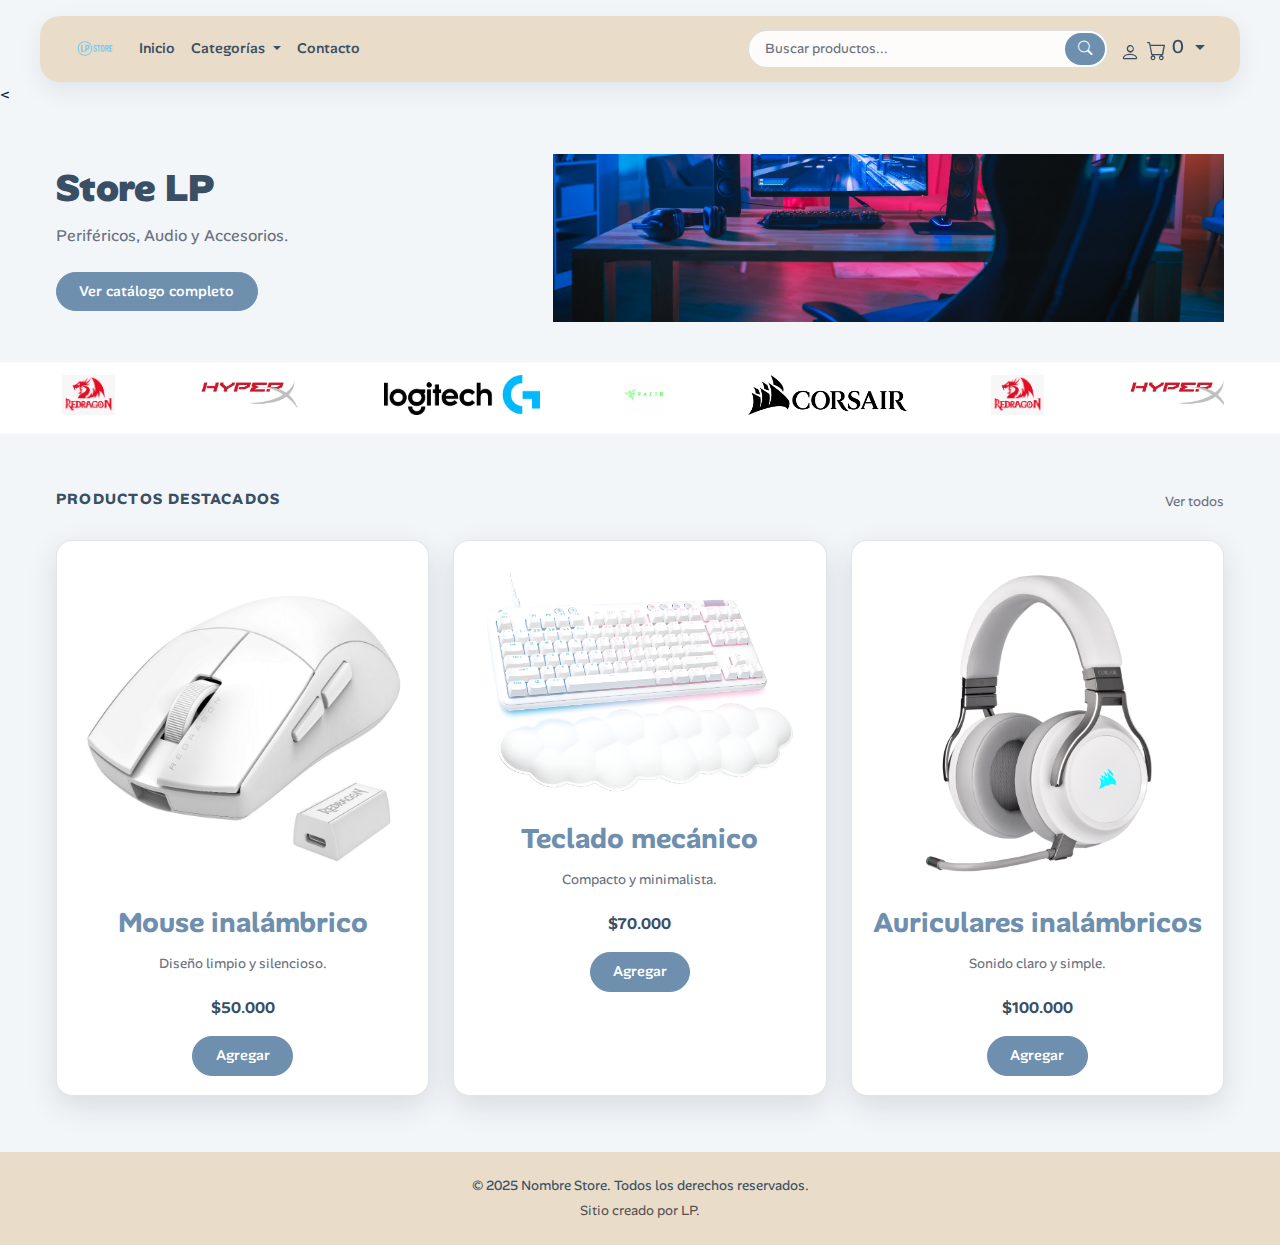
<file: index.html>
<!DOCTYPE html>
<html lang="es">

<head>
    <meta charset="UTF-8">
    <meta name="viewport" content="width=device-width, initial-scale=1.0">

    <title>Store LP | Periféricos y accesorios</title>
    <meta name="description" content="Tienda de periféricos, audio y accesorios.">
    <meta name="keywords" content="tienda, periféricos, teclados, mouse, auriculares, accesorios">
    <meta name="author" content="Lucho LP">

    <link rel="preconnect" href="https://fonts.googleapis.com">
    <link rel="preconnect" href="https://fonts.gstatic.com" crossorigin>
    <link href="https://fonts.googleapis.com/css2?family=Alan+Sans&display=swap" rel="stylesheet">

    <link href="https://cdn.jsdelivr.net/npm/bootstrap@5.3.2/dist/css/bootstrap.min.css" rel="stylesheet">
    <link rel="stylesheet" href="https://cdn.jsdelivr.net/npm/bootstrap-icons@1.11.3/font/bootstrap-icons.css">

    <link rel="stylesheet" href="styles/style.css">
</head>

<body>

    <!-- ================= HEADER ================= -->
    <header>
        <nav class="navbar custom-navbar navbar-expand-md">
            <div class="container">

                <a class="navbar-brand" href="index.html">
                    <img src="img/logos/lpstore.png" alt="Logo Store">
                </a>

                <button class="navbar-toggler" type="button" data-bs-toggle="collapse" data-bs-target="#mainNav"
                    aria-controls="mainNav" aria-expanded="false" aria-label="Toggle navigation">
                    <i class="bi bi-list"></i>
                </button>

                <div class="collapse navbar-collapse" id="mainNav">

                    <ul class="navbar-nav me-auto mb-2 mb-md-0">
                        <li class="nav-item">
                            <a class="nav-link active" href="index.html">Inicio</a>
                        </li>

                        <li class="nav-item dropdown">
                            <a class="nav-link dropdown-toggle" href="#" id="categoriasDropdown" role="button"
                                data-bs-toggle="dropdown" aria-expanded="false">
                                Categorías
                            </a>
                            <ul class="dropdown-menu" aria-labelledby="categoriasDropdown">
                                <li><a class="dropdown-item" href="pages/allprod.html">Todos los productos</a></li>
                                <li><a class="dropdown-item" href="pages/categoria1.html">Periféricos</a></li>
                                <li><a class="dropdown-item" href="pages/categoria2.html">Audio</a></li>
                                <li><a class="dropdown-item" href="pages/categoria3.html">Accesorios</a></li>
                            </ul>
                        </li>

                        <li class="nav-item">
                            <a class="nav-link" href="pages/contacto.html">Contacto</a>
                        </li>
                    </ul>

                    <!-- Buscador desktop -->
                    <form class="nav-search d-none d-md-flex" role="search">
                        <input class="nav-search-input" type="search" placeholder="Buscar productos..."
                            aria-label="Buscar">
                        <button class="nav-search-btn" type="submit">
                            <i class="bi bi-search"></i>
                        </button>
                    </form>

                    <!-- Acciones derecha -->
                    <div class="navbar-actions d-flex align-items-center gap-2">
                        <button class="icon-btn d-md-none" type="button">
                            <i class="bi bi-search"></i>
                        </button>

                        <a href="pages/cuenta.html" class="icon-link">
                            <i class="bi bi-person"></i>
                        </a>

                        <!-- CARRITO DROPDOWN -->
                        <div class="nav-item dropdown cart-dropdown">
                            <a class="icon-link dropdown-toggle position-relative" href="#" id="cartDropdown"
                                role="button" data-bs-toggle="dropdown" aria-expanded="false">
                                <i class="bi bi-cart"></i>
                                <span id="cart-count" class="cart-count-badge">0</span>
                            </a>

                            <div class="dropdown-menu dropdown-menu-end cart-menu p-3" aria-labelledby="cartDropdown">

                                <div class="cart-menu-header d-flex justify-content-between mb-2">
                                    <span>Carrito</span>
                                    <span id="mini-count" class="cart-count">0 items</span>
                                </div>

                                <p id="cart-empty-text" class="text-muted small">El carrito está vacío.</p>

                                <div id="cart-items"></div>

                                <div class="cart-menu-footer mt-2 pt-2 border-top">
                                    <span class="cart-total-label">Total:</span>
                                    <span id="cart-total" class="cart-total-price">$0</span>
                                </div>

                                <div class="cart-menu-actions mt-3">
                                    <button id="btn-empty-cart" class="btn btn-outline-dark btn-sm w-50">Vaciar</button>
                                    <button class="btn btn-dark btn-sm w-50">Comprar</button>
                                </div>

                            </div>
                        </div>
                    </div>

                </div>

            </div>
        </nav>
    </header>

    <!-- ================= MAIN ================= -->
    <main>

        <!-- HERO + BANNER LATERAL -->
        <<section class="hero">
            <div class="container">
                <div class="row align-items-center g-4">

                    <!-- IZQUIERDA -->
                    <div class="col-lg-5 col-md-6">
                        <div class="hero-text">
                            <h1>Store LP</h1>
                            <p>Periféricos, Audio y Accesorios.</p>
                            <a href="pages/allprod.html" class="btn btn-dark">Ver catálogo completo</a>
                        </div>
                    </div>

                    <!-- DERECHA (BANNER) -->
                    <div class="col-lg-7 col-md-6">
                        <div class="hero-banner-box">
                            <img src="img/logos/bannerhome.jpg" alt="Banner Store LP" class="hero-banner-img">
                        </div>
                    </div>

                </div>
            </div>
            </section>


            <!-- FRANJA DE MARCAS -->
            <section class="brands-strip">
                <div class="container">
                    <div class="brands-carousel">
                        <div class="brands-track">
                            <img src="img/logos/redragon.png" alt="Redragon">
                            <img src="img/logos/hyperx.png" alt="HyperX">
                            <img src="img/logos/logitech.png" alt="Logitech">
                            <img src="img/logos/razer.png" alt="Razer">
                            <img src="img/logos/corsair.png" alt="Corsair">

                            <img src="img/logos/redragon.png" alt="Redragon">
                            <img src="img/logos/hyperx.png" alt="HyperX">
                            <img src="img/logos/logitech.png" alt="Logitech">
                            <img src="img/logos/razer.png" alt="Razer">
                            <img src="img/logos/corsair.png" alt="Corsair">
                        </div>
                    </div>
                </div>
            </section>

            <!-- PRODUCTOS DESTACADOS -->
            <section id="destacados" class="destacados">
                <div class="container">

                    <div class="titulo-destacados">
                        <h2>Productos destacados</h2>
                        <a href="pages/allprod.html" class="ver-todos">Ver todos</a>
                    </div>

                    <div class="productos-grid">

                        <!-- Mouse destacado -->
                        <article class="producto-card">
                            <div class="producto-img">
                                <a href="pages/productos/mouse.html" class="product-link">
                                    <img src="img/productos/mouseblanco.jpeg" alt="Mouse inalámbrico">
                                </a>
                            </div>
                            <h3>
                                <a href="pages/productos/mouse.html" class="product-link">
                                    Mouse inalámbrico
                                </a>
                            </h3>
                            <p class="descripcion">Diseño limpio y silencioso.</p>
                            <p class="precio">$50.000</p>
                            <button class="btn btn-dark btn-add-cart" data-id="mouse1" data-name="Mouse inalámbrico"
                                data-price="50000">
                                Agregar
                            </button>
                        </article>

                        <!-- Teclado destacado -->
                        <article class="producto-card">
                            <div class="producto-img">
                                <a href="pages/productos/teclado.html" class="product-link">
                                    <img src="img/productos/teclado.jpeg" alt="Teclado mecánico">
                                </a>
                            </div>
                            <h3>
                                <a href="pages/productos/teclado.html" class="product-link">
                                    Teclado mecánico
                                </a>
                            </h3>
                            <p class="descripcion">Compacto y minimalista.</p>
                            <p class="precio">$70.000</p>
                            <button class="btn btn-dark btn-add-cart" data-id="teclado1" data-name="Teclado mecánico"
                                data-price="70000">
                                Agregar
                            </button>
                        </article>

                        <!-- Auriculares destacados -->
                        <article class="producto-card">
                            <div class="producto-img">
                                <a href="pages/productos/auriculares.html" class="product-link">
                                    <img src="img/productos/aricularblanco.jpg" alt="Auriculares inalámbricos">
                                </a>
                            </div>
                            <h3>
                                <a href="pages/productos/auriculares.html" class="product-link">
                                    Auriculares inalámbricos
                                </a>
                            </h3>
                            <p class="descripcion">Sonido claro y simple.</p>
                            <p class="precio">$100.000</p>
                            <button class="btn btn-dark btn-add-cart" data-id="auris1"
                                data-name="Auriculares inalámbricos" data-price="100000">
                                Agregar
                            </button>
                        </article>

                    </div>

                </div>
            </section>

    </main>

    <!-- ================= FOOTER ================= -->
    <footer class="footer">
        <div class="container footer-content">
            <p class="mb-1">© 2025 Nombre Store. Todos los derechos reservados.</p>
            <p class="mb-0 text-muted">Sitio creado por LP.</p>
        </div>
    </footer>

    <script src="https://cdn.jsdelivr.net/npm/bootstrap@5.3.2/dist/js/bootstrap.bundle.min.js"></script>
</body>

</html>
</file>
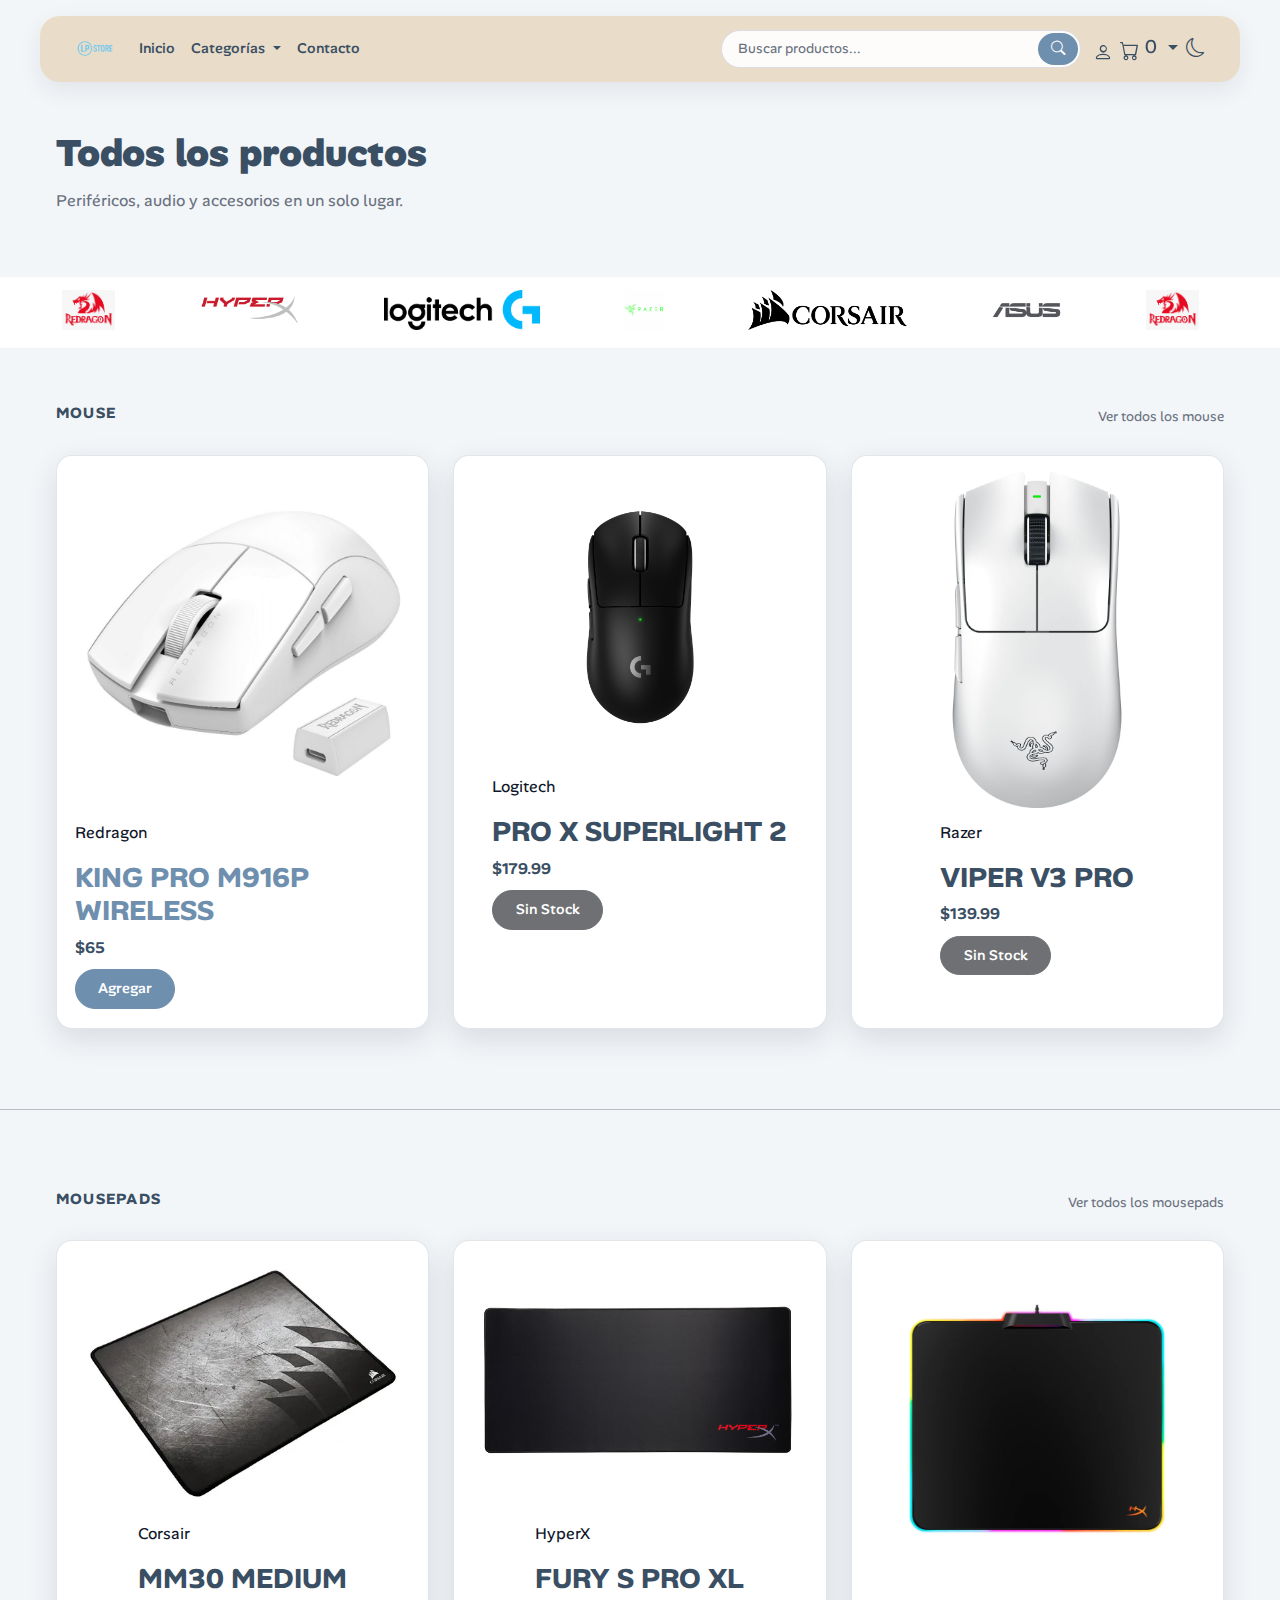
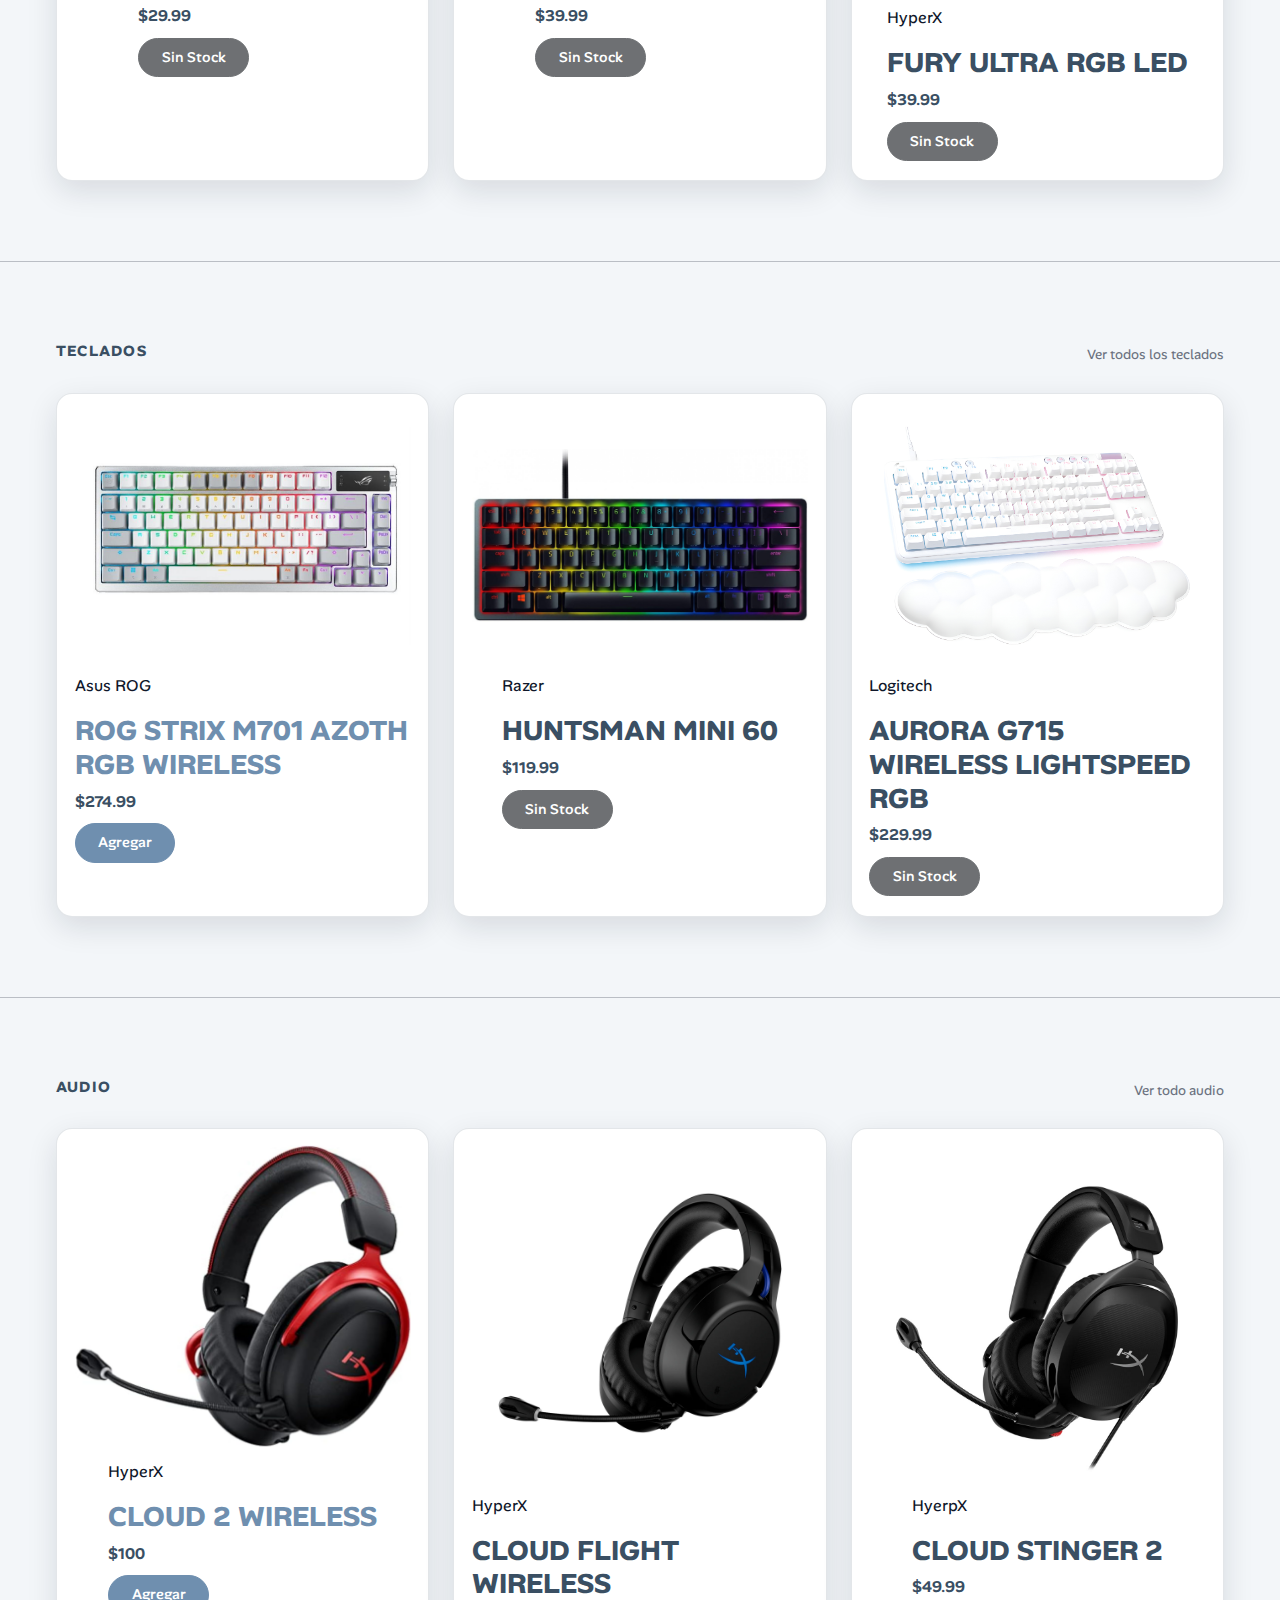
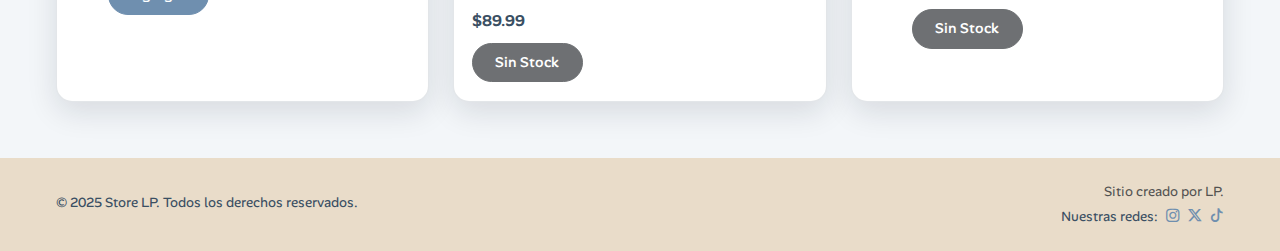
<file: pages/allprod.html>
<!DOCTYPE html>
<html lang="es" data-bs-theme="light">

<head>
    <meta charset="UTF-8">
    <meta name="viewport" content="width=device-width, initial-scale=1.0">

    <title>Todos los productos | Store LP</title>
    <meta name="description" content="Todos los productos de Store LP: periféricos, audio y accesorios.">
    <meta name="keywords"
        content="todos los productos, store lp, periféricos, audio, accesorios, mouse, teclados, mousepads">
    <meta name="author" content="Lucho LP">

    <link rel="preconnect" href="https://fonts.googleapis.com">
    <link rel="preconnect" href="https://fonts.gstatic.com" crossorigin>
    <link href="https://fonts.googleapis.com/css2?family=Alan+Sans&display=swap" rel="stylesheet">

    <link href="https://cdn.jsdelivr.net/npm/bootstrap@5.3.2/dist/css/bootstrap.min.css" rel="stylesheet">
    <link rel="stylesheet" href="https://cdn.jsdelivr.net/npm/bootstrap-icons@1.11.3/font/bootstrap-icons.css">

    <link rel="stylesheet" href="../styles/style.css">
</head>

<body>

    <!-- ================= HEADER ================= -->
    <header>
        <nav class="navbar custom-navbar navbar-expand-md">
            <div class="container">

                <a class="navbar-brand" href="../index.html">
                    <img src="../img/logos/lpstore.png" alt="Logo Store LP">
                </a>

                <button class="navbar-toggler" type="button" data-bs-toggle="collapse" data-bs-target="#mainNav"
                    aria-controls="mainNav" aria-expanded="false" aria-label="Toggle navigation">
                    <i class="bi bi-list"></i>
                </button>

                <div class="collapse navbar-collapse" id="mainNav">

                    <ul class="navbar-nav me-auto mb-2 mb-md-0">
                        <li class="nav-item">
                            <a class="nav-link" href="../index.html">Inicio</a>
                        </li>

                        <!-- Dropdown categorías -->
                        <li class="nav-item dropdown">
                            <a class="nav-link dropdown-toggle active" href="#" id="categoriasDropdown" role="button"
                                data-bs-toggle="dropdown" aria-expanded="false">
                                Categorías
                            </a>
                            <ul class="dropdown-menu" aria-labelledby="categoriasDropdown">
                                <li><a class="dropdown-item active" href="allprod.html">Todos los productos</a></li>
                                <li><a class="dropdown-item" href="categoria-mouse.html">Mouse</a></li>
                                <li><a class="dropdown-item" href="categoria-mousepad.html">Mousepad</a></li>
                                <li><a class="dropdown-item" href="categoria-teclados.html">Teclado</a></li>
                                <li><a class="dropdown-item" href="categoria-audio.html">Audio</a></li>
                            </ul>
                        </li>

                        <li class="nav-item">
                            <a class="nav-link" href="contacto.html">Contacto</a>
                        </li>
                    </ul>

                    <!-- Buscador desktop -->
                    <form class="nav-search d-none d-md-flex" role="search">
                        <input class="nav-search-input" type="search" placeholder="Buscar productos..."
                            aria-label="Buscar">
                        <button class="nav-search-btn" type="submit">
                            <i class="bi bi-search"></i>
                        </button>
                    </form>

                    <!-- Acciones derecha -->
                    <div class="navbar-actions d-flex align-items-center gap-2">
                        <!-- Buscador mobile -->
                        <button class="icon-btn d-md-none" type="button">
                            <i class="bi bi-search"></i>
                        </button>

                        <!-- 1) CUENTA -->
                        <a href="cuenta.html" class="icon-link">
                            <i class="bi bi-person"></i>
                        </a>

                        <!-- 2) CARRITO -->
                        <div class="nav-item dropdown cart-dropdown">
                            <a class="icon-link dropdown-toggle position-relative" href="#" id="cartDropdown"
                                role="button" data-bs-toggle="dropdown" aria-expanded="false">
                                <i class="bi bi-cart"></i>
                                <span id="cart-count" class="cart-count-badge">0</span>
                            </a>

                            <div class="dropdown-menu dropdown-menu-end cart-menu p-3" aria-labelledby="cartDropdown">
                                <div class="cart-menu-header d-flex justify-content-between mb-2">
                                    <span>Carrito</span>
                                    <span id="mini-count" class="cart-count">0 items</span>
                                </div>

                                <p id="cart-empty-text" class="text-muted small">El carrito está vacío.</p>

                                <div id="cart-items"></div>

                                <div class="cart-menu-footer mt-2 pt-2 border-top d-flex justify-content-between">
                                    <span class="cart-total-label">Total:</span>
                                    <span id="cart-total" class="cart-total-price">$0</span>
                                </div>

                                <div class="cart-menu-actions mt-3 d-flex gap-2">
                                    <button id="btn-empty-cart" class="btn btn-outline-dark btn-sm w-50">Vaciar</button>
                                    <button class="btn btn-dark btn-sm w-50">Comprar</button>
                                </div>
                            </div>
                        </div>

                        <!-- 3) MODO OSCURO / CLARO -->
                        <button id="themeToggle" class="icon-btn" type="button" aria-label="Cambiar tema">
                            <i class="bi bi-moon"></i>
                        </button>
                    </div>

                </div>

            </div>
        </nav>
    </header>

    <!-- ================= MAIN ================= -->
    <main>

        <!-- HERO SOLO TÍTULO -->
        <section class="hero">
            <div class="container">
                <div class="row align-items-center g-4">
                    <div class="col-12">
                        <div class="hero-text">
                            <h1>Todos los productos</h1>
                            <p>Periféricos, audio y accesorios en un solo lugar.</p>
                        </div>
                    </div>
                </div>
            </div>
        </section>

        <!-- CARRUSEL DE MARCAS  -->
        <section class="brands-strip">
            <div class="container">
                <div class="brands-carousel">
                    <div class="brands-track">
                        <!-- Secuencia 1 -->
                        <img src="../img/logos/redragon.png" alt="Redragon">
                        <img src="../img/logos/hyperx.png" alt="HyperX">
                        <img src="../img/logos/logitech.png" alt="Logitech">
                        <img src="../img/logos/razer.png" alt="Razer">
                        <img src="../img/logos/corsair.png" alt="Corsair">
                        <img src="../img/logos/asus.png" alt="Asus">

                        <!-- Secuencia 2 -->
                        <img src="../img/logos/redragon.png" alt="Redragon">
                        <img src="../img/logos/hyperx.png" alt="HyperX">
                        <img src="../img/logos/logitech.png" alt="Logitech">
                        <img src="../img/logos/razer.png" alt="Razer">
                        <img src="../img/logos/corsair.png" alt="Corsair">
                        <img src="../img/logos/asus.png" alt="Asus">

                        <!-- Secuencia 3 -->
                        <img src="../img/logos/redragon.png" alt="Redragon">
                        <img src="../img/logos/hyperx.png" alt="HyperX">
                        <img src="../img/logos/logitech.png" alt="Logitech">
                        <img src="../img/logos/razer.png" alt="Razer">
                        <img src="../img/logos/corsair.png" alt="Corsair">
                        <img src="../img/logos/asus.png" alt="Asus">
                    </div>
                </div>
            </div>
        </section>

        <!-- =============== MOUSE =============== -->
        <section class="destacados">
            <div class="container">

                <div class="titulo-destacados">
                    <h2>Mouse</h2>
                    <a href="categoria-mouse.html" class="ver-todos">Ver todos los mouse</a>
                </div>

                <div class="productos-grid">

                    <!-- 1. Mouse (EJ REAL, clickeable) -->
                    <article class="producto-card">
                        <div class="producto-img">
                            <a href="productos/mouses/redragon-king.html" class="product-link">
                                <img src="../img/productos/mouses/redragon-king.jpeg" alt="Redragon-King">
                            </a>
                        </div>

                        <div class="producto-body">
                            <p class="producto-marca">Redragon</p>
                            <h3 class="producto-nombre">
                                <a href="productos/mouses/redragon-king.html" class="product-link">
                                    KING PRO M916P WIRELESS
                                </a>
                            </h3>
                            <p class="precio">$65</p>
                            <button class="btn btn-dark btn-add-cart" data-id="mouse1" data-name="Redragon-King"
                                data-price="65">
                                Agregar
                            </button>
                        </div>
                    </article>

                    <!-- 2. Mouse ejemplo -->
                    <article class="producto-card">
                        <div class="producto-img">
                            <img src="../img/productos/mouses/logitech-superlightx2.png" alt="Logitech-Superlight2">
                        </div>

                        <div class="producto-body">
                            <p class="producto-marca">Logitech</p>
                            <h3 class="producto-nombre">PRO X SUPERLIGHT 2</h3>
                            <p class="precio">$179.99</p>
                            <button class="btn btn-dark disabled">
                                Sin Stock
                            </button>
                        </div>
                    </article>

                    <!-- 3. Mouse ejemplo -->
                    <article class="producto-card">
                        <div class="producto-img">
                            <img src="../img/productos/mouses/razer-v3pro.jpg" alt="Razer-v3">
                        </div>

                        <div class="producto-body">
                            <p class="producto-marca">Razer</p>
                            <h3 class="producto-nombre">VIPER V3 PRO</h3>
                            <p class="precio">$139.99</p>
                            <button class="btn btn-dark disabled">
                                Sin Stock
                            </button>
                        </div>
                    </article>
                </div>

            </div>
        </section>

        <hr class="my-4">

        <!-- =============== MOUSEPADS =============== -->
        <section class="destacados">
            <div class="container">

                <div class="titulo-destacados">
                    <h2>Mousepads</h2>
                    <a href="categoria-mousepad.html" class="ver-todos">Ver todos los mousepads</a>
                </div>

                <div class="productos-grid">
                    <!-- 1. Mousepad ejemplo -->
                    <article class="producto-card">
                        <div class="producto-img">
                            <img src="../img/productos/mousepad/corsair-medium.webp" alt="corsair-medium">
                        </div>

                        <div class="producto-body">
                            <p class="producto-marca">Corsair</p>
                            <h3 class="producto-nombre">MM30 MEDIUM</h3>
                            <p class="precio">$29.99</p>
                            <button class="btn btn-dark disabled">
                                Sin Stock
                            </button>
                        </div>
                    </article>

                    <!-- 2. Mousepad ejemplo -->
                    <article class="producto-card">
                        <div class="producto-img">
                            <img src="../img/productos/mousepad/hyperx-furys-large.jpg" alt="hyperx-furys-large">
                        </div>

                        <div class="producto-body">
                            <p class="producto-marca">HyperX</p>
                            <h3 class="producto-nombre">FURY S PRO XL</h3>
                            <p class="precio">$39.99</p>
                            <button class="btn btn-dark disabled">
                                Sin Stock
                            </button>
                        </div>
                    </article>

                    <!-- 3. Mousepad ejemplo -->
                    <article class="producto-card">
                        <div class="producto-img">
                            <img src="../img/productos/mousepad/hyperx-furyultra.webp" alt="HyperX-FuryUltra">
                        </div>

                        <div class="producto-body">
                            <p class="producto-marca">HyperX</p>
                            <h3 class="producto-nombre">FURY ULTRA RGB LED</h3>
                            <p class="precio">$39.99</p>
                            <button class="btn btn-dark disabled">
                                Sin Stock
                            </button>
                        </div>
                    </article>
                </div>

            </div>
        </section>

        <hr class="my-4">

        <!-- =============== TECLADOS =============== -->
        <section class="destacados">
            <div class="container">

                <div class="titulo-destacados">
                    <h2>Teclados</h2>
                    <a href="categoria-teclados.html" class="ver-todos">Ver todos los teclados</a>
                </div>

                <div class="productos-grid">

                    <!-- 1. Teclado (EJ REAL, clickeable) -->
                    <article class="producto-card">
                        <div class="producto-img">
                            <a href="productos/teclados/asus-m701.html" class="product-link">
                                <img src="../img/productos/teclados/asus-m701.jpg" alt="Asus-M701">
                            </a>
                        </div>

                        <div class="producto-body">
                            <p class="producto-marca">Asus ROG</p>
                            <h3 class="producto-nombre">
                                <a href="productos/teclados/asus-m701.html" class="product-link">
                                    ROG STRIX M701 AZOTH RGB WIRELESS
                                </a>
                            </h3>
                            <p class="precio">$274.99</p>
                            <button class="btn btn-dark btn-add-cart" data-id="tecladoM701" data-name="asus-m701"
                                data-price="274.99">
                                Agregar
                            </button>
                        </div>
                    </article>

                    <!-- 2. Teclado ejemplo -->
                    <article class="producto-card">
                        <div class="producto-img">
                            <img src="../img/productos/teclados/razer-hm.jpeg" alt="Razer-HM">
                        </div>

                        <div class="producto-body">
                            <p class="producto-marca">Razer</p>
                            <h3 class="producto-nombre">HUNTSMAN MINI 60</h3>
                            <p class="precio">$119.99</p>
                            <button class="btn btn-dark disabled">
                                Sin Stock
                            </button>
                        </div>
                    </article>

                    <!-- 3. Teclado ejemplo -->
                    <article class="producto-card">
                        <div class="producto-img">
                            <img src="../img/productos/teclados/logitech-g715.jpeg" alt="Aurora-G715">
                        </div>

                        <div class="producto-body">
                            <p class="producto-marca">Logitech</p>
                            <h3 class="producto-nombre"> AURORA G715 WIRELESS LIGHTSPEED RGB</h3>
                            <p class="precio">$229.99</p>
                            <button class="btn btn-dark disabled">
                                Sin Stock
                            </button>
                        </div>
                    </article>


                </div>

            </div>
        </section>

        <hr class="my-4">

        <!-- =============== AUDIO =============== -->
        <section class="destacados">
            <div class="container">

                <div class="titulo-destacados">
                    <h2>Audio</h2>
                    <a href="categoria-audio.html" class="ver-todos">Ver todo audio</a>
                </div>

                <div class="productos-grid">
                    <!-- 1. Auriculares (EJ REAL, clickeable) -->
                    <article class="producto-card">
                        <div class="producto-img">
                            <a href="productos/audio/hyperx-cloud2.html" class="product-link">
                                <img src="../img/productos/audio/hyperx-cloud2.jpg" alt="Hyperx-cloud2">
                            </a>
                        </div>

                        <div class="producto-body">
                            <p class="producto-marca">HyperX</p>
                            <h3 class="producto-nombre">
                                <a href="productos/audio/hyperx-cloud2.html" class="product-link">
                                    CLOUD 2 WIRELESS
                                </a>
                            </h3>
                            <p class="precio">$100</p>
                            <button class="btn btn-dark btn-add-cart" data-id="auris1"
                                data-name="Auriculares inalámbricos" data-price="100">
                                Agregar
                            </button>
                        </div>
                    </article>

                    <!-- 2. Auriculares ejemplo -->
                    <article class="producto-card">
                        <div class="producto-img">
                            <img src="../img/productos/audio/hyperx-cloudflight.webp" alt="Cloud-flight">
                        </div>

                        <div class="producto-body">
                            <p class="producto-marca">HyperX</p>
                            <h3 class="producto-nombre">CLOUD FLIGHT WIRELESS</h3>
                            <p class="precio">$89.99</p>
                            <button class="btn btn-dark disabled">
                                Sin Stock
                            </button>
                        </div>
                    </article>

                    <!-- 3. Auriculares ejemplo -->
                    <article class="producto-card">
                        <div class="producto-img">
                            <img src="../img/productos/audio/hyperx-cloudstinger2.jpg" alt="Hyperx-Cloud-Stinger">
                        </div>

                        <div class="producto-body">
                            <p class="producto-marca">HyerpX</p>
                            <h3 class="producto-nombre">CLOUD STINGER 2</h3>
                            <p class="precio">$49.99</p>
                            <button class="btn btn-dark disabled">
                                Sin Stock
                            </button>
                        </div>
                    </article>
                </div>

            </div>
        </section>

    </main>

    <!-- ================= FOOTER ================= -->
    <footer class="footer">
        <div
            class="container footer-content d-flex flex-column flex-md-row justify-content-between align-items-center gap-2">
            <!-- Izquierda -->
            <div class="footer-left">
                <p class="mb-1">© 2025 Store LP. Todos los derechos reservados.</p>
            </div>

            <!-- Derecha -->
            <div class="footer-right text-md-end text-center">
                <p class="mb-1 text-muted">Sitio creado por LP.</p>

                <div
                    class="footer-social d-flex align-items-center justify-content-md-end justify-content-center gap-2">
                    <span class="footer-social-label">Nuestras redes:</span>

                    <a href="https://www.instagram.com/" target="_blank" aria-label="Instagram">
                        <i class="bi bi-instagram"></i>
                    </a>

                    <a href="https://x.com/" target="_blank" aria-label="X (Twitter)">
                        <i class="bi bi-twitter-x"></i>
                    </a>

                    <a href="https://www.tiktok.com/" target="_blank" aria-label="TikTok">
                        <i class="bi bi-tiktok"></i>
                    </a>
                </div>
            </div>
        </div>
    </footer>

    <script src="https://cdn.jsdelivr.net/npm/bootstrap@5.3.2/dist/js/bootstrap.bundle.min.js"></script>
    <!-- JS global del tema (modo oscuro / claro) -->
    <script src="../scripts/theme.js"></script>
</body>

</html>
</file>
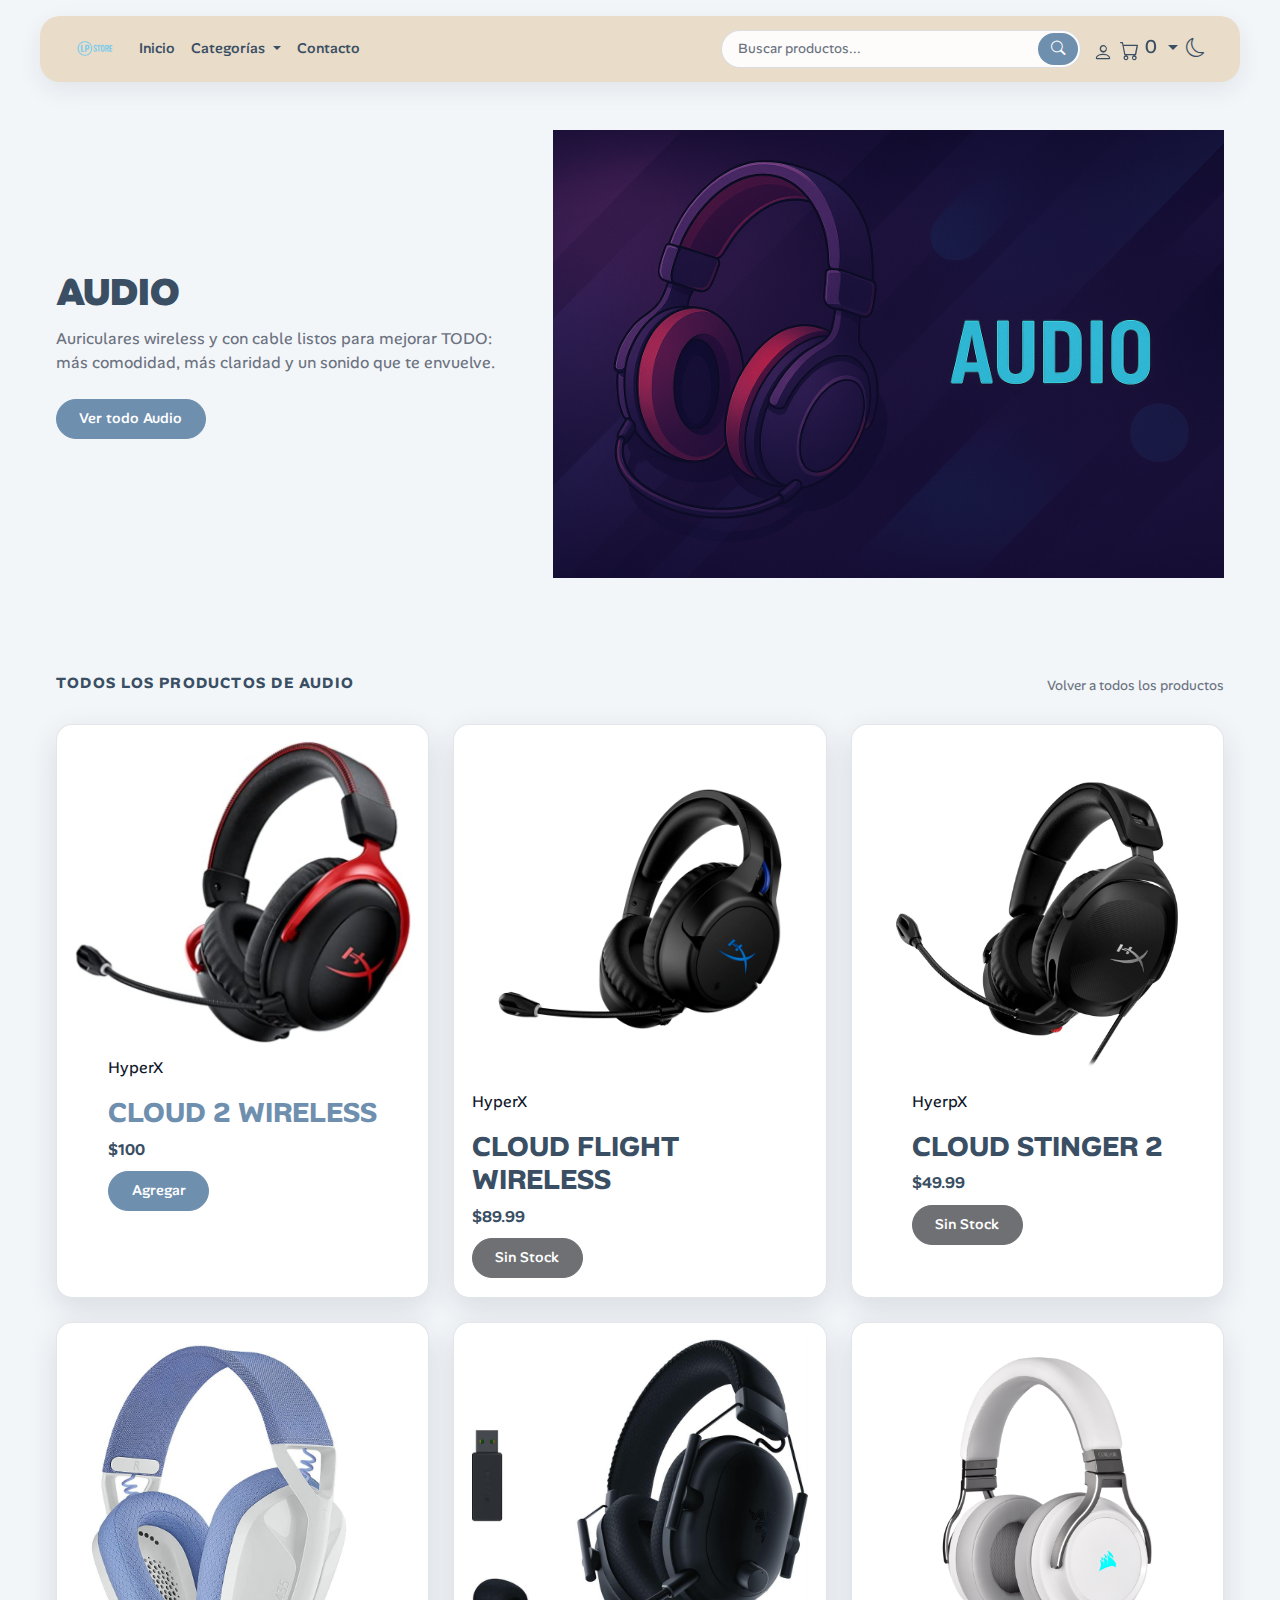
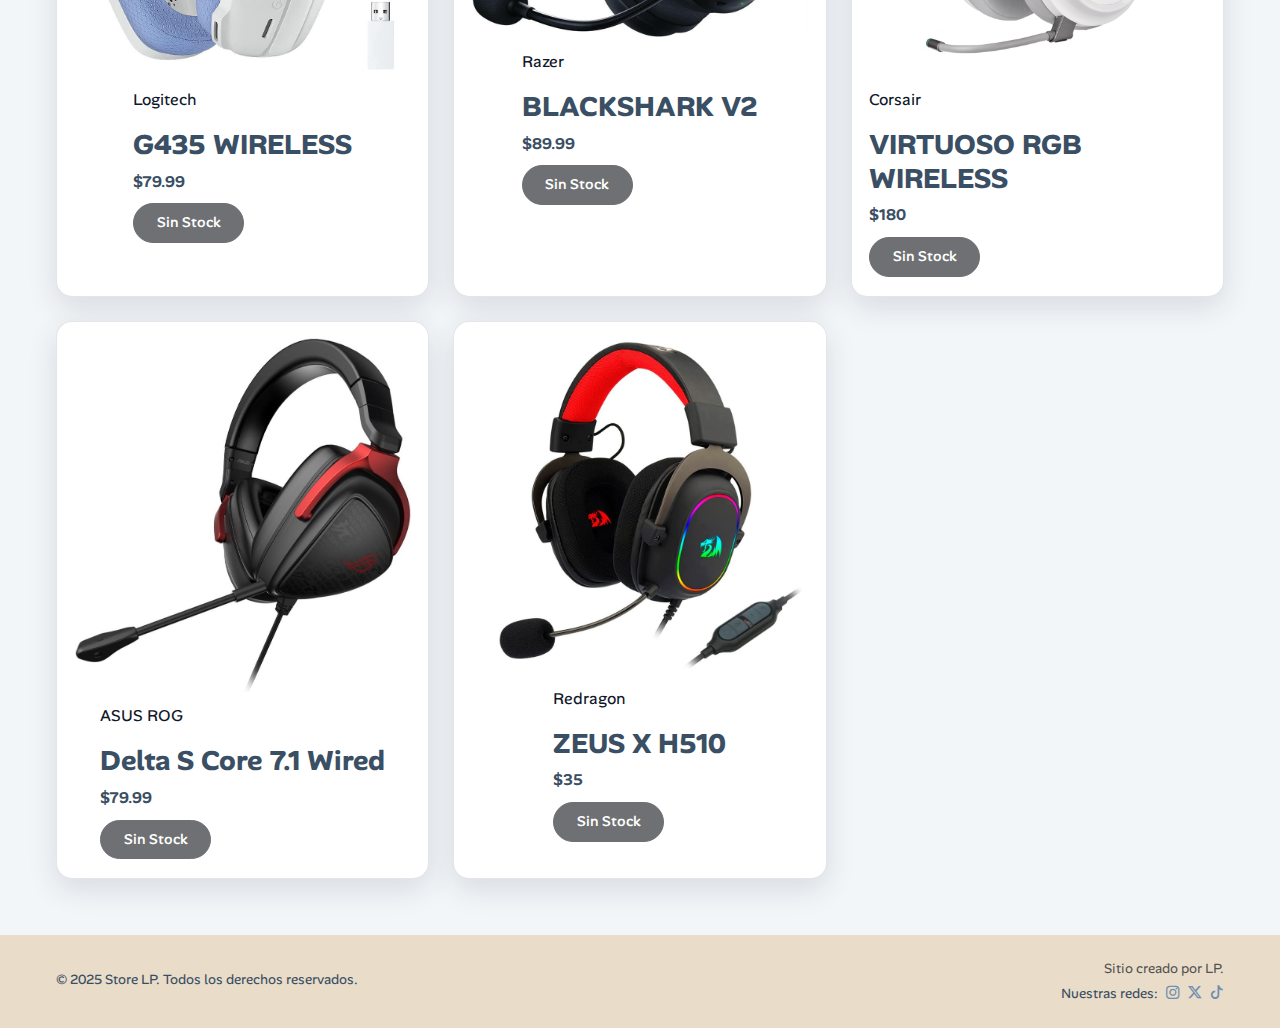
<file: pages/categoria-audio.html>
<!DOCTYPE html>
<html lang="es" data-bs-theme="light">

<head>
    <meta charset="UTF-8">
    <meta name="viewport" content="width=device-width, initial-scale=1.0">

    <title>Audio | Store LP</title>
    <meta name="description" content="Auriculares y audio de Store LP para gaming, estudio y uso diario.">
    <meta name="keywords" content="audio, auriculares, cascos, gamer, musica, store lp">
    <meta name="author" content="Lucho LP">

    <link rel="preconnect" href="https://fonts.googleapis.com">
    <link rel="preconnect" href="https://fonts.gstatic.com" crossorigin>
    <link href="https://fonts.googleapis.com/css2?family=Alan+Sans&display=swap" rel="stylesheet">

    <link href="https://cdn.jsdelivr.net/npm/bootstrap@5.3.2/dist/css/bootstrap.min.css" rel="stylesheet">
    <link rel="stylesheet" href="https://cdn.jsdelivr.net/npm/bootstrap-icons@1.11.3/font/bootstrap-icons.css">

    <link rel="stylesheet" href="../styles/style.css">
</head>

<body>

    <!-- ================= HEADER ================= -->
    <header>
        <nav class="navbar custom-navbar navbar-expand-md">
            <div class="container">

                <!-- Logo -->
                <a class="navbar-brand" href="../index.html">
                    <img src="../img/logos/lpstore.png" alt="Logo Store LP">
                </a>

                <button class="navbar-toggler" type="button" data-bs-toggle="collapse" data-bs-target="#mainNav"
                    aria-controls="mainNav" aria-expanded="false" aria-label="Toggle navigation">
                    <i class="bi bi-list"></i>
                </button>

                <div class="collapse navbar-collapse" id="mainNav">

                    <ul class="navbar-nav me-auto mb-2 mb-md-0">
                        <li class="nav-item">
                            <a class="nav-link" href="../index.html">Inicio</a>
                        </li>

                        <!-- Dropdown categorías  -->
                        <li class="nav-item dropdown">
                            <a class="nav-link dropdown-toggle active" href="#" id="categoriasDropdown" role="button"
                                data-bs-toggle="dropdown" aria-expanded="false">
                                Categorías
                            </a>
                            <ul class="dropdown-menu" aria-labelledby="categoriasDropdown">
                                <li><a class="dropdown-item" href="allprod.html">Todos los productos</a></li>
                                <li><a class="dropdown-item" href="categoria-mouse.html">Mouse</a></li>
                                <li><a class="dropdown-item" href="categoria-mousepad.html">Mousepad</a></li>
                                <li><a class="dropdown-item" href="categoria-teclados.html">Teclado</a></li>
                                <li><a class="dropdown-item active" href="categoria-audio.html">Audio</a></li>
                            </ul>
                        </li>

                        <li class="nav-item">
                            <a class="nav-link" href="contacto.html">Contacto</a>
                        </li>
                    </ul>

                    <!-- Buscador -->
                    <form class="nav-search d-none d-md-flex" role="search">
                        <input class="nav-search-input" type="search" placeholder="Buscar productos..."
                            aria-label="Buscar">
                        <button class="nav-search-btn" type="submit">
                            <i class="bi bi-search"></i>
                        </button>
                    </form>

                    <!-- Acciones derecha -->
                    <div class="navbar-actions d-flex align-items-center gap-2">
                        <!-- Buscador mobile -->
                        <button class="icon-btn d-md-none" type="button">
                            <i class="bi bi-search"></i>
                        </button>

                        <!-- Cuenta -->
                        <a href="cuenta.html" class="icon-link">
                            <i class="bi bi-person"></i>
                        </a>

                        <!-- Carrito -->
                        <div class="nav-item dropdown cart-dropdown">
                            <a class="icon-link dropdown-toggle position-relative" href="#" id="cartDropdown"
                                role="button" data-bs-toggle="dropdown" aria-expanded="false">
                                <i class="bi bi-cart"></i>
                                <span id="cart-count" class="cart-count-badge">0</span>
                            </a>

                            <div class="dropdown-menu dropdown-menu-end cart-menu p-3" aria-labelledby="cartDropdown">
                                <div class="cart-menu-header d-flex justify-content-between mb-2">
                                    <span>Carrito</span>
                                    <span id="mini-count" class="cart-count">0 items</span>
                                </div>

                                <p id="cart-empty-text" class="text-muted small">El carrito está vacío.</p>

                                <div id="cart-items"></div>

                                <div class="cart-menu-footer mt-2 pt-2 border-top d-flex justify-content-between">
                                    <span class="cart-total-label">Total:</span>
                                    <span id="cart-total" class="cart-total-price">$0</span>
                                </div>

                                <div class="cart-menu-actions mt-3 d-flex gap-2">
                                    <button id="btn-empty-cart" class="btn btn-outline-dark btn-sm w-50">Vaciar</button>
                                    <button class="btn btn-dark btn-sm w-50">Comprar</button>
                                </div>
                            </div>
                        </div>

                        <!-- Modo oscuro / claro -->
                        <button id="themeToggle" class="icon-btn" type="button" aria-label="Cambiar tema">
                            <i class="bi bi-moon"></i>
                        </button>
                    </div>

                </div>

            </div>
        </nav>
    </header>

    <!-- ================= MAIN ================= -->
    <main>

        <!-- HERO -->
        <section class="hero">
            <div class="container">
                <div class="row align-items-center g-4">

                    <!-- Texto -->
                    <div class="col-lg-5 col-md-6">
                        <div class="hero-text">
                            <h1>AUDIO</h1>
                            <p>Auriculares wireless y con cable listos para mejorar TODO: más comodidad, más claridad y
                                un sonido que te envuelve.</p>
                            <a href="#audio" class="btn btn-dark">Ver todo Audio</a>
                        </div>
                    </div>

                    <!-- Banner -->
                    <div class="col-lg-7 col-md-6">
                        <div class="hero-banner-box">
                            <img src="../img/logos/banneraudio.png" alt="Audio Store LP" class="hero-banner-img">
                        </div>
                    </div>

                </div>
            </div>
        </section>

        <!-- GRID AUDIO -->
        <section id="audio" class="destacados">
            <div class="container">

                <div class="titulo-destacados">
                    <h2>Todos los productos de audio</h2>
                    <a href="allprod.html" class="ver-todos">Volver a todos los productos</a>
                </div>

                <div class="productos-grid">

                    <!-- 1. Auriculares (EJ REAL, clickeable) -->
                    <article class="producto-card">
                        <div class="producto-img">
                            <a href="productos/audio/hyperx-cloud2.html" class="product-link">
                                <img src="../img/productos/audio/hyperx-cloud2.jpg" alt="Hyperx-cloud2">
                            </a>
                        </div>

                        <div class="producto-body">
                            <p class="producto-marca">HyperX</p>
                            <h3 class="producto-nombre">
                                <a href="productos/audio/hyperx-cloud2.html" class="product-link">
                                    CLOUD 2 WIRELESS
                                </a>
                            </h3>
                            <p class="precio">$100</p>
                            <button class="btn btn-dark btn-add-cart" data-id="auris1"
                                data-name="Auriculares inalámbricos" data-price="100">
                                Agregar
                            </button>
                        </div>
                    </article>

                    <!-- 2. Auriculares ejemplo -->
                    <article class="producto-card">
                        <div class="producto-img">
                            <img src="../img/productos/audio/hyperx-cloudflight.webp" alt="Cloud-flight">
                        </div>

                        <div class="producto-body">
                            <p class="producto-marca">HyperX</p>
                            <h3 class="producto-nombre">CLOUD FLIGHT WIRELESS</h3>
                            <p class="precio">$89.99</p>
                            <button class="btn btn-dark disabled">
                                Sin Stock
                            </button>
                        </div>
                    </article>

                    <!-- 3. Auriculares ejemplo -->
                    <article class="producto-card">
                        <div class="producto-img">
                            <img src="../img/productos/audio/hyperx-cloudstinger2.jpg" alt="Hyperx-Cloud-Stinger">
                        </div>

                        <div class="producto-body">
                            <p class="producto-marca">HyerpX</p>
                            <h3 class="producto-nombre">CLOUD STINGER 2</h3>
                            <p class="precio">$49.99</p>
                            <button class="btn btn-dark disabled">
                                Sin Stock
                            </button>
                        </div>
                    </article>

                    <!-- 4. Auriculares ejemplo -->
                    <article class="producto-card">
                        <div class="producto-img">
                            <img src="../img/productos/audio/logitech-g435.jpeg" alt="Logitech-G435">
                        </div>

                        <div class="producto-body">
                            <p class="producto-marca">Logitech</p>
                            <h3 class="producto-nombre">G435 WIRELESS</h3>
                            <p class="precio">$79.99</p>
                            <button class="btn btn-dark disabled">
                                Sin Stock
                            </button>
                        </div>
                    </article>

                    <!-- 5. Auriculares ejemplo -->
                    <article class="producto-card">
                        <div class="producto-img">
                            <img src="../img/productos/audio/razer-blacksharkv2.jpg" alt="razer-blacksharkv2">
                        </div>

                        <div class="producto-body">
                            <p class="producto-marca">Razer</p>
                            <h3 class="producto-nombre">BLACKSHARK V2</h3>
                            <p class="precio">$89.99</p>
                            <button class="btn btn-dark disabled">
                                Sin Stock
                            </button>
                        </div>
                    </article>

                    <!-- 6. Auriculares ejemplo -->
                    <article class="producto-card">
                        <div class="producto-img">
                            <img src="../img/productos/audio/corsair-virtuoso.jpg" alt="Corsair-Virtuoso">
                        </div>

                        <div class="producto-body">
                            <p class="producto-marca">Corsair</p>
                            <h3 class="producto-nombre">VIRTUOSO RGB WIRELESS</h3>
                            <p class="precio">$180</p>
                            <button class="btn btn-dark disabled">
                                Sin Stock
                            </button>
                        </div>
                    </article>

                    <!-- 7. Auriculares ejemplo -->
                    <article class="producto-card">
                        <div class="producto-img">
                            <img src="../img/productos/audio/asus-rog-deltas.jpg" alt="Asus-Rog-DeltaS">
                        </div>

                        <div class="producto-body">
                            <p class="producto-marca">ASUS ROG</p>
                            <h3 class="producto-nombre">Delta S Core 7.1 Wired</h3>
                            <p class="precio">$79.99</p>
                            <button class="btn btn-dark disabled">
                                Sin Stock
                            </button>
                        </div>
                    </article>

                    <!-- 8. Auriculares ejemplo -->
                    <article class="producto-card">
                        <div class="producto-img">
                            <img src="../img/productos/audio/redragon-zeush510.jpeg" alt="Redragon-Zeus-H510">
                        </div>

                        <div class="producto-body">
                            <p class="producto-marca">Redragon</p>
                            <h3 class="producto-nombre">ZEUS X H510</h3>
                            <p class="precio">$35</p>
                            <button class="btn btn-dark disabled">
                                Sin Stock
                            </button>
                        </div>
                    </article>

                </div>

            </div>
        </section>

    </main>

    <!-- ================= FOOTER ================= -->
    <footer class="footer">
        <div
            class="container footer-content d-flex flex-column flex-md-row justify-content-between align-items-center gap-2">
            <!-- Izquierda -->
            <div class="footer-left">
                <p class="mb-1">© 2025 Store LP. Todos los derechos reservados.</p>
            </div>

            <!-- Derecha -->
            <div class="footer-right text-md-end text-center">
                <p class="mb-1 text-muted">Sitio creado por LP.</p>

                <div
                    class="footer-social d-flex align-items-center justify-content-md-end justify-content-center gap-2">
                    <span class="footer-social-label">Nuestras redes:</span>

                    <a href="https://www.instagram.com/" target="_blank" aria-label="Instagram">
                        <i class="bi bi-instagram"></i>
                    </a>

                    <a href="https://x.com/" target="_blank" aria-label="X (Twitter)">
                        <i class="bi bi-twitter-x"></i>
                    </a>

                    <a href="https://www.tiktok.com/" target="_blank" aria-label="TikTok">
                        <i class="bi bi-tiktok"></i>
                    </a>
                </div>
            </div>
        </div>
    </footer>

    <!-- JS de Bootstrap -->
    <script src="https://cdn.jsdelivr.net/npm/bootstrap@5.3.2/dist/js/bootstrap.bundle.min.js"></script>
    <!-- JS global del tema (modo oscuro / claro) -->
    <script src="../scripts/theme.js"></script>

</body>

</html>
</file>
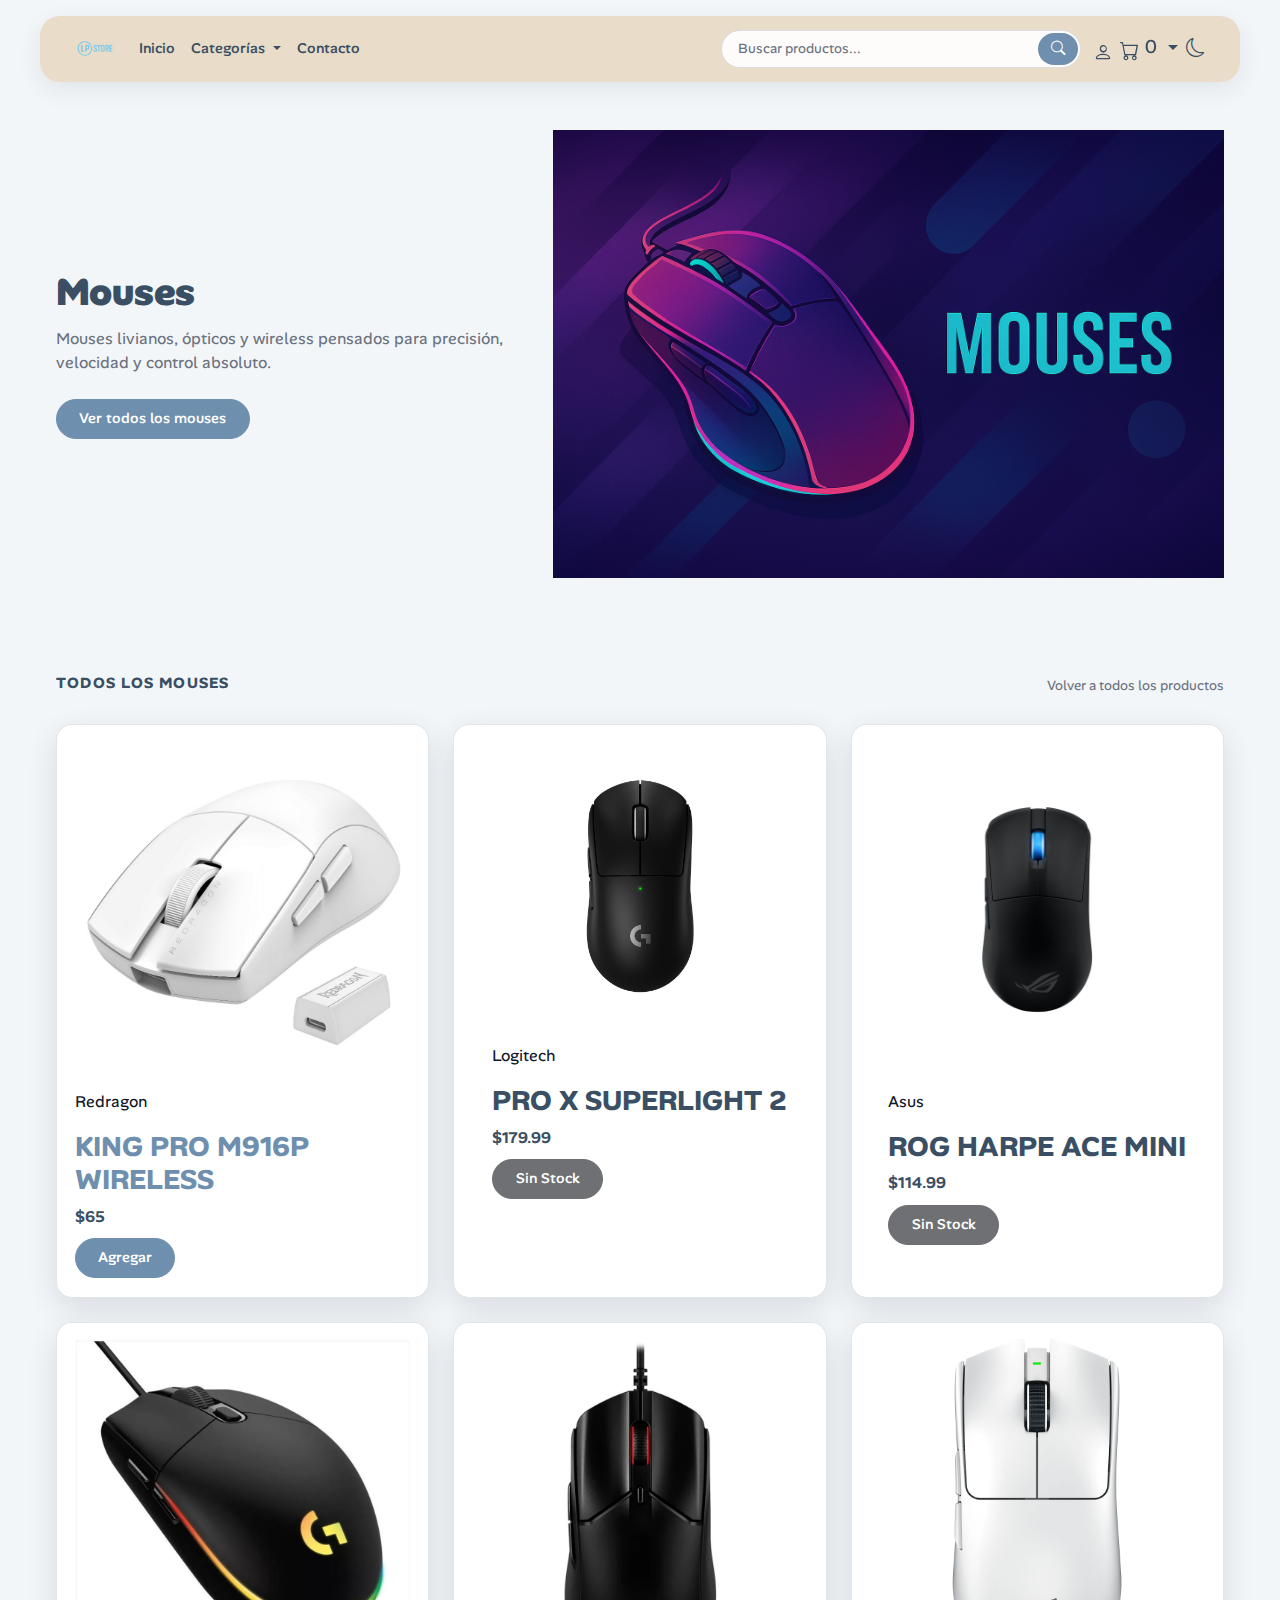
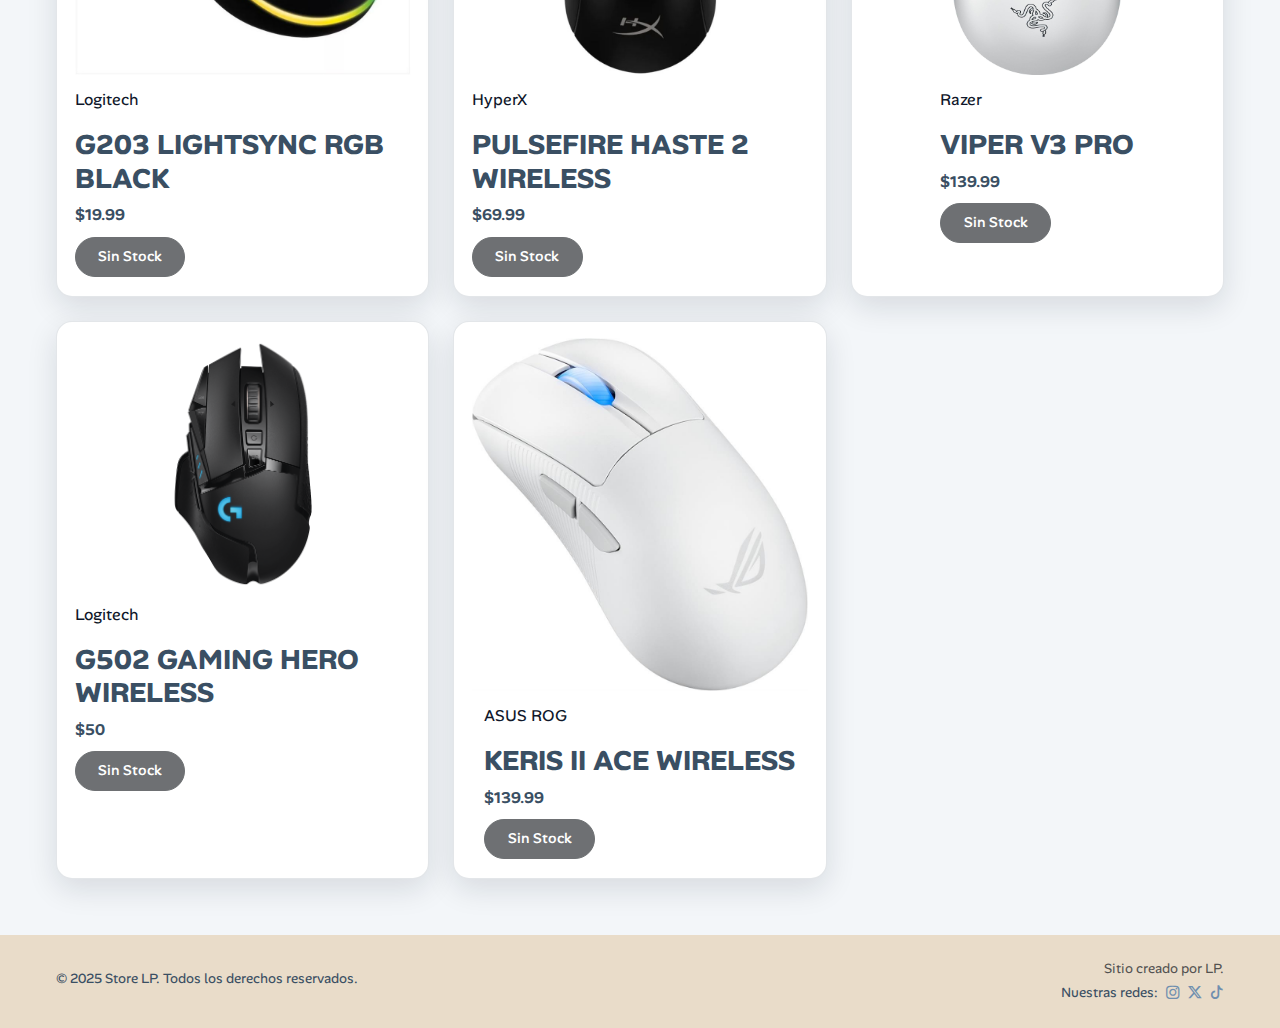
<file: pages/categoria-mouse.html>
<!DOCTYPE html>
<html lang="es" data-bs-theme="light">

<head>
    <meta charset="UTF-8">
    <meta name="viewport" content="width=device-width, initial-scale=1.0">

    <title>Mouse | Store LP</title>
    <meta name="description" content="Mouses de Store LP: precisión, comodidad y estilo.">
    <meta name="keywords" content="mouse, inalámbrico, gamer, setup, store lp">
    <meta name="author" content="Lucho LP">

    <link rel="preconnect" href="https://fonts.googleapis.com">
    <link rel="preconnect" href="https://fonts.gstatic.com" crossorigin>
    <link href="https://fonts.googleapis.com/css2?family=Alan+Sans&display=swap" rel="stylesheet">

    <link href="https://cdn.jsdelivr.net/npm/bootstrap@5.3.2/dist/css/bootstrap.min.css" rel="stylesheet">
    <link rel="stylesheet" href="https://cdn.jsdelivr.net/npm/bootstrap-icons@1.11.3/font/bootstrap-icons.css">

    <link rel="stylesheet" href="../styles/style.css">
</head>

<body>

    <!-- ================= HEADER ================= -->
    <header>
        <nav class="navbar custom-navbar navbar-expand-md">
            <div class="container">

                <!-- Logo -->
                <a class="navbar-brand" href="../index.html">
                    <img src="../img/logos/lpstore.png" alt="Logo Store LP">
                </a>

                <button class="navbar-toggler" type="button" data-bs-toggle="collapse" data-bs-target="#mainNav"
                    aria-controls="mainNav" aria-expanded="false" aria-label="Toggle navigation">
                    <i class="bi bi-list"></i>
                </button>

                <div class="collapse navbar-collapse" id="mainNav">

                    <ul class="navbar-nav me-auto mb-2 mb-md-0">
                        <li class="nav-item">
                            <a class="nav-link" href="../index.html">Inicio</a>
                        </li>

                        <!-- Dropdown categorías -->
                        <li class="nav-item dropdown">
                            <a class="nav-link dropdown-toggle active" href="#" id="categoriasDropdown" role="button"
                                data-bs-toggle="dropdown" aria-expanded="false">
                                Categorías
                            </a>
                            <ul class="dropdown-menu" aria-labelledby="categoriasDropdown">
                                <li><a class="dropdown-item" href="allprod.html">Todos los productos</a></li>
                                <li><a class="dropdown-item active" href="categoria-mouse.html">Mouse</a></li>
                                <li><a class="dropdown-item" href="categoria-mousepad.html">Mousepad</a></li>
                                <li><a class="dropdown-item" href="categoria-teclados.html">Teclado</a></li>
                                <li><a class="dropdown-item" href="categoria-audio.html">Audio</a></li>
                            </ul>
                        </li>

                        <li class="nav-item">
                            <a class="nav-link" href="contacto.html">Contacto</a>
                        </li>
                    </ul>

                    <!-- Buscador desktop -->
                    <form class="nav-search d-none d-md-flex" role="search">
                        <input class="nav-search-input" type="search" placeholder="Buscar productos..."
                            aria-label="Buscar">
                        <button class="nav-search-btn" type="submit">
                            <i class="bi bi-search"></i>
                        </button>
                    </form>

                    <!-- Acciones derecha -->
                    <div class="navbar-actions d-flex align-items-center gap-2">
                        <!-- Buscador mobile -->
                        <button class="icon-btn d-md-none" type="button">
                            <i class="bi bi-search"></i>
                        </button>

                        <!-- Cuenta -->
                        <a href="cuenta.html" class="icon-link">
                            <i class="bi bi-person"></i>
                        </a>

                        <!-- Carrito -->
                        <div class="nav-item dropdown cart-dropdown">
                            <a class="icon-link dropdown-toggle position-relative" href="#" id="cartDropdown"
                                role="button" data-bs-toggle="dropdown" aria-expanded="false">
                                <i class="bi bi-cart"></i>
                                <span id="cart-count" class="cart-count-badge">0</span>
                            </a>

                            <div class="dropdown-menu dropdown-menu-end cart-menu p-3" aria-labelledby="cartDropdown">

                                <div class="cart-menu-header d-flex justify-content-between mb-2">
                                    <span>Carrito</span>
                                    <span id="mini-count" class="cart-count">0 items</span>
                                </div>

                                <p id="cart-empty-text" class="text-muted small">El carrito está vacío.</p>

                                <!-- Items del carrito (Ejemplo nomas, no fucional) -->
                                <div id="cart-items"></div>

                                <div class="cart-menu-footer mt-2 pt-2 border-top d-flex justify-content-between">
                                    <span class="cart-total-label">Total:</span>
                                    <span id="cart-total" class="cart-total-price">$0</span>
                                </div>

                                <div class="cart-menu-actions mt-3 d-flex gap-2">
                                    <button id="btn-empty-cart" class="btn btn-outline-dark btn-sm w-50">Vaciar</button>
                                    <button class="btn btn-dark btn-sm w-50">Comprar</button>
                                </div>
                            </div>
                        </div>

                        <!-- Modo oscuro / claro -->
                        <button id="themeToggle" class="icon-btn" type="button" aria-label="Cambiar tema">
                            <i class="bi bi-moon"></i>
                        </button>
                    </div>

                </div>

            </div>
        </nav>
    </header>

    <!-- ================= MAIN ================= -->
    <main>

        <!-- HERO -->
        <section class="hero">
            <div class="container">
                <div class="row align-items-center g-4">

                    <!-- Texto -->
                    <div class="col-lg-5 col-md-6">
                        <div class="hero-text">
                            <h1>Mouses</h1>
                            <p>Mouses livianos, ópticos y wireless pensados para precisión, velocidad y control
                                absoluto.</p>
                            <a href="#mouse" class="btn btn-dark">Ver todos los mouses</a>
                        </div>
                    </div>

                    <!-- Banner -->
                    <div class="col-lg-7 col-md-6">
                        <div class="hero-banner-box">
                            <img src="../img/logos/bannermouse.png" alt="Mouses Store LP" class="hero-banner-img">
                        </div>
                    </div>

                </div>
            </div>
        </section>

        <!-- GRID MOUSE -->
        <section id="mouse" class="destacados">
            <div class="container">

                <div class="titulo-destacados">
                    <h2>Todos los mouses</h2>
                    <a href="allprod.html" class="ver-todos">Volver a todos los productos</a>
                </div>

                <div class="productos-grid">

                    <!-- 1. Mouse (EJ REAL, clickeable) -->
                    <article class="producto-card">
                        <div class="producto-img">
                            <a href="productos/mouses/redragon-king.html" class="product-link">
                                <img src="../img/productos/mouses/redragon-king.jpeg" alt="Redragon-King">
                            </a>
                        </div>

                        <div class="producto-body">
                            <p class="producto-marca">Redragon</p>
                            <h3 class="producto-nombre">
                                <a href="productos/mouses/redragon-king.html" class="product-link">
                                KING PRO M916P WIRELESS
                                </a>
                            </h3>
                            <p class="precio">$65</p>
                            <button class="btn btn-dark btn-add-cart" data-id="mouse1" data-name="Redragon-King"
                                data-price="65">
                                Agregar
                            </button>
                        </div>
                    </article>

                    <!-- 2. Mouse ejemplo -->
                    <article class="producto-card">
                        <div class="producto-img">
                            <img src="../img/productos/mouses/logitech-superlightx2.png" alt="Logitech-Superlight2">
                        </div>

                        <div class="producto-body">
                            <p class="producto-marca">Logitech</p>
                            <h3 class="producto-nombre">PRO X SUPERLIGHT 2</h3>
                            <p class="precio">$179.99</p>
                            <button class="btn btn-dark disabled">
                                Sin Stock
                            </button>
                        </div>
                    </article>

                    <!-- 3. Mouse ejemplo -->
                    <article class="producto-card">
                        <div class="producto-img">
                            <img src="../img/productos/mouses/asus-harpeam.png" alt="Asus-HarpAM">
                        </div>

                        <div class="producto-body">
                            <p class="producto-marca">Asus</p>
                            <h3 class="producto-nombre">ROG HARPE ACE MINI</h3>
                            <p class="precio">$114.99</p>
                            <button class="btn btn-dark disabled">
                                Sin Stock
                            </button>
                        </div>
                    </article>

                    <!-- 4. Mouse ejemplo -->
                    <article class="producto-card">
                        <div class="producto-img">
                            <img src="../img/productos/mouses/logitech-g203.jpeg" alt="Logitech-G203">
                        </div>

                        <div class="producto-body">
                            <p class="producto-marca">Logitech</p>
                            <h3 class="producto-nombre">G203 LIGHTSYNC RGB BLACK</h3>
                            <p class="precio">$19.99</p>
                            <button class="btn btn-dark disabled">
                                Sin Stock
                            </button>
                        </div>
                    </article>

                    <!-- 5. Mouse ejemplo -->
                    <article class="producto-card">
                        <div class="producto-img">
                            <img src="../img/productos/mouses/hyperx-pulsefirehaste2.jpeg" alt="hyperx-PFH2">
                        </div>

                        <div class="producto-body">
                            <p class="producto-marca">HyperX</p>
                            <h3 class="producto-nombre">PULSEFIRE HASTE 2 WIRELESS</h3>
                            <p class="precio">$69.99</p>
                            <button class="btn btn-dark disabled">
                                Sin Stock
                            </button>
                        </div>
                    </article>

                    <!-- 6. Mouse ejemplo -->
                    <article class="producto-card">
                        <div class="producto-img">
                            <img src="../img/productos/mouses/razer-v3pro.jpg" alt="Razer-v3">
                        </div>

                        <div class="producto-body">
                            <p class="producto-marca">Razer</p>
                            <h3 class="producto-nombre">VIPER V3 PRO</h3>
                            <p class="precio">$139.99</p>
                            <button class="btn btn-dark disabled">
                                Sin Stock
                            </button>
                        </div>
                    </article>

                    <!-- 7. Mouse ejemplo -->
                    <article class="producto-card">
                        <div class="producto-img">
                            <img src="../img/productos/mouses/logitech-g502.png" alt="Logitech-G502">
                        </div>

                        <div class="producto-body">
                            <p class="producto-marca">Logitech</p>
                            <h3 class="producto-nombre">G502 GAMING HERO WIRELESS</h3>
                            <p class="precio">$50</p>
                            <button class="btn btn-dark disabled">
                                Sin Stock
                            </button>
                        </div>
                    </article>

                    <!-- 8. Mouse ejemplo -->
                    <article class="producto-card">
                        <div class="producto-img">
                            <img src="../img/productos/mouses/asus-keris2.jpg" alt="Asus-Keris2">
                        </div>

                        <div class="producto-body">
                            <p class="producto-marca">ASUS ROG</p>
                            <h3 class="producto-nombre">KERIS II ACE WIRELESS</h3>
                            <p class="precio">$139.99</p>
                            <button class="btn btn-dark disabled">
                                Sin Stock
                            </button>
                        </div>
                    </article>

                </div>

            </div>
        </section>

    </main>

    <!-- ================= FOOTER ================= -->
    <footer class="footer">
        <div
            class="container footer-content d-flex flex-column flex-md-row justify-content-between align-items-center gap-2">
            <!-- Izquierda -->
            <div class="footer-left">
                <p class="mb-1">© 2025 Store LP. Todos los derechos reservados.</p>
            </div>

            <!-- Derecha -->
            <div class="footer-right text-md-end text-center">
                <p class="mb-1 text-muted">Sitio creado por LP.</p>

                <div
                    class="footer-social d-flex align-items-center justify-content-md-end justify-content-center gap-2">
                    <span class="footer-social-label">Nuestras redes:</span>


                    <a href="https://www.instagram.com/" target="_blank" aria-label="Instagram">
                        <i class="bi bi-instagram"></i>
                    </a>

                    <a href="https://x.com/" target="_blank" aria-label="X (Twitter)">
                        <i class="bi bi-twitter-x"></i>
                    </a>

                    <a href="https://www.tiktok.com/" target="_blank" aria-label="TikTok">
                        <i class="bi bi-tiktok"></i>
                    </a>
                </div>
            </div>
        </div>
    </footer>

    <!-- JS de Bootstrap -->
    <script src="https://cdn.jsdelivr.net/npm/bootstrap@5.3.2/dist/js/bootstrap.bundle.min.js"></script>
    <!-- JS global del tema (modo oscuro / claro) -->
    <script src="../scripts/theme.js"></script>

</body>

</html>
</file>
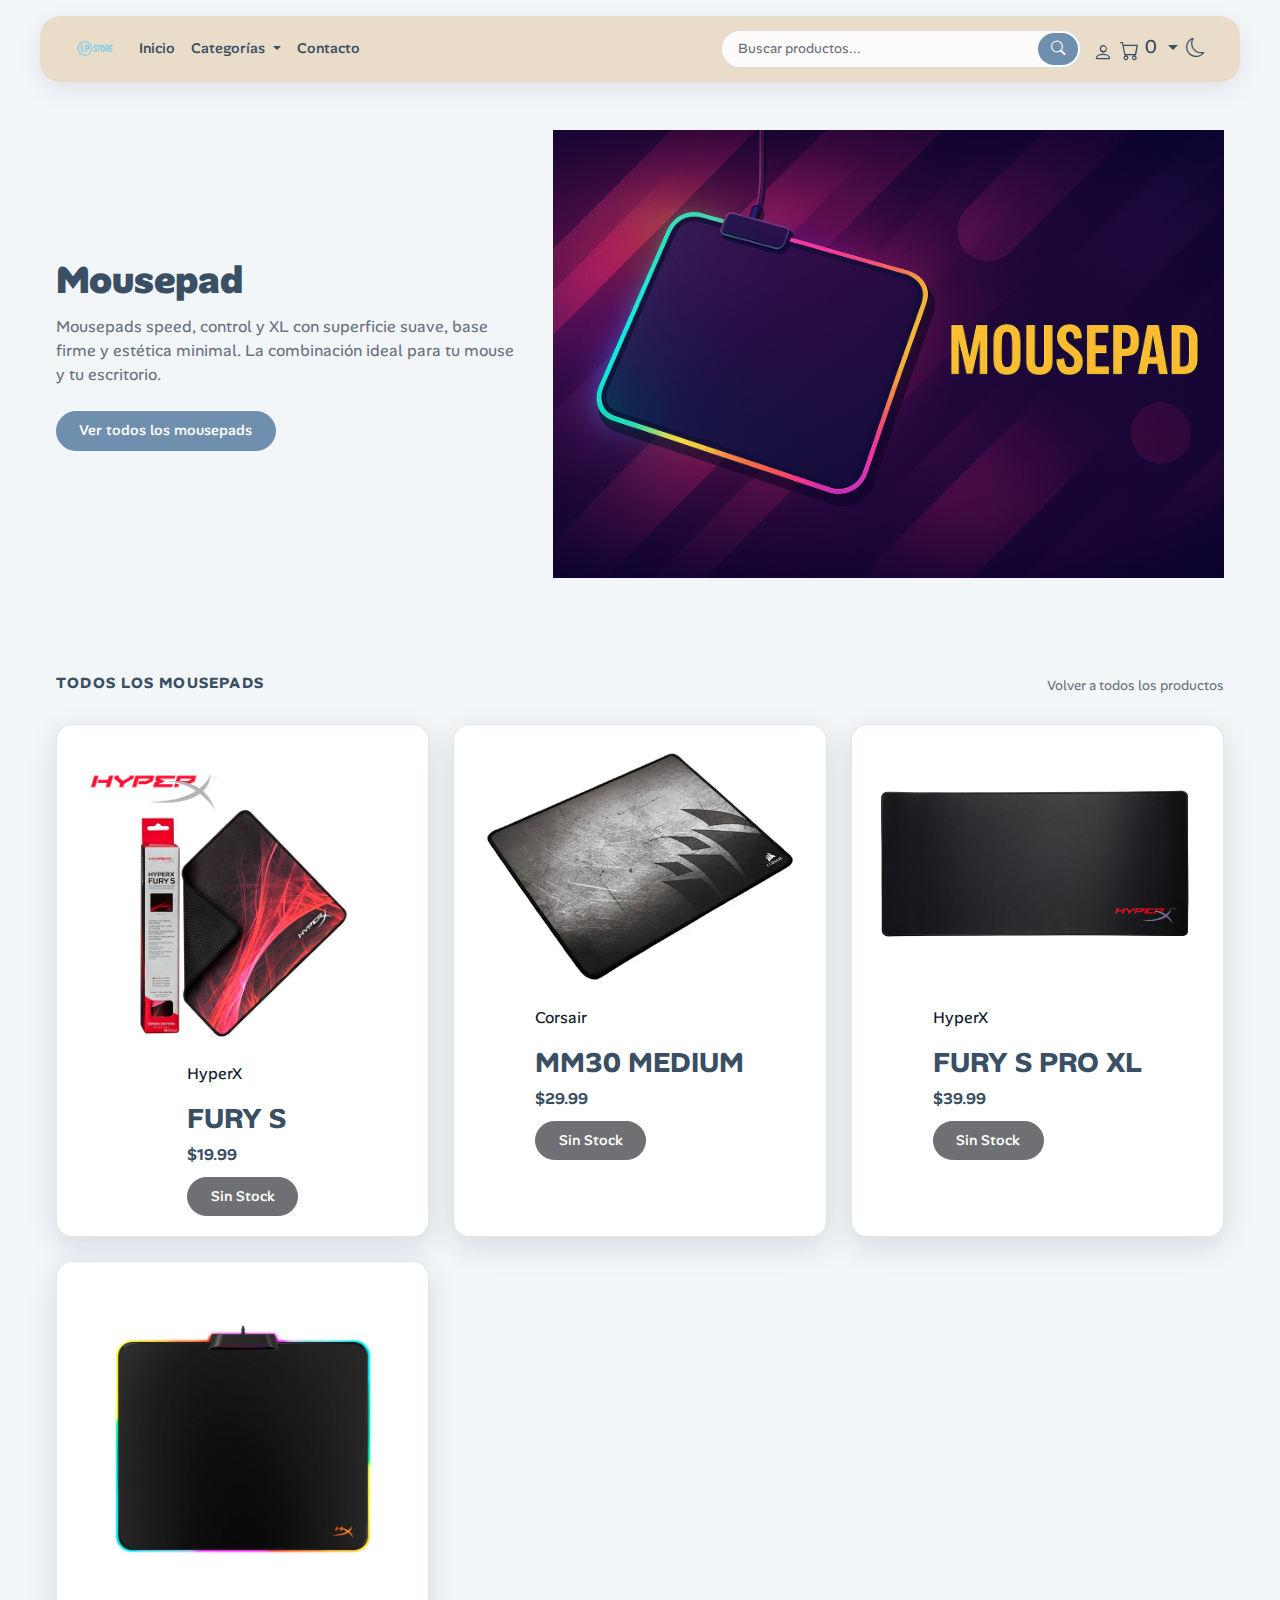
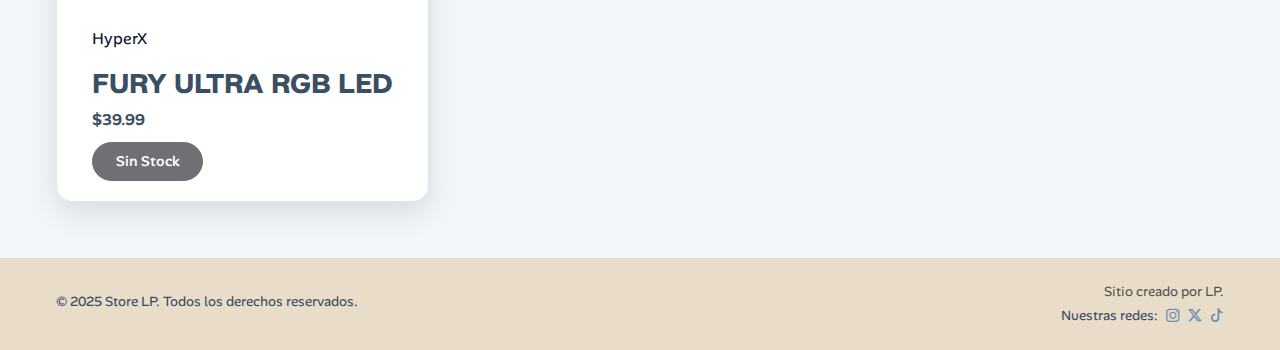
<file: pages/categoria-mousepad.html>
<!DOCTYPE html>
<html lang="es" data-bs-theme="light">

<head>
    <meta charset="UTF-8">
    <meta name="viewport" content="width=device-width, initial-scale=1.0">

    <title>Mousepad | Store LP</title>
    <meta name="description" content="Mousepads de Store LP para un deslizamiento suave y un setup prolijo.">
    <meta name="keywords" content="mousepad, alfombrilla, pad, gamer, setup, store lp">
    <meta name="author" content="Lucho LP">

    <link rel="preconnect" href="https://fonts.googleapis.com">
    <link rel="preconnect" href="https://fonts.gstatic.com" crossorigin>
    <link href="https://fonts.googleapis.com/css2?family=Alan+Sans&display=swap" rel="stylesheet">

    <link href="https://cdn.jsdelivr.net/npm/bootstrap@5.3.2/dist/css/bootstrap.min.css" rel="stylesheet">
    <link rel="stylesheet" href="https://cdn.jsdelivr.net/npm/bootstrap-icons@1.11.3/font/bootstrap-icons.css">

    <link rel="stylesheet" href="../styles/style.css">
</head>

<body>

    <!-- ================= HEADER ================= -->
    <header>
        <nav class="navbar custom-navbar navbar-expand-md">
            <div class="container">

                <!-- Logo -->
                <a class="navbar-brand" href="../index.html">
                    <img src="../img/logos/lpstore.png" alt="Logo Store LP">
                </a>

                <button class="navbar-toggler" type="button" data-bs-toggle="collapse" data-bs-target="#mainNav"
                    aria-controls="mainNav" aria-expanded="false" aria-label="Toggle navigation">
                    <i class="bi bi-list"></i>
                </button>

                <div class="collapse navbar-collapse" id="mainNav">

                    <ul class="navbar-nav me-auto mb-2 mb-md-0">
                        <li class="nav-item">
                            <a class="nav-link" href="../index.html">Inicio</a>
                        </li>

                        <!-- Dropdown categorías -->
                        <li class="nav-item dropdown">
                            <a class="nav-link dropdown-toggle active" href="#" id="categoriasDropdown" role="button"
                                data-bs-toggle="dropdown" aria-expanded="false">
                                Categorías
                            </a>
                            <ul class="dropdown-menu" aria-labelledby="categoriasDropdown">
                                <li><a class="dropdown-item" href="allprod.html">Todos los productos</a></li>
                                <li><a class="dropdown-item" href="categoria-mouse.html">Mouse</a></li>
                                <li><a class="dropdown-item active" href="categoria-mousepad.html">Mousepad</a></li>
                                <li><a class="dropdown-item" href="categoria-teclados.html">Teclado</a></li>
                                <li><a class="dropdown-item" href="categoria-audio.html">Audio</a></li>
                            </ul>
                        </li>

                        <li class="nav-item">
                            <a class="nav-link" href="contacto.html">Contacto</a>
                        </li>
                    </ul>

                    <!-- Buscador desktop -->
                    <form class="nav-search d-none d-md-flex" role="search">
                        <input class="nav-search-input" type="search" placeholder="Buscar productos..."
                            aria-label="Buscar">
                        <button class="nav-search-btn" type="submit">
                            <i class="bi bi-search"></i>
                        </button>
                    </form>

                    <!-- Acciones derecha -->
                    <div class="navbar-actions d-flex align-items-center gap-2">
                        <!-- Buscador mobile -->
                        <button class="icon-btn d-md-none" type="button">
                            <i class="bi bi-search"></i>
                        </button>

                        <!-- Cuenta -->
                        <a href="cuenta.html" class="icon-link">
                            <i class="bi bi-person"></i>
                        </a>

                        <!-- Carrito -->
                        <div class="nav-item dropdown cart-dropdown">
                            <a class="icon-link dropdown-toggle position-relative" href="#" id="cartDropdown"
                                role="button" data-bs-toggle="dropdown" aria-expanded="false">
                                <i class="bi bi-cart"></i>
                                <span id="cart-count" class="cart-count-badge">0</span>
                            </a>

                            <div class="dropdown-menu dropdown-menu-end cart-menu p-3" aria-labelledby="cartDropdown">

                                <div class="cart-menu-header d-flex justify-content-between mb-2">
                                    <span>Carrito</span>
                                    <span id="mini-count" class="cart-count">0 items</span>
                                </div>

                                <p id="cart-empty-text" class="text-muted small">El carrito está vacío.</p>

                                <!-- Items del carrito (Ejemplo nomas, no fucional) -->
                                <div id="cart-items"></div>

                                <div class="cart-menu-footer mt-2 pt-2 border-top d-flex justify-content-between">
                                    <span class="cart-total-label">Total:</span>
                                    <span id="cart-total" class="cart-total-price">$0</span>
                                </div>

                                <div class="cart-menu-actions mt-3 d-flex gap-2">
                                    <button id="btn-empty-cart" class="btn btn-outline-dark btn-sm w-50">Vaciar</button>
                                    <button class="btn btn-dark btn-sm w-50">Comprar</button>
                                </div>
                            </div>
                        </div>

                        <!-- Modo oscuro / claro -->
                        <button id="themeToggle" class="icon-btn" type="button" aria-label="Cambiar tema">
                            <i class="bi bi-moon"></i>
                        </button>
                    </div>

                </div>

            </div>
        </nav>
    </header>

    <!-- ================= MAIN ================= -->
    <main>

        <!-- HERO -->
        <section class="hero">
            <div class="container">
                <div class="row align-items-center g-4">

                    <!-- Texto -->
                    <div class="col-lg-5 col-md-6">
                        <div class="hero-text">
                            <h1>Mousepad</h1>
                            <p>Mousepads speed, control y XL con superficie suave, base firme y estética minimal. La
                                combinación ideal para tu mouse y tu escritorio.</p>
                            <a href="#mousepad" class="btn btn-dark">Ver todos los mousepads</a>
                        </div>
                    </div>

                    <!-- Banner -->
                    <div class="col-lg-7 col-md-6">
                        <div class="hero-banner-box">
                            <img src="../img/logos/bannermousepad.png" alt="Mousepads Store LP" class="hero-banner-img">
                        </div>
                    </div>

                </div>
            </div>
        </section>

        <!-- GRID MOUSEPAD -->
        <section id="mousepad" class="destacados">
            <div class="container">

                <div class="titulo-destacados">
                    <h2>Todos los mousepads</h2>
                    <a href="allprod.html" class="ver-todos">Volver a todos los productos</a>
                </div>

                <div class="productos-grid">

                    <!-- 1. Mousepad ejemplo -->
                    <article class="producto-card">
                        <div class="producto-img">
                            <img src="../img/productos/mousepad/hyperx-furys.jpg" alt="HyperX-furys">
                        </div>

                        <div class="producto-body">
                            <p class="producto-marca">HyperX</p>
                            <h3 class="producto-nombre">FURY S</h3>
                            <p class="precio">$19.99</p>
                            <button class="btn btn-dark disabled">
                                Sin Stock
                            </button>
                        </div>
                    </article>

                    <!-- 2. Mousepad ejemplo -->
                    <article class="producto-card">
                        <div class="producto-img">
                            <img src="../img/productos/mousepad/corsair-medium.webp" alt="corsair-medium">
                        </div>

                        <div class="producto-body">
                            <p class="producto-marca">Corsair</p>
                            <h3 class="producto-nombre">MM30 MEDIUM</h3>
                            <p class="precio">$29.99</p>
                            <button class="btn btn-dark disabled">
                                Sin Stock
                            </button>
                        </div>
                    </article>

                    <!-- 3. Mousepad ejemplo -->
                    <article class="producto-card">
                        <div class="producto-img">
                            <img src="../img/productos/mousepad/hyperx-furys-large.jpg" alt="hyperx-furys-large">
                        </div>

                        <div class="producto-body">
                            <p class="producto-marca">HyperX</p>
                            <h3 class="producto-nombre">FURY S PRO XL</h3>
                            <p class="precio">$39.99</p>
                            <button class="btn btn-dark disabled">
                                Sin Stock
                            </button>
                        </div>
                    </article>

                    <!-- 4. Mousepad ejemplo -->
                    <article class="producto-card">
                        <div class="producto-img">
                            <img src="../img/productos/mousepad/hyperx-furyultra.webp" alt="HyperX-FuryUltra">
                        </div>

                        <div class="producto-body">
                            <p class="producto-marca">HyperX</p>
                            <h3 class="producto-nombre">FURY ULTRA RGB LED</h3>
                            <p class="precio">$39.99</p>
                            <button class="btn btn-dark disabled">
                                Sin Stock
                            </button>
                        </div>
                    </article>

                </div>

            </div>
        </section>

    </main>

    <!-- ================= FOOTER ================= -->
    <footer class="footer">
        <div
            class="container footer-content d-flex flex-column flex-md-row justify-content-between align-items-center gap-2">
            <!-- Izquierda -->
            <div class="footer-left">
                <p class="mb-1">© 2025 Store LP. Todos los derechos reservados.</p>
            </div>

            <!-- Derecha -->
            <div class="footer-right text-md-end text-center">
                <p class="mb-1 text-muted">Sitio creado por LP.</p>

                <div
                    class="footer-social d-flex align-items-center justify-content-md-end justify-content-center gap-2">
                    <span class="footer-social-label">Nuestras redes:</span>

                    <a href="https://www.instagram.com/" target="_blank" aria-label="Instagram">
                        <i class="bi bi-instagram"></i>
                    </a>

                    <a href="https://x.com/" target="_blank" aria-label="X (Twitter)">
                        <i class="bi bi-twitter-x"></i>
                    </a>

                    <a href="https://www.tiktok.com/" target="_blank" aria-label="TikTok">
                        <i class="bi bi-tiktok"></i>
                    </a>
                </div>
            </div>
        </div>
    </footer>

    <!-- JS de Bootstrap -->
    <script src="https://cdn.jsdelivr.net/npm/bootstrap@5.3.2/dist/js/bootstrap.bundle.min.js"></script>
    <!-- JS global del tema (modo oscuro / claro) -->
    <script src="../scripts/theme.js"></script>

</body>

</html>
</file>
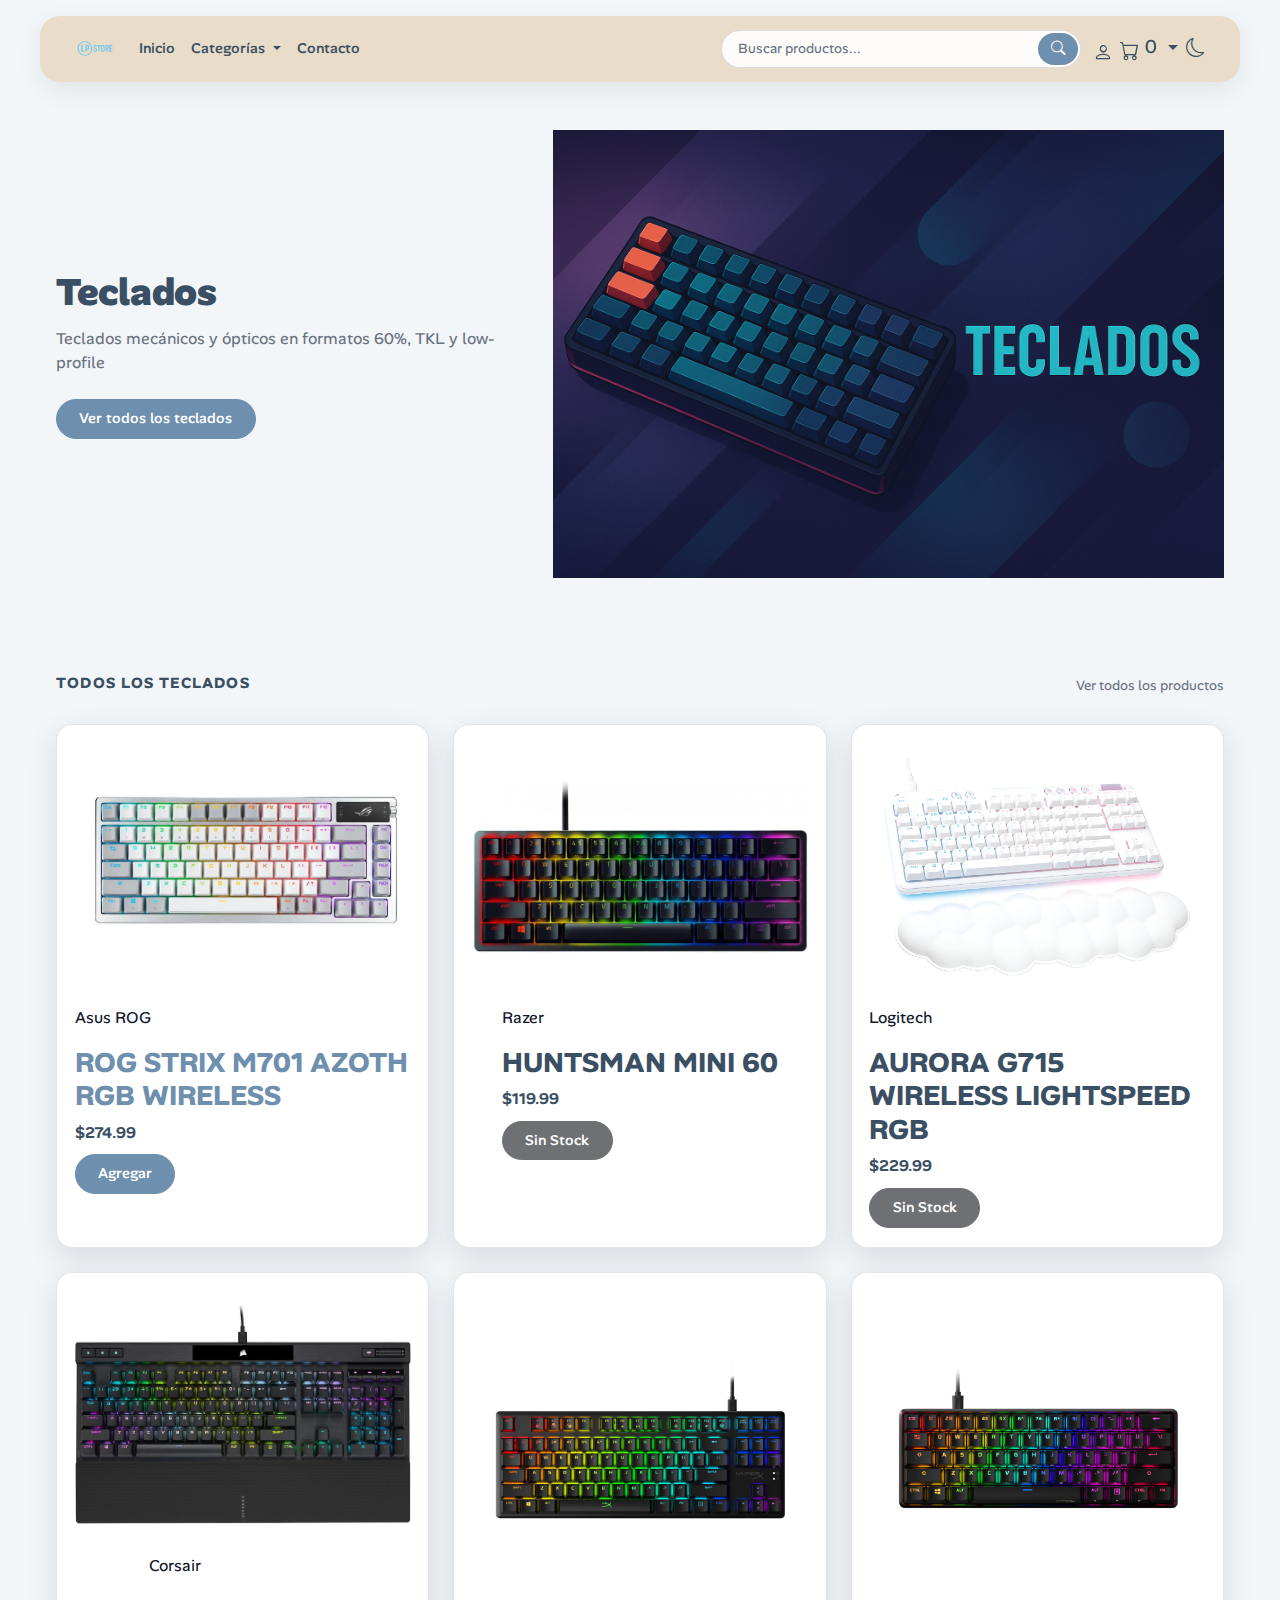
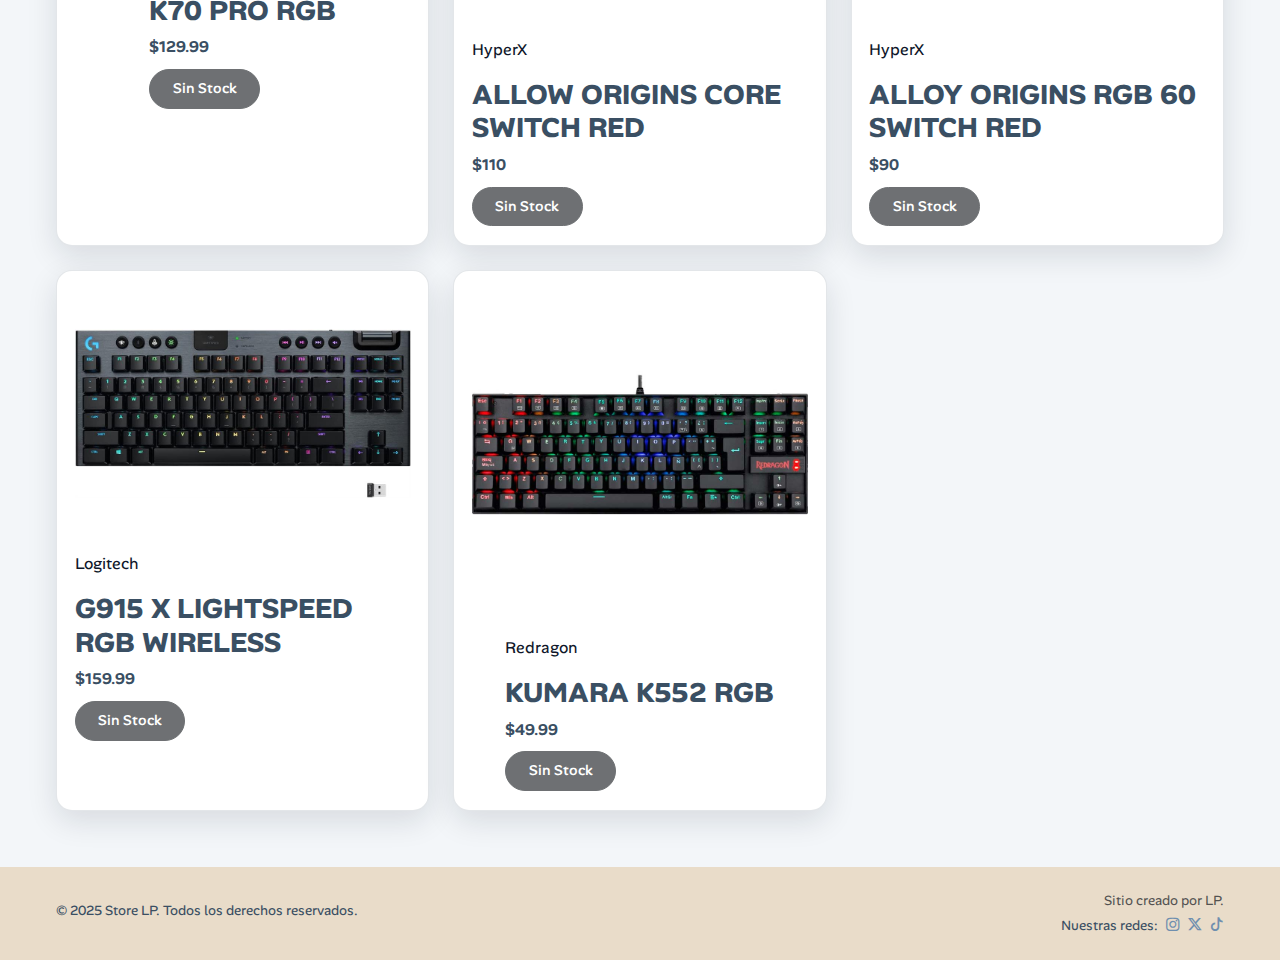
<file: pages/categoria-teclados.html>
<!DOCTYPE html>
<html lang="es" data-bs-theme="light">

<head>
    <meta charset="UTF-8">
    <meta name="viewport" content="width=device-width, initial-scale=1.0">

    <title>Teclados | Store LP</title>
    <meta name="description" content="Teclados de Store LP: mecánicos, TKL y low profile.">
    <meta name="keywords" content="teclado, mecánico, gamer, setup, store lp">
    <meta name="author" content="Lucho LP">

    <link rel="preconnect" href="https://fonts.googleapis.com">
    <link rel="preconnect" href="https://fonts.gstatic.com" crossorigin>
    <link href="https://fonts.googleapis.com/css2?family=Alan+Sans&display=swap" rel="stylesheet">

    <link href="https://cdn.jsdelivr.net/npm/bootstrap@5.3.2/dist/css/bootstrap.min.css" rel="stylesheet">
    <link rel="stylesheet" href="https://cdn.jsdelivr.net/npm/bootstrap-icons@1.11.3/font/bootstrap-icons.css">

    <link rel="stylesheet" href="../styles/style.css">
</head>

<body>

    <!-- ================= HEADER ================= -->
    <header>
        <nav class="navbar custom-navbar navbar-expand-md">
            <div class="container">

                <!-- Logo -->
                <a class="navbar-brand" href="../index.html">
                    <img src="../img/logos/lpstore.png" alt="Logo Store LP">
                </a>

                <button class="navbar-toggler" type="button" data-bs-toggle="collapse" data-bs-target="#mainNav"
                    aria-controls="mainNav" aria-expanded="false" aria-label="Toggle navigation">
                    <i class="bi bi-list"></i>
                </button>

                <div class="collapse navbar-collapse" id="mainNav">

                    <ul class="navbar-nav me-auto mb-2 mb-md-0">
                        <li class="nav-item">
                            <a class="nav-link" href="../index.html">Inicio</a>
                        </li>

                        <!-- Dropdown categorías -->
                        <li class="nav-item dropdown">
                            <a class="nav-link dropdown-toggle active" href="#" id="categoriasDropdown" role="button"
                                data-bs-toggle="dropdown" aria-expanded="false">
                                Categorías
                            </a>
                            <ul class="dropdown-menu" aria-labelledby="categoriasDropdown">
                                <li><a class="dropdown-item" href="allprod.html">Todos los productos</a></li>
                                <li><a class="dropdown-item" href="categoria-mouse.html">Mouse</a></li>
                                <li><a class="dropdown-item" href="categoria-mousepad.html">Mousepad</a></li>
                                <li><a class="dropdown-item active" href="categoria-teclados.html">Teclado</a></li>
                                <li><a class="dropdown-item" href="categoria-audio.html">Audio</a></li>
                            </ul>
                        </li>

                        <li class="nav-item">
                            <a class="nav-link" href="contacto.html">Contacto</a>
                        </li>
                    </ul>

                    <!-- Buscador desktop -->
                    <form class="nav-search d-none d-md-flex" role="search">
                        <input class="nav-search-input" type="search" placeholder="Buscar productos..."
                            aria-label="Buscar">
                        <button class="nav-search-btn" type="submit">
                            <i class="bi bi-search"></i>
                        </button>
                    </form>

                    <!-- Acciones derecha -->
                    <div class="navbar-actions d-flex align-items-center gap-2">
                        <!-- Buscador mobile -->
                        <button class="icon-btn d-md-none" type="button">
                            <i class="bi bi-search"></i>
                        </button>

                        <!-- Cuenta -->
                        <a href="cuenta.html" class="icon-link">
                            <i class="bi bi-person"></i>
                        </a>

                        <!-- Carrito -->
                        <div class="nav-item dropdown cart-dropdown">
                            <a class="icon-link dropdown-toggle position-relative" href="#" id="cartDropdown"
                                role="button" data-bs-toggle="dropdown" aria-expanded="false">
                                <i class="bi bi-cart"></i>
                                <span id="cart-count" class="cart-count-badge">0</span>
                            </a>

                            <div class="dropdown-menu dropdown-menu-end cart-menu p-3" aria-labelledby="cartDropdown">

                                <div class="cart-menu-header d-flex justify-content-between mb-2">
                                    <span>Carrito</span>
                                    <span id="mini-count" class="cart-count">0 items</span>
                                </div>

                                <p id="cart-empty-text" class="text-muted small">El carrito está vacío.</p>

                                <!-- Items del carrito (Ejemplo nomas, no fucional) -->
                                <div id="cart-items"></div>

                                <div class="cart-menu-footer mt-2 pt-2 border-top d-flex justify-content-between">
                                    <span class="cart-total-label">Total:</span>
                                    <span id="cart-total" class="cart-total-price">$0</span>
                                </div>

                                <div class="cart-menu-actions mt-3 d-flex gap-2">
                                    <button id="btn-empty-cart" class="btn btn-outline-dark btn-sm w-50">Vaciar</button>
                                    <button class="btn btn-dark btn-sm w-50">Comprar</button>
                                </div>
                            </div>
                        </div>

                        <!-- Modo oscuro / claro -->
                        <button id="themeToggle" class="icon-btn" type="button" aria-label="Cambiar tema">
                            <i class="bi bi-moon"></i>
                        </button>
                    </div>

                </div>

            </div>
        </nav>
    </header>

    <!-- ================= MAIN ================= -->
    <main>

        <!-- HERO -->
        <section class="hero">
            <div class="container">
                <div class="row align-items-center g-4">

                    <!-- Texto -->
                    <div class="col-lg-5 col-md-6">
                        <div class="hero-text">
                            <h1>Teclados</h1>
                            <p>Teclados mecánicos y ópticos en formatos 60%, TKL y low-profile</p>
                            <a href="#teclados" class="btn btn-dark">Ver todos los teclados</a>
                        </div>
                    </div>

                    <!-- Banner -->
                    <div class="col-lg-7 col-md-6">
                        <div class="hero-banner-box">
                            <img src="../img/logos/bannerteclados.png" alt="Teclados Store LP" class="hero-banner-img">
                        </div>
                    </div>

                </div>
            </div>
        </section>

        <!-- GRID TECLADOS -->
        <section id="teclados" class="destacados">
            <div class="container">

                <div class="titulo-destacados">
                    <h2>Todos los teclados</h2>
                    <a href="allprod.html" class="ver-todos">Ver todos los productos</a>
                </div>

                <div class="productos-grid">

                    <!-- 1. Teclado (EJ REAL, clickeable) -->
                    <article class="producto-card">
                        <div class="producto-img">
                            <a href="productos/teclados/asus-m701.html" class="product-link">
                                <img src="../img/productos/teclados/asus-m701.jpg" alt="Asus-M701">
                            </a>
                        </div>

                        <div class="producto-body">
                            <p class="producto-marca">Asus ROG</p>
                            <h3 class="producto-nombre">
                                <a href="productos/teclados/asus-m701.html" class="product-link">
                                    ROG STRIX M701 AZOTH RGB WIRELESS
                                </a>
                            </h3>
                            <p class="precio">$274.99</p>
                            <button class="btn btn-dark btn-add-cart" data-id="tecladoM701" data-name="asus-m701"
                                data-price="274.99">
                                Agregar
                            </button>
                        </div>
                    </article>

                    <!-- 2. Teclado ejemplo -->
                    <article class="producto-card">
                        <div class="producto-img">
                            <img src="../img/productos/teclados/razer-hm.jpeg" alt="Razer-HM">
                        </div>

                        <div class="producto-body">
                            <p class="producto-marca">Razer</p>
                            <h3 class="producto-nombre">HUNTSMAN MINI 60</h3>
                            <p class="precio">$119.99</p>
                            <button class="btn btn-dark disabled">
                                Sin Stock
                            </button>
                        </div>
                    </article>

                    <!-- 3. Teclado ejemplo -->
                    <article class="producto-card">
                        <div class="producto-img">
                            <img src="../img/productos/teclados/logitech-g715.jpeg" alt="Aurora-G715">
                        </div>

                        <div class="producto-body">
                            <p class="producto-marca">Logitech</p>
                            <h3 class="producto-nombre"> AURORA G715 WIRELESS LIGHTSPEED RGB</h3>
                            <p class="precio">$229.99</p>
                            <button class="btn btn-dark disabled">
                                Sin Stock
                            </button>
                        </div>
                    </article>

                    <!-- 4. Teclado ejemplo -->
                    <article class="producto-card">
                        <div class="producto-img">
                            <img src="../img/productos/teclados/corsair-k70.jpg" alt="Corsair-K70">
                        </div>

                        <div class="producto-body">
                            <p class="producto-marca">Corsair</p>
                            <h3 class="producto-nombre">K70 PRO RGB</h3>
                            <p class="precio">$129.99</p>
                            <button class="btn btn-dark disabled">
                                Sin Stock
                            </button>
                        </div>
                    </article>

                    <!-- 5. Teclado ejemplo -->
                    <article class="producto-card">
                        <div class="producto-img">
                            <img src="../img/productos/teclados/hyperx-origins.jpg" alt="Hyperx-Origins">
                        </div>

                        <div class="producto-body">
                            <p class="producto-marca">HyperX</p>
                            <h3 class="producto-nombre">ALLOW ORIGINS CORE SWITCH RED</h3>
                            <p class="precio">$110</p>
                            <button class="btn btn-dark disabled">
                                Sin Stock
                            </button>
                        </div>
                    </article>

                    <!-- 6. Teclado ejemplo -->
                    <article class="producto-card">
                        <div class="producto-img">
                            <img src="../img/productos/teclados/hyperx-origins60.jpg" alt="HyperX-Origins60">
                        </div>

                        <div class="producto-body">
                            <p class="producto-marca">HyperX</p>
                            <h3 class="producto-nombre">ALLOY ORIGINS RGB 60 SWITCH RED</h3>
                            <p class="precio">$90</p>
                            <button class="btn btn-dark disabled">
                                Sin Stock
                            </button>
                        </div>
                    </article>

                    <!-- 7. Teclado ejemplo -->
                    <article class="producto-card">
                        <div class="producto-img">
                            <img src="../img/productos/teclados/logitech-g915.jpg" alt="logitech-G915">
                        </div>

                        <div class="producto-body">
                            <p class="producto-marca">Logitech</p>
                            <h3 class="producto-nombre">G915 X LIGHTSPEED RGB WIRELESS</h3>
                            <p class="precio">$159.99</p>
                            <button class="btn btn-dark disabled">
                                Sin Stock
                            </button>
                        </div>
                    </article>

                    <!-- 8. Teclado ejemplo -->
                    <article class="producto-card">
                        <div class="producto-img">
                            <img src="../img/productos/teclados/redragon-k552.jpg" alt="Redragon-K552">
                        </div>

                        <div class="producto-body">
                            <p class="producto-marca">Redragon</p>
                            <h3 class="producto-nombre">KUMARA K552 RGB</h3>
                            <p class="precio">$49.99</p>
                            <button class="btn btn-dark disabled">
                                Sin Stock
                            </button>
                        </div>
                    </article>

                </div>

            </div>
        </section>

    </main>

    <!-- ================= FOOTER ================= -->
    <footer class="footer">
        <div
            class="container footer-content d-flex flex-column flex-md-row justify-content-between align-items-center gap-2">
            <!-- Izquierda -->
            <div class="footer-left">
                <p class="mb-1">© 2025 Store LP. Todos los derechos reservados.</p>
            </div>

            <!-- Derecha -->
            <div class="footer-right text-md-end text-center">
                <p class="mb-1 text-muted">Sitio creado por LP.</p>

                <div
                    class="footer-social d-flex align-items-center justify-content-md-end justify-content-center gap-2">
                    <span class="footer-social-label">Nuestras redes:</span>

                    <a href="https://www.instagram.com/" target="_blank" aria-label="Instagram">
                        <i class="bi bi-instagram"></i>
                    </a>

                    <a href="https://x.com/" target="_blank" aria-label="X (Twitter)">
                        <i class="bi bi-twitter-x"></i>
                    </a>

                    <a href="https://www.tiktok.com/" target="_blank" aria-label="TikTok">
                        <i class="bi bi-tiktok"></i>
                    </a>
                </div>
            </div>
        </div>
    </footer>

    <!-- JS de Bootstrap -->
    <script src="https://cdn.jsdelivr.net/npm/bootstrap@5.3.2/dist/js/bootstrap.bundle.min.js"></script>
    <!-- JS global del tema (modo oscuro / claro) -->
    <script src="../scripts/theme.js"></script>

</body>

</html>
</file>
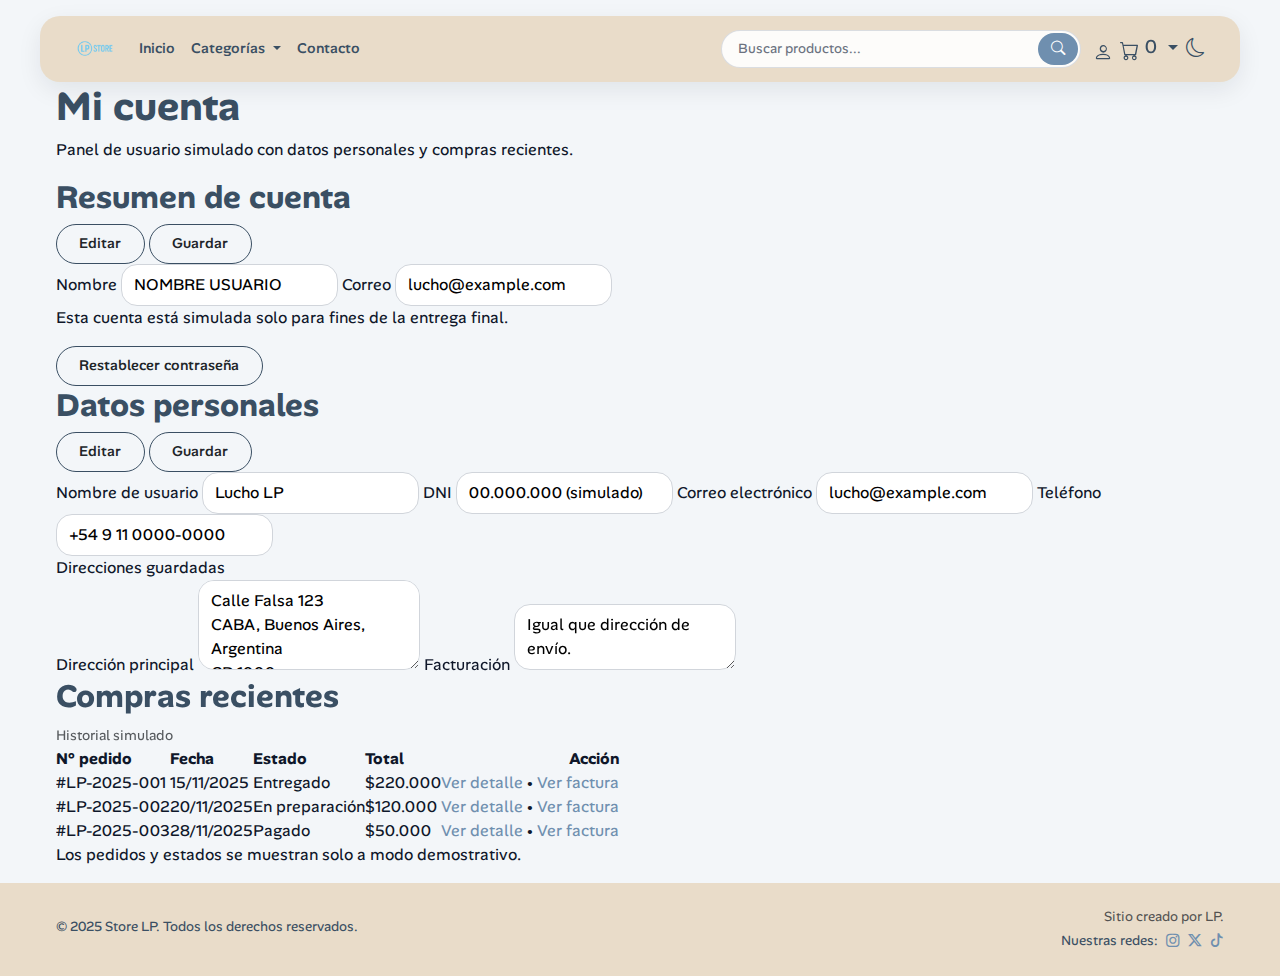
<file: pages/cuenta.html>
<!DOCTYPE html>
<html lang="es" data-bs-theme="light">

<head>
    <meta charset="UTF-8">
    <meta name="viewport" content="width=device-width, initial-scale=1.0">

    <title>Mi cuenta | Store LP</title>
    <meta name="description" content="Panel de usuario con datos personales y compras recientes.">
    <meta name="keywords" content="mi cuenta, perfil, compras, store lp, usuario">
    <meta name="author" content="Lucho LP">

    <link rel="preconnect" href="https://fonts.googleapis.com">
    <link rel="preconnect" href="https://fonts.gstatic.com" crossorigin>
    <link href="https://fonts.googleapis.com/css2?family=Alan+Sans&display=swap" rel="stylesheet">

    <link href="https://cdn.jsdelivr.net/npm/bootstrap@5.3.2/dist/css/bootstrap.min.css" rel="stylesheet">
    <link rel="stylesheet" href="https://cdn.jsdelivr.net/npm/bootstrap-icons@1.11.3/font/bootstrap-icons.css">

    <!-- CSS principal compilado desde SASS -->
    <link rel="stylesheet" href="../styles/style.css">
</head>

<body>

    <!-- ================= HEADER ================= -->
    <header>
        <nav class="navbar custom-navbar navbar-expand-md">
            <div class="container">

                <a class="navbar-brand" href="../index.html">
                    <img src="../img/logos/lpstore.png" alt="Logo Store LP">
                </a>

                <button class="navbar-toggler" type="button" data-bs-toggle="collapse" data-bs-target="#mainNav"
                    aria-controls="mainNav" aria-expanded="false" aria-label="Toggle navigation">
                    <i class="bi bi-list"></i>
                </button>

                <div class="collapse navbar-collapse" id="mainNav">

                    <ul class="navbar-nav me-auto mb-2 mb-md-0">
                        <li class="nav-item">
                            <a class="nav-link" href="../index.html">Inicio</a>
                        </li>

                        <!-- CATEGORÍAS actualizadas -->
                        <li class="nav-item dropdown">
                            <a class="nav-link dropdown-toggle" href="#" id="categoriasDropdown" role="button"
                                data-bs-toggle="dropdown" aria-expanded="false">
                                Categorías
                            </a>
                            <ul class="dropdown-menu" aria-labelledby="categoriasDropdown">
                                <li><a class="dropdown-item" href="allprod.html">Todos los productos</a></li>
                                <li><a class="dropdown-item" href="categoria-mouse.html">Mouse</a></li>
                                <li><a class="dropdown-item" href="categoria-mousepad.html">Mousepad</a></li>
                                <li><a class="dropdown-item" href="categoria-teclados.html">Teclado</a></li>
                                <li><a class="dropdown-item" href="categoria-audio.html">Audio</a></li>
                            </ul>
                        </li>

                        <li class="nav-item">
                            <a class="nav-link" href="contacto.html">Contacto</a>
                        </li>
                    </ul>

                    <!-- Buscador desktop -->
                    <form class="nav-search d-none d-md-flex" role="search">
                        <input class="nav-search-input" type="search" placeholder="Buscar productos..."
                            aria-label="Buscar">
                        <button class="nav-search-btn" type="submit">
                            <i class="bi bi-search"></i>
                        </button>
                    </form>

                    <!-- Acciones derecha -->
                    <div class="navbar-actions d-flex align-items-center gap-2">
                        <!-- Buscador mobile -->
                        <button class="icon-btn d-md-none" type="button">
                            <i class="bi bi-search"></i>
                        </button>

                        <!-- 1) CUENTA -->
                        <a href="cuenta.html" class="icon-link">
                            <i class="bi bi-person"></i>
                        </a>

                        <!-- 2) CARRITO -->
                        <div class="nav-item dropdown cart-dropdown">
                            <a class="icon-link dropdown-toggle position-relative" href="#" id="cartDropdown"
                                role="button" data-bs-toggle="dropdown" aria-expanded="false">
                                <i class="bi bi-cart"></i>
                                <!-- numerito del carrito -->
                                <span id="cart-count" class="cart-count-badge">0</span>
                            </a>

                            <div class="dropdown-menu dropdown-menu-end cart-menu p-3" aria-labelledby="cartDropdown">

                                <div class="cart-menu-header d-flex justify-content-between mb-2">
                                    <span>Carrito</span>
                                    <span id="mini-count" class="cart-count">0 items</span>
                                </div>

                                <p id="cart-empty-text" class="text-muted small">El carrito está vacío.</p>

                                <!-- Items del carrito (simulado / futuro JS) -->
                                <div id="cart-items"></div>

                                <div class="cart-menu-footer mt-2 pt-2 border-top d-flex justify-content-between">
                                    <span class="cart-total-label">Total:</span>
                                    <span id="cart-total" class="cart-total-price">$0</span>
                                </div>

                                <div class="cart-menu-actions mt-3 d-flex gap-2">
                                    <button id="btn-empty-cart" class="btn btn-outline-dark btn-sm w-50">Vaciar</button>
                                    <button class="btn btn-dark btn-sm w-50">Comprar</button>
                                </div>

                            </div>
                        </div>

                        <!-- 3) MODO OSCURO / CLARO -->
                        <button id="themeToggle" class="icon-btn" type="button" aria-label="Cambiar tema">
                            <i class="bi bi-moon"></i>
                        </button>
                    </div>

                </div>

            </div>
        </nav>
    </header>

    <!-- ================= MAIN ================= -->
    <main>
        <section class="account-page">
            <div class="container">

                <!-- Título -->
                <div class="account-header">
                    <h1>Mi cuenta</h1>
                    <p>Panel de usuario simulado con datos personales y compras recientes.</p>
                </div>

                <!-- CONTENEDOR GENERAL CON BORDE -->
                <div class="account-container">

                    <!-- FILA SUPERIOR: RESUMEN + DATOS -->
                    <div class="account-top-grid">

                        <!-- Resumen de cuenta -->
                        <section class="account-card">
                            <div class="account-card-header-row">
                                <h2>Resumen de cuenta</h2>
                                <div class="account-actions">
                                    <button type="button" class="btn account-edit-btn btn-sm">Editar</button>
                                    <button type="button" class="btn account-save-btn btn-sm">Guardar</button>
                                </div>
                            </div>

                            <label>Nombre</label>
                            <input class="account-input" type="text" value="NOMBRE USUARIO">

                            <label>Correo</label>
                            <input class="account-input" type="email" value="lucho@example.com">

                            <p class="account-note">
                                Esta cuenta está simulada solo para fines de la entrega final.
                            </p>

                            <button type="button" class="btn account-password-btn">
                                Restablecer contraseña
                            </button>
                        </section>

                        <!-- Datos personales -->
                        <section class="account-card">
                            <div class="account-card-header-row">
                                <h2>Datos personales</h2>
                                <div class="account-actions">
                                    <button type="button" class="btn account-edit-btn btn-sm">Editar</button>
                                    <button type="button" class="btn account-save-btn btn-sm">Guardar</button>
                                </div>
                            </div>

                            <label>Nombre de usuario</label>
                            <input class="account-input" type="text" value="Lucho LP">

                            <label>DNI</label>
                            <input class="account-input" type="text" value="00.000.000 (simulado)">

                            <label>Correo electrónico</label>
                            <input class="account-input" type="email" value="lucho@example.com">

                            <label>Teléfono</label>
                            <input class="account-input" type="text" value="+54 9 11 0000-0000">

                            <div class="account-subtitle">Direcciones guardadas</div>

                            <label>Dirección principal</label>
                            <textarea class="account-input" rows="3">Calle Falsa 123
CABA, Buenos Aires, Argentina
CP 1000</textarea>

                            <label>Facturación</label>
                            <textarea class="account-input" rows="2">Igual que dirección de envío.</textarea>
                        </section>

                    </div>

                    <!-- FILA INFERIOR: COMPRAS RECIENTES -->
                    <section class="account-card account-card-full">
                        <div class="account-card-header-row">
                            <h2>Compras recientes</h2>
                            <span class="small text-muted">Historial simulado</span>
                        </div>

                        <div class="table-responsive">
                            <table class="account-table">
                                <thead>
                                    <tr>
                                        <th>N° pedido</th>
                                        <th>Fecha</th>
                                        <th>Estado</th>
                                        <th>Total</th>
                                        <th class="text-end">Acción</th>
                                    </tr>
                                </thead>
                                <tbody>
                                    <tr>
                                        <td>#LP-2025-001</td>
                                        <td>15/11/2025</td>
                                        <td><span class="status-badge status-badge--success">Entregado</span></td>
                                        <td>$220.000</td>
                                        <td class="text-end">
                                            <a href="#" class="account-link">Ver detalle</a> •
                                            <a href="#" class="account-link">Ver factura</a>
                                        </td>
                                    </tr>
                                    <tr>
                                        <td>#LP-2025-002</td>
                                        <td>20/11/2025</td>
                                        <td><span class="status-badge status-badge--warning">En preparación</span></td>
                                        <td>$120.000</td>
                                        <td class="text-end">
                                            <a href="#" class="account-link">Ver detalle</a> •
                                            <a href="#" class="account-link">Ver factura</a>
                                        </td>
                                    </tr>
                                    <tr>
                                        <td>#LP-2025-003</td>
                                        <td>28/11/2025</td>
                                        <td><span class="status-badge status-badge--info">Pagado</span></td>
                                        <td>$50.000</td>
                                        <td class="text-end">
                                            <a href="#" class="account-link">Ver detalle</a> •
                                            <a href="#" class="account-link">Ver factura</a>
                                        </td>
                                    </tr>
                                </tbody>
                            </table>
                        </div>

                        <p class="account-note">
                            Los pedidos y estados se muestran solo a modo demostrativo.
                        </p>
                    </section>

                </div>
            </div>
        </section>
    </main>

    <!-- ================= FOOTER ================= -->
    <footer class="footer">
        <div
            class="container footer-content d-flex flex-column flex-md-row justify-content-between align-items-center gap-2">
            <!-- Izquierda -->
            <div class="footer-left">
                <p class="mb-1">© 2025 Store LP. Todos los derechos reservados.</p>
            </div>

            <!-- Derecha -->
            <div class="footer-right text-md-end text-center">
                <p class="mb-1 text-muted">Sitio creado por LP.</p>

                <div
                    class="footer-social d-flex align-items-center justify-content-md-end justify-content-center gap-2">
                    <span class="footer-social-label">Nuestras redes:</span>

                    <a href="https://www.instagram.com/" target="_blank" aria-label="Instagram">
                        <i class="bi bi-instagram"></i>
                    </a>

                    <a href="https://x.com/" target="_blank" aria-label="X (Twitter)">
                        <i class="bi bi-twitter-x"></i>
                    </a>

                    <a href="https://www.tiktok.com/" target="_blank" aria-label="TikTok">
                        <i class="bi bi-tiktok"></i>
                    </a>
                </div>
            </div>
        </div>
    </footer>

    <!-- JS de Bootstrap -->
    <script src="https://cdn.jsdelivr.net/npm/bootstrap@5.3.2/dist/js/bootstrap.bundle.min.js"></script>
    <!-- JS global del tema (modo oscuro / claro) -->
    <script src="../scripts/theme.js"></script>
</body>

</html>
</file>
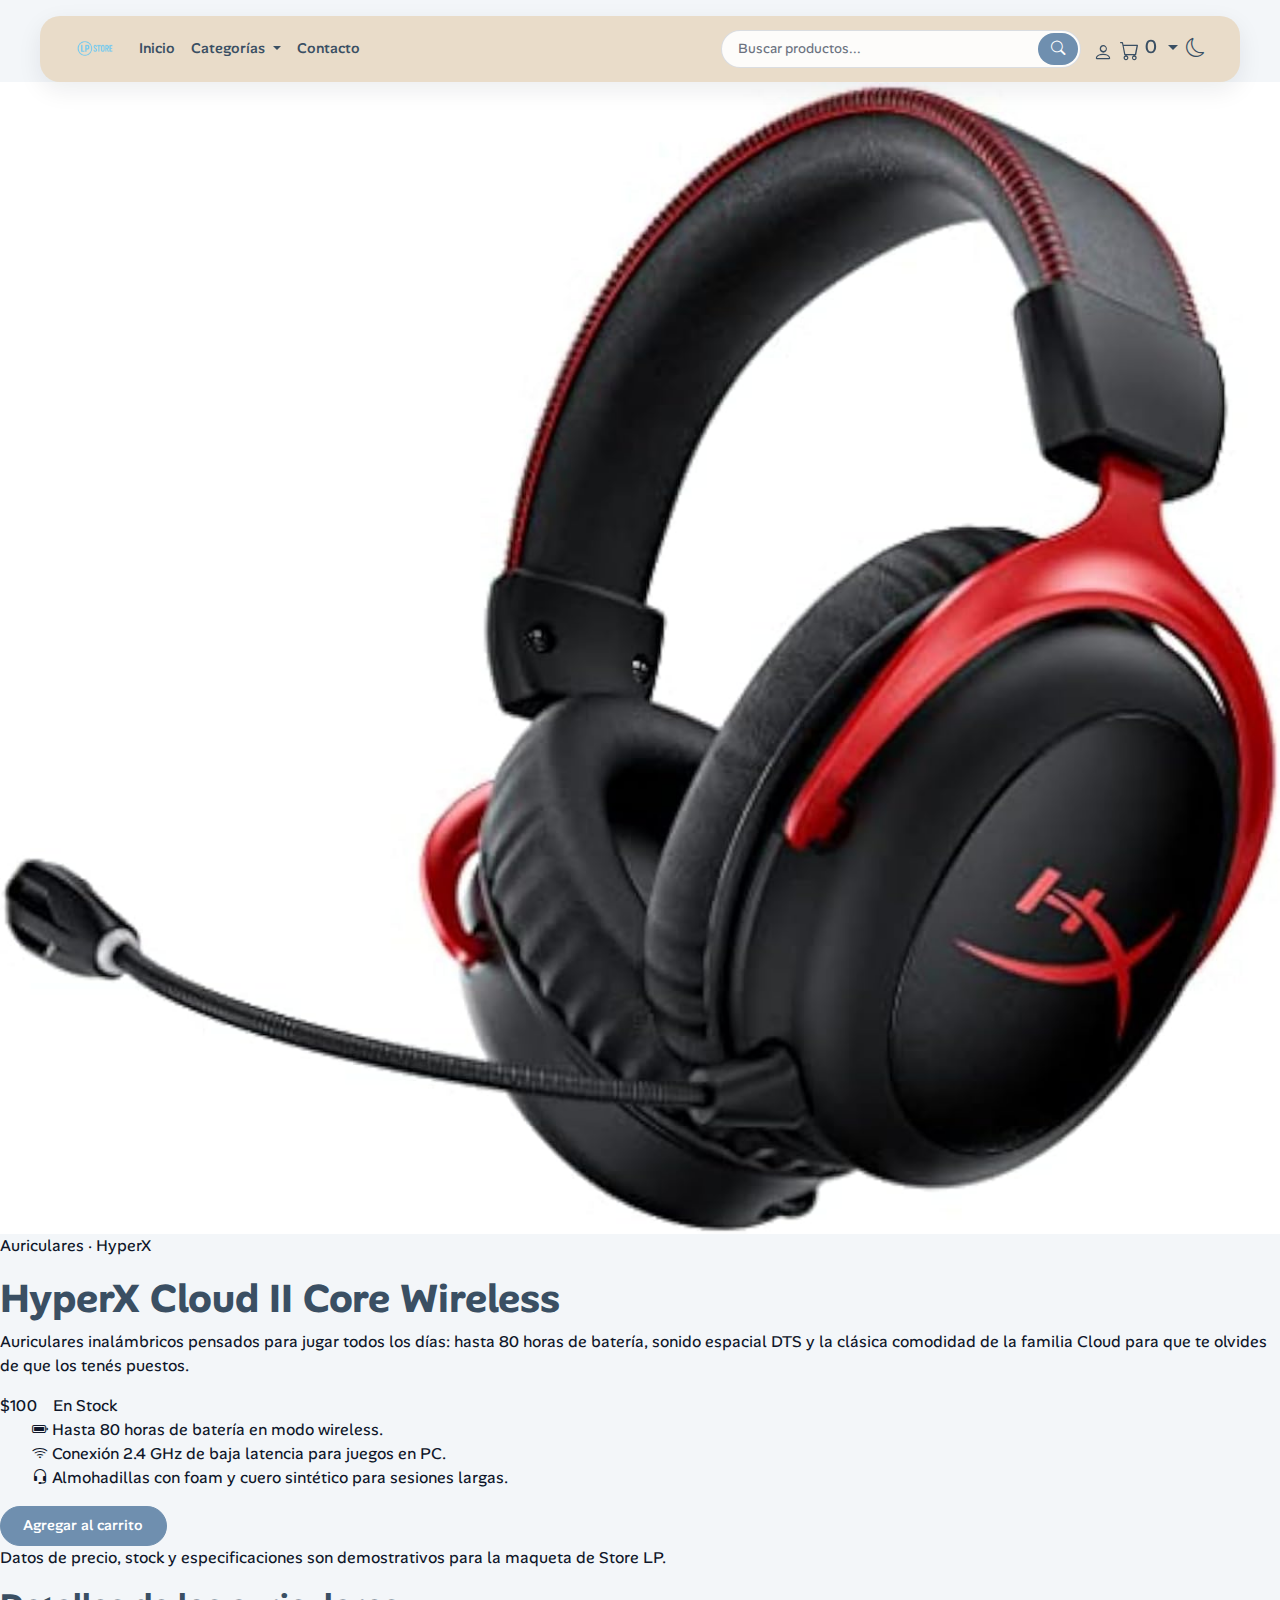
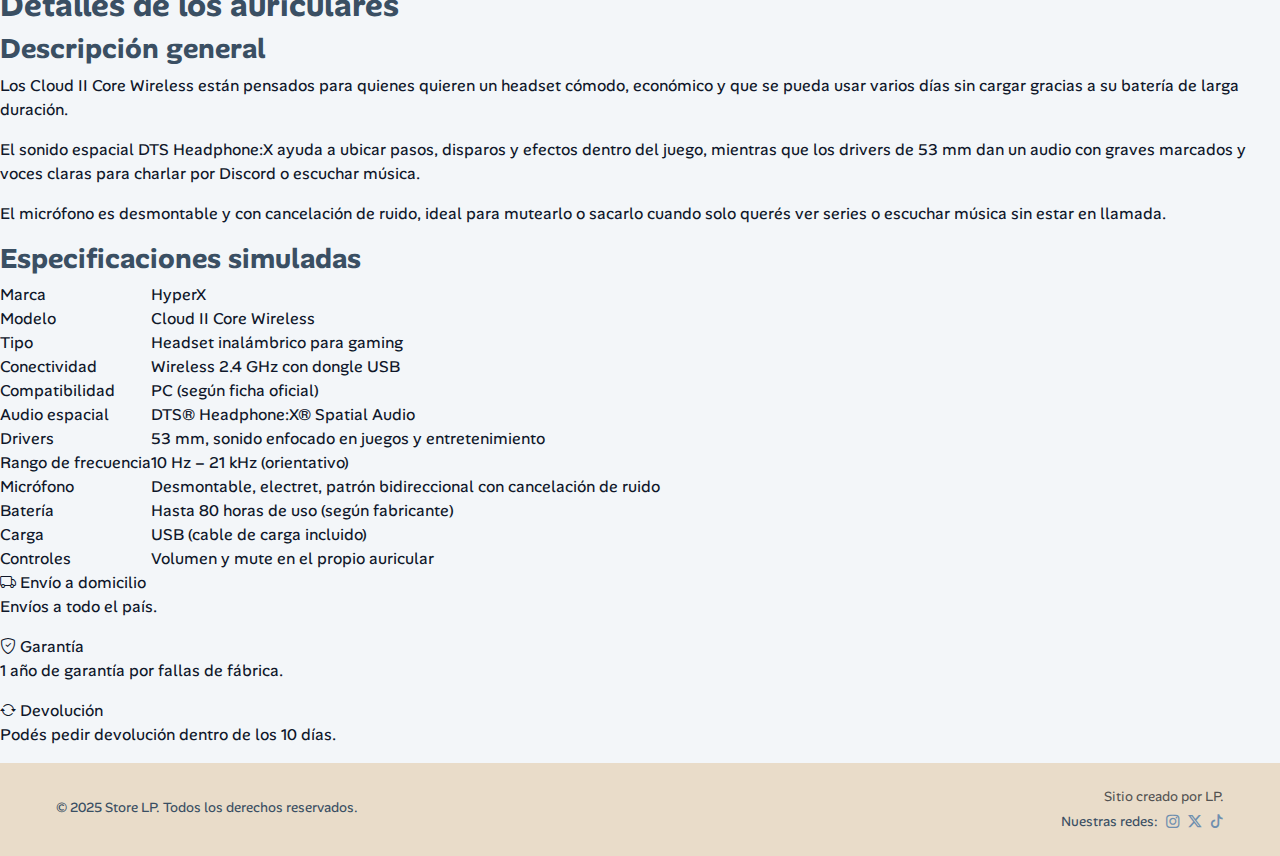
<file: pages/productos/audio/hyperx-cloud2.html>
<!DOCTYPE html>
<html lang="es" data-bs-theme="light">

<head>
    <meta charset="UTF-8">
    <meta name="viewport" content="width=device-width, initial-scale=1.0">

    <title>HyperX Cloud II Core Wireless | Store LP</title>
    <meta name="description"
        content="Auriculares inalámbricos HyperX Cloud II Core Wireless con hasta 80 horas de batería y sonido espacial DTS.">
    <meta name="keywords" content="hyperx, cloud ii core, wireless, auriculares, headset, gamer, store lp">
    <meta name="author" content="Lucho LP">

    <link rel="preconnect" href="https://fonts.googleapis.com">
    <link rel="preconnect" href="https://fonts.gstatic.com" crossorigin>
    <link href="https://fonts.googleapis.com/css2?family=Alan+Sans&display=swap" rel="stylesheet">

    <link href="https://cdn.jsdelivr.net/npm/bootstrap@5.3.2/dist/css/bootstrap.min.css" rel="stylesheet">
    <link rel="stylesheet" href="https://cdn.jsdelivr.net/npm/bootstrap-icons@1.11.3/font/bootstrap-icons.css">

    <link rel="stylesheet" href="../../../styles/style.css">
</head>

<body>

    <!-- ================= HEADER ================= -->
    <header>
        <nav class="navbar custom-navbar navbar-expand-md">
            <div class="container">

                <!-- Logo -->
                <a class="navbar-brand" href="../../../index.html">
                    <img src="../../../img/logos/lpstore.png" alt="Logo Store LP">
                </a>

                <button class="navbar-toggler" type="button" data-bs-toggle="collapse" data-bs-target="#mainNav"
                    aria-controls="mainNav" aria-expanded="false" aria-label="Toggle navigation">
                    <i class="bi bi-list"></i>
                </button>

                <div class="collapse navbar-collapse" id="mainNav">

                    <ul class="navbar-nav me-auto mb-2 mb-md-0">
                        <li class="nav-item">
                            <a class="nav-link" href="../../../index.html">Inicio</a>
                        </li>

                        <!-- Dropdown categorías -->
                        <li class="nav-item dropdown">
                            <a class="nav-link dropdown-toggle" href="#" id="categoriasDropdown" role="button"
                                data-bs-toggle="dropdown" aria-expanded="false">
                                Categorías
                            </a>
                            <ul class="dropdown-menu" aria-labelledby="categoriasDropdown">
                                <li><a class="dropdown-item" href="../../allprod.html">Todos los productos</a></li>
                                <li><a class="dropdown-item" href="../../categoria-mouse.html">Mouse</a></li>
                                <li><a class="dropdown-item" href="../../categoria-mousepad.html">Mousepad</a></li>
                                <li><a class="dropdown-item" href="../../categoria-teclados.html">Teclado</a></li>
                                <li><a class="dropdown-item active" href="../../categoria-audio.html">Audio</a></li>
                            </ul>
                        </li>

                        <li class="nav-item">
                            <a class="nav-link" href="../../contacto.html">Contacto</a>
                        </li>
                    </ul>

                    <!-- Buscador desktop -->
                    <form class="nav-search d-none d-md-flex" role="search">
                        <input class="nav-search-input" type="search" placeholder="Buscar productos..."
                            aria-label="Buscar">
                        <button class="nav-search-btn" type="submit">
                            <i class="bi bi-search"></i>
                        </button>
                    </form>

                    <!-- Acciones derecha -->
                    <div class="navbar-actions d-flex align-items-center gap-2">
                        <!-- Buscador mobile -->
                        <button class="icon-btn d-md-none" type="button" aria-label="Buscar">
                            <i class="bi bi-search"></i>
                        </button>

                        <!-- Cuenta -->
                        <a href="../../cuenta.html" class="icon-link" aria-label="Mi cuenta">
                            <i class="bi bi-person"></i>
                        </a>

                        <!-- Carrito -->
                        <div class="nav-item dropdown cart-dropdown">
                            <a class="icon-link dropdown-toggle position-relative" href="#" id="cartDropdown"
                                role="button" data-bs-toggle="dropdown" aria-expanded="false">
                                <i class="bi bi-cart"></i>
                                <span id="cart-count" class="cart-count-badge">0</span>
                            </a>

                            <div class="dropdown-menu dropdown-menu-end cart-menu p-3" aria-labelledby="cartDropdown">

                                <div class="cart-menu-header d-flex justify-content-between mb-2">
                                    <span>Carrito</span>
                                    <span id="mini-count" class="cart-count">0 items</span>
                                </div>

                                <p id="cart-empty-text" class="text-muted small">El carrito está vacío.</p>

                                <div id="cart-items"></div>

                                <div class="cart-menu-footer mt-2 pt-2 border-top d-flex justify-content-between">
                                    <span class="cart-total-label">Total:</span>
                                    <span id="cart-total" class="cart-total-price">$0</span>
                                </div>

                                <div class="cart-menu-actions mt-3 d-flex gap-2">
                                    <button id="btn-empty-cart" class="btn btn-outline-dark btn-sm w-50">Vaciar</button>
                                    <button class="btn btn-dark btn-sm w-50">Comprar</button>
                                </div>
                            </div>
                        </div>

                        <!-- Modo oscuro / claro -->
                        <button id="themeToggle" class="icon-btn" type="button" aria-label="Cambiar tema">
                            <i class="bi bi-moon"></i>
                        </button>
                    </div>

                </div>

            </div>
        </nav>
    </header>

    <!-- ================= MAIN ================= -->
    <main>

        <!-- ========== HERO DEL PRODUCTO ========== -->
        <section class="product-page">
            <div class="product-wrapper">

                <!-- Columna izquierda: imagen -->
                <div class="product-media">
                    <div class="product-media-main">
                        <img src="../../../img/productos/audio/hyperx-cloud2.jpg"
                            alt="HyperX Cloud II Core Wireless Gaming Headset">
                    </div>
                </div>

                <!-- Columna derecha: info -->
                <div class="product-info">
                    <p class="product-kicker">Auriculares · HyperX</p>

                    <h1>HyperX Cloud II Core Wireless</h1>

                    <p class="product-detail-text">
                        Auriculares inalámbricos pensados para jugar todos los días: hasta 80&nbsp;horas de batería,
                        sonido espacial DTS y la clásica comodidad de la familia Cloud para que te olvides de que los
                        tenés puestos.
                    </p>

                    <div class="d-flex align-items-baseline gap-3">
                        <span class="product-price">$100</span>
                        <span class="product-stock-pill in-stock">
                            <span class="product-stock-pill-dot"></span>
                            En Stock
                        </span>
                    </div>

                    <ul class="product-meta-list">
                        <li class="product-meta-item">
                            <i class="bi bi-battery-full"></i>
                            Hasta 80&nbsp;horas de batería en modo wireless.
                        </li>
                        <li class="product-meta-item">
                            <i class="bi bi-wifi"></i>
                            Conexión 2.4&nbsp;GHz de baja latencia para juegos en PC.
                        </li>
                        <li class="product-meta-item">
                            <i class="bi bi-headset"></i>
                            Almohadillas con foam y cuero sintético para sesiones largas.
                        </li>
                    </ul>

                    <div class="product-actions">
                        <button class="btn btn-dark btn-add-cart" data-id="aurisHyperxCloud2Core"
                            data-name="HyperX Cloud II Core Wireless" data-price="100">
                            Agregar al carrito
                        </button>
                    </div>

                    <p class="product-note">
                        Datos de precio, stock y especificaciones son demostrativos para la maqueta de Store LP.
                    </p>
                </div>

            </div>
        </section>

        <!-- ========== DETALLES DE LOS AURICULARES ========== -->
        <section>
            <div class="product-details-header">
                <h2>Detalles de los auriculares</h2>
            </div>

            <div class="product-detail-grid">
                <!-- DESCRIPCIÓN -->
                <article class="product-detail-card">
                    <h3 class="product-detail-title">Descripción general</h3>
                    <p class="product-detail-text">
                        Los Cloud II Core Wireless están pensados para quienes quieren un headset cómodo, económico y
                        que se pueda usar varios días sin cargar gracias a su batería de larga duración.
                    </p>
                    <p class="product-detail-text">
                        El sonido espacial DTS Headphone:X ayuda a ubicar pasos, disparos y efectos dentro del juego,
                        mientras que los drivers de 53&nbsp;mm dan un audio con graves marcados y voces claras para
                        charlar por Discord o escuchar música.
                    </p>
                    <p class="product-detail-text">
                        El micrófono es desmontable y con cancelación de ruido, ideal para mutearlo o sacarlo cuando
                        solo querés ver series o escuchar música sin estar en llamada.
                    </p>
                </article>

                <!-- TABLA DE ESPECIFICACIONES -->
                <article class="product-detail-card">
                    <h3 class="product-detail-title">Especificaciones simuladas</h3>

                    <table class="product-spec-table">
                        <tbody>
                            <tr class="product-spec-row">
                                <td class="product-spec-label">Marca</td>
                                <td class="product-spec-value">HyperX</td>
                            </tr>
                            <tr class="product-spec-row">
                                <td class="product-spec-label">Modelo</td>
                                <td class="product-spec-value">Cloud II Core Wireless</td>
                            </tr>
                            <tr class="product-spec-row">
                                <td class="product-spec-label">Tipo</td>
                                <td class="product-spec-value">Headset inalámbrico para gaming</td>
                            </tr>
                            <tr class="product-spec-row">
                                <td class="product-spec-label">Conectividad</td>
                                <td class="product-spec-value">Wireless 2.4&nbsp;GHz con dongle USB</td>
                            </tr>
                            <tr class="product-spec-row">
                                <td class="product-spec-label">Compatibilidad</td>
                                <td class="product-spec-value">PC (según ficha oficial)</td>
                            </tr>
                            <tr class="product-spec-row">
                                <td class="product-spec-label">Audio espacial</td>
                                <td class="product-spec-value">DTS® Headphone:X® Spatial Audio</td>
                            </tr>
                            <tr class="product-spec-row">
                                <td class="product-spec-label">Drivers</td>
                                <td class="product-spec-value">53&nbsp;mm, sonido enfocado en juegos y entretenimiento
                                </td>
                            </tr>
                            <tr class="product-spec-row">
                                <td class="product-spec-label">Rango de frecuencia</td>
                                <td class="product-spec-value">10&nbsp;Hz – 21&nbsp;kHz (orientativo)</td>
                            </tr>
                            <tr class="product-spec-row">
                                <td class="product-spec-label">Micrófono</td>
                                <td class="product-spec-value">Desmontable, electret, patrón bidireccional con
                                    cancelación de ruido</td>
                            </tr>
                            <tr class="product-spec-row">
                                <td class="product-spec-label">Batería</td>
                                <td class="product-spec-value">Hasta 80&nbsp;horas de uso (según fabricante)</td>
                            </tr>
                            <tr class="product-spec-row">
                                <td class="product-spec-label">Carga</td>
                                <td class="product-spec-value">USB (cable de carga incluido)</td>
                            </tr>
                            <tr class="product-spec-row">
                                <td class="product-spec-label">Controles</td>
                                <td class="product-spec-value">Volumen y mute en el propio auricular</td>
                            </tr>
                        </tbody>
                    </table>
                </article>
            </div>
        </section>

        <!-- ========== ENVÍO Y GARANTÍA (CARDS) ========== -->
        <section class="product-benefits">
            <article class="product-benefit-card">
                <div class="product-benefit-header">
                    <span class="product-benefit-icon">
                        <i class="bi bi-truck"></i>
                    </span>
                    <span>Envío a domicilio</span>
                </div>
                <p class="product-benefit-text">
                    Envíos a todo el país.
                </p>
            </article>

            <article class="product-benefit-card">
                <div class="product-benefit-header">
                    <span class="product-benefit-icon">
                        <i class="bi bi-shield-check"></i>
                    </span>
                    <span>Garantía</span>
                </div>
                <p class="product-benefit-text">
                    1 año de garantía por fallas de fábrica.
                </p>
            </article>

            <article class="product-benefit-card">
                <div class="product-benefit-header">
                    <span class="product-benefit-icon">
                        <i class="bi bi-arrow-repeat"></i>
                    </span>
                    <span>Devolución</span>
                </div>
                <p class="product-benefit-text">
                    Podés pedir devolución dentro de los 10 días.
                </p>
            </article>
        </section>

    </main>

    <!-- ================= FOOTER ================= -->
    <footer class="footer">
        <div
            class="container footer-content d-flex flex-column flex-md-row justify-content-between align-items-center gap-2">
            <!-- Izquierda -->
            <div class="footer-left">
                <p class="mb-1">© 2025 Store LP. Todos los derechos reservados.</p>
            </div>

            <!-- Derecha -->
            <div class="footer-right text-md-end text-center">
                <p class="mb-1 text-muted">Sitio creado por LP.</p>

                <div
                    class="footer-social d-flex align-items-center justify-content-md-end justify-content-center gap-2">
                    <span class="footer-social-label">Nuestras redes:</span>

                    <a href="https://www.instagram.com/" target="_blank" aria-label="Instagram">
                        <i class="bi bi-instagram"></i>
                    </a>

                    <a href="https://x.com/" target="_blank" aria-label="X (Twitter)">
                        <i class="bi bi-twitter-x"></i>
                    </a>

                    <a href="https://www.tiktok.com/" target="_blank" aria-label="TikTok">
                        <i class="bi bi-tiktok"></i>
                    </a>
                </div>
            </div>
        </div>
    </footer>

    <!-- JS de Bootstrap -->
    <script src="https://cdn.jsdelivr.net/npm/bootstrap@5.3.2/dist/js/bootstrap.bundle.min.js"></script>
    <!-- JS global del tema (modo oscuro / claro) -->
    <script src="../../../scripts/theme.js"></script>
</body>

</html>
</file>
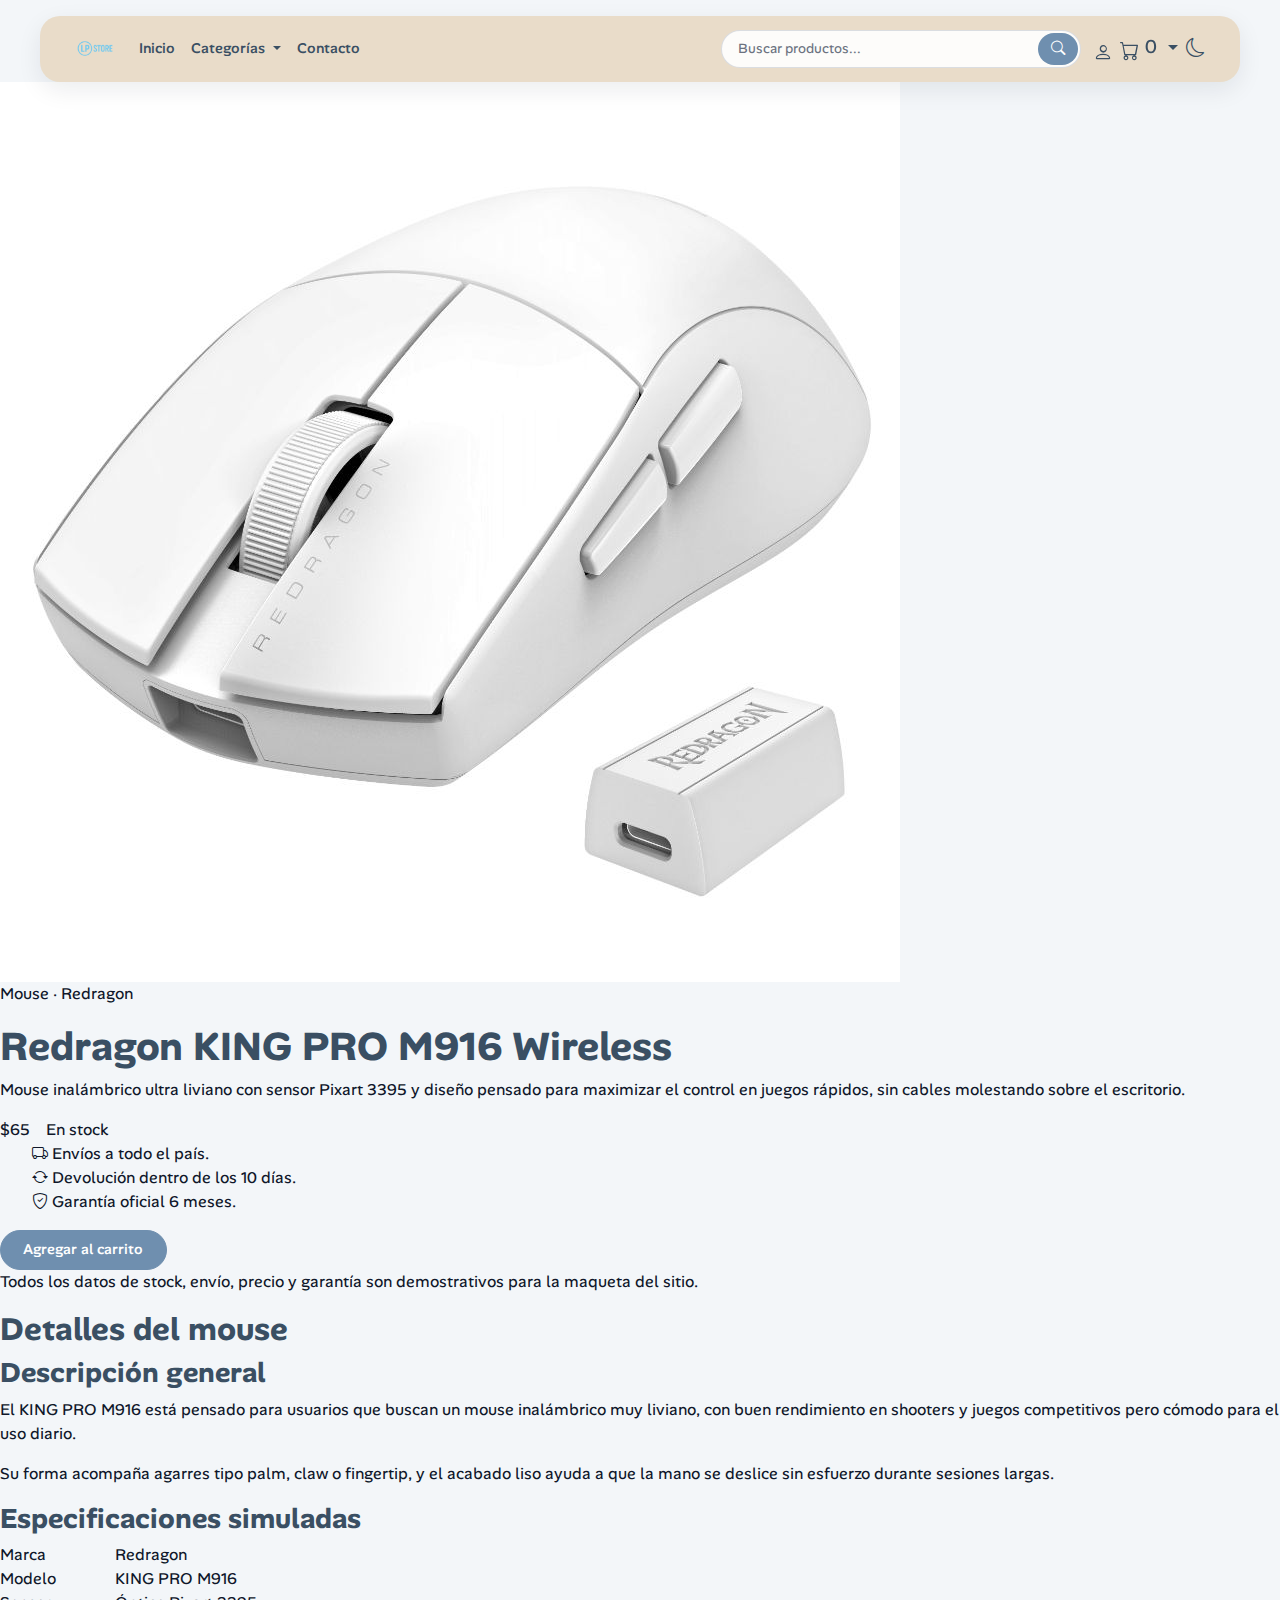
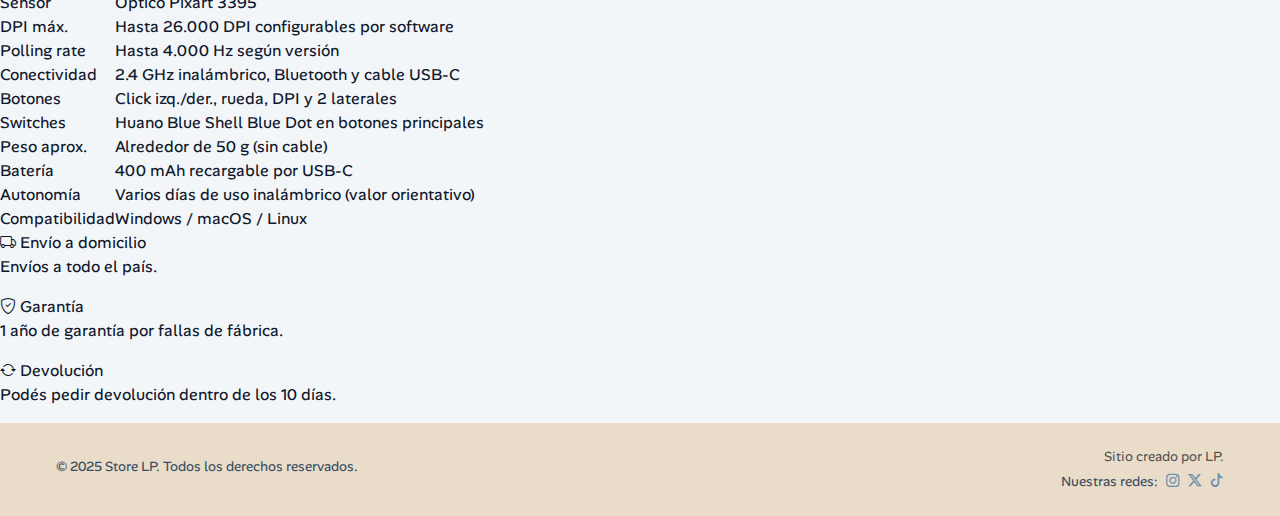
<file: pages/productos/mouses/redragon-king.html>
<!DOCTYPE html>
<html lang="es" data-bs-theme="light">

<head>
    <meta charset="UTF-8">
    <meta name="viewport" content="width=device-width, initial-scale=1.0">

    <title>Redragon KING PRO M916 | Store LP</title>
    <meta name="description"
        content="Mouse Redragon KING PRO M916 inalámbrico, ultra liviano y con sensor Pixart 3395 para un control preciso.">
    <meta name="keywords" content="mouse, redragon, king pro, m916, inalambrico, gamer, store lp">
    <meta name="author" content="Lucho LP">

    <link rel="preconnect" href="https://fonts.googleapis.com">
    <link rel="preconnect" href="https://fonts.gstatic.com" crossorigin>
    <link href="https://fonts.googleapis.com/css2?family=Alan+Sans&display=swap" rel="stylesheet">

    <link href="https://cdn.jsdelivr.net/npm/bootstrap@5.3.2/dist/css/bootstrap.min.css" rel="stylesheet">
    <link rel="stylesheet" href="https://cdn.jsdelivr.net/npm/bootstrap-icons@1.11.3/font/bootstrap-icons.css">

    <link rel="stylesheet" href="../../../styles/style.css">
</head>

<body>

    <!-- ================= HEADER ================= -->
    <header>
        <nav class="navbar custom-navbar navbar-expand-md">
            <div class="container">

                <!-- Logo -->
                <a class="navbar-brand" href="../../../index.html">
                    <img src="../../../img/logos/lpstore.png" alt="Logo Store LP">
                </a>

                <button class="navbar-toggler" type="button" data-bs-toggle="collapse" data-bs-target="#mainNav"
                    aria-controls="mainNav" aria-expanded="false" aria-label="Toggle navigation">
                    <i class="bi bi-list"></i>
                </button>

                <div class="collapse navbar-collapse" id="mainNav">

                    <ul class="navbar-nav me-auto mb-2 mb-md-0">
                        <li class="nav-item">
                            <a class="nav-link" href="../../../index.html">Inicio</a>
                        </li>

                        <!-- Dropdown categorías -->
                        <li class="nav-item dropdown">
                            <a class="nav-link dropdown-toggle" href="#" id="categoriasDropdown" role="button"
                                data-bs-toggle="dropdown" aria-expanded="false">
                                Categorías
                            </a>
                            <ul class="dropdown-menu" aria-labelledby="categoriasDropdown">
                                <li><a class="dropdown-item" href="../../allprod.html">Todos los productos</a></li>
                                <li><a class="dropdown-item active" href="../../categoria-mouse.html">Mouse</a></li>
                                <li><a class="dropdown-item" href="../../categoria-mousepad.html">Mousepad</a></li>
                                <li><a class="dropdown-item" href="../../categoria-teclados.html">Teclado</a></li>
                                <li><a class="dropdown-item" href="../../categoria-audio.html">Audio</a></li>
                            </ul>
                        </li>

                        <li class="nav-item">
                            <a class="nav-link" href="../../contacto.html">Contacto</a>
                        </li>
                    </ul>

                    <!-- Buscador desktop -->
                    <form class="nav-search d-none d-md-flex" role="search">
                        <input class="nav-search-input" type="search" placeholder="Buscar productos..."
                            aria-label="Buscar">
                        <button class="nav-search-btn" type="submit">
                            <i class="bi bi-search"></i>
                        </button>
                    </form>

                    <!-- Acciones derecha -->
                    <div class="navbar-actions d-flex align-items-center gap-2">
                        <!-- Buscador mobile -->
                        <button class="icon-btn d-md-none" type="button" aria-label="Buscar">
                            <i class="bi bi-search"></i>
                        </button>

                        <!-- Cuenta -->
                        <a href="../../cuenta.html" class="icon-link" aria-label="Mi cuenta">
                            <i class="bi bi-person"></i>
                        </a>

                        <!-- Carrito -->
                        <div class="nav-item dropdown cart-dropdown">
                            <a class="icon-link dropdown-toggle position-relative" href="#" id="cartDropdown"
                                role="button" data-bs-toggle="dropdown" aria-expanded="false">
                                <i class="bi bi-cart"></i>
                                <span id="cart-count" class="cart-count-badge">0</span>
                            </a>

                            <div class="dropdown-menu dropdown-menu-end cart-menu p-3" aria-labelledby="cartDropdown">

                                <div class="cart-menu-header d-flex justify-content-between mb-2">
                                    <span>Carrito</span>
                                    <span id="mini-count" class="cart-count">0 items</span>
                                </div>

                                <p id="cart-empty-text" class="text-muted small">El carrito está vacío.</p>

                                <div id="cart-items"></div>

                                <div class="cart-menu-footer mt-2 pt-2 border-top d-flex justify-content-between">
                                    <span class="cart-total-label">Total:</span>
                                    <span id="cart-total" class="cart-total-price">$0</span>
                                </div>

                                <div class="cart-menu-actions mt-3 d-flex gap-2">
                                    <button id="btn-empty-cart" class="btn btn-outline-dark btn-sm w-50">Vaciar</button>
                                    <button class="btn btn-dark btn-sm w-50">Comprar</button>
                                </div>
                            </div>
                        </div>

                        <!-- Modo oscuro / claro -->
                        <button id="themeToggle" class="icon-btn" type="button" aria-label="Cambiar tema">
                            <i class="bi bi-moon"></i>
                        </button>
                    </div>

                </div>

            </div>
        </nav>
    </header>

    <!-- ================= MAIN ================= -->
    <main>

        <!-- ========== HERO DEL PRODUCTO ========== -->
        <section class="product-page">
            <div class="product-wrapper">

                <!-- Columna izquierda: imagen -->
                <div class="product-media">
                    <div class="product-media-main">
                        <img src="../../../img/productos/mouses/redragon-king.jpeg"
                            alt="Mouse Redragon KING PRO M916 Wireless">
                    </div>
                </div>

                <!-- Columna derecha: info -->
                <div class="product-info">
                    <p class="product-kicker">Mouse · Redragon</p>

                    <h1>Redragon KING PRO M916 Wireless</h1>

                    <p class="product-detail-text">
                        Mouse inalámbrico ultra liviano con sensor Pixart 3395 y diseño pensado para
                        maximizar el control en juegos rápidos, sin cables molestando sobre el escritorio.
                    </p>

                    <div class="d-flex align-items-baseline gap-3">
                        <span class="product-price">$65</span>
                        <span class="product-stock-pill">
                            <span class="product-stock-pill-dot"></span>
                            En stock
                        </span>
                    </div>

                    <ul class="product-meta-list">
                        <li class="product-meta-item">
                            <i class="bi bi-truck"></i>
                            Envíos a todo el país.
                        </li>
                        <li class="product-meta-item">
                            <i class="bi bi-arrow-repeat"></i>
                            Devolución dentro de los 10 días.
                        </li>
                        <li class="product-meta-item">
                            <i class="bi bi-shield-check"></i>
                            Garantía oficial 6 meses.
                        </li>
                    </ul>

                    <div class="product-actions">
                        <button class="btn btn-dark btn-add-cart" data-id="mouseRedragonKing"
                            data-name="Redragon KING PRO M916 Wireless" data-price="65">
                            Agregar al carrito
                        </button>
                    </div>

                    <p class="product-note">
                        Todos los datos de stock, envío, precio y garantía son demostrativos para la maqueta del sitio.
                    </p>
                </div>

            </div>
        </section>

        <!-- ========== DETALLES DEL MOUSE ========== -->
        <section>
            <div class="product-details-header">
                <h2>Detalles del mouse</h2>
            </div>

            <div class="product-detail-grid">
                <!-- DESCRIPCIÓN -->
                <article class="product-detail-card">
                    <h3 class="product-detail-title">Descripción general</h3>
                    <p class="product-detail-text">
                        El KING PRO M916 está pensado para usuarios que buscan un mouse inalámbrico muy
                        liviano, con buen rendimiento en shooters y juegos competitivos pero cómodo para el
                        uso diario.
                    </p>
                    <p class="product-detail-text">
                        Su forma acompaña agarres tipo palm, claw o fingertip, y el acabado liso ayuda a que
                        la mano se deslice sin esfuerzo durante sesiones largas.
                    </p>
                </article>

                <!-- TABLA DE ESPECIFICACIONES -->
                <article class="product-detail-card">
                    <h3 class="product-detail-title">Especificaciones simuladas</h3>

                    <table class="product-spec-table">
                        <tbody>
                            <tr class="product-spec-row">
                                <td class="product-spec-label">Marca</td>
                                <td class="product-spec-value">Redragon</td>
                            </tr>
                            <tr class="product-spec-row">
                                <td class="product-spec-label">Modelo</td>
                                <td class="product-spec-value">KING PRO M916</td>
                            </tr>
                            <tr class="product-spec-row">
                                <td class="product-spec-label">Sensor</td>
                                <td class="product-spec-value">Óptico Pixart 3395</td>
                            </tr>
                            <tr class="product-spec-row">
                                <td class="product-spec-label">DPI máx.</td>
                                <td class="product-spec-value">Hasta 26.000 DPI configurables por software</td>
                            </tr>
                            <tr class="product-spec-row">
                                <td class="product-spec-label">Polling rate</td>
                                <td class="product-spec-value">Hasta 4.000 Hz según versión</td>
                            </tr>
                            <tr class="product-spec-row">
                                <td class="product-spec-label">Conectividad</td>
                                <td class="product-spec-value">2.4&nbsp;GHz inalámbrico, Bluetooth y cable USB-C</td>
                            </tr>
                            <tr class="product-spec-row">
                                <td class="product-spec-label">Botones</td>
                                <td class="product-spec-value">Click izq./der., rueda, DPI y 2 laterales</td>
                            </tr>
                            <tr class="product-spec-row">
                                <td class="product-spec-label">Switches</td>
                                <td class="product-spec-value">Huano Blue Shell Blue Dot en botones principales</td>
                            </tr>
                            <tr class="product-spec-row">
                                <td class="product-spec-label">Peso aprox.</td>
                                <td class="product-spec-value">Alrededor de 50&nbsp;g (sin cable)</td>
                            </tr>
                            <tr class="product-spec-row">
                                <td class="product-spec-label">Batería</td>
                                <td class="product-spec-value">400&nbsp;mAh recargable por USB-C</td>
                            </tr>
                            <tr class="product-spec-row">
                                <td class="product-spec-label">Autonomía</td>
                                <td class="product-spec-value">Varios días de uso inalámbrico (valor orientativo)</td>
                            </tr>
                            <tr class="product-spec-row">
                                <td class="product-spec-label">Compatibilidad</td>
                                <td class="product-spec-value">Windows / macOS / Linux</td>
                            </tr>
                        </tbody>
                    </table>
                </article>
            </div>
        </section>

        <!-- ========== ENVÍO Y GARANTÍA (CARDS) ========== -->
        <section class="product-benefits">
            <article class="product-benefit-card">
                <div class="product-benefit-header">
                    <span class="product-benefit-icon">
                        <i class="bi bi-truck"></i>
                    </span>
                    <span>Envío a domicilio</span>
                </div>
                <p class="product-benefit-text">
                    Envíos a todo el país.
                </p>
            </article>

            <article class="product-benefit-card">
                <div class="product-benefit-header">
                    <span class="product-benefit-icon">
                        <i class="bi bi-shield-check"></i>
                    </span>
                    <span>Garantía</span>
                </div>
                <p class="product-benefit-text">
                    1 año de garantía por fallas de fábrica.
                </p>
            </article>

            <article class="product-benefit-card">
                <div class="product-benefit-header">
                    <span class="product-benefit-icon">
                        <i class="bi bi-arrow-repeat"></i>
                    </span>
                    <span>Devolución</span>
                </div>
                <p class="product-benefit-text">
                    Podés pedir devolución dentro de los 10 días.
                </p>
            </article>
        </section>

    </main>

    <!-- ================= FOOTER ================= -->
    <footer class="footer">
        <div
            class="container footer-content d-flex flex-column flex-md-row justify-content-between align-items-center gap-2">
            <!-- Izquierda -->
            <div class="footer-left">
                <p class="mb-1">© 2025 Store LP. Todos los derechos reservados.</p>
            </div>

            <!-- Derecha -->
            <div class="footer-right text-md-end text-center">
                <p class="mb-1 text-muted">Sitio creado por LP.</p>

                <div
                    class="footer-social d-flex align-items-center justify-content-md-end justify-content-center gap-2">
                    <span class="footer-social-label">Nuestras redes:</span>

                    <a href="https://www.instagram.com/" target="_blank" aria-label="Instagram">
                        <i class="bi bi-instagram"></i>
                    </a>

                    <a href="https://x.com/" target="_blank" aria-label="X (Twitter)">
                        <i class="bi bi-twitter-x"></i>
                    </a>

                    <a href="https://www.tiktok.com/" target="_blank" aria-label="TikTok">
                        <i class="bi bi-tiktok"></i>
                    </a>
                </div>
            </div>
        </div>
    </footer>

    <!-- JS de Bootstrap -->
    <script src="https://cdn.jsdelivr.net/npm/bootstrap@5.3.2/dist/js/bootstrap.bundle.min.js"></script>
    <!-- Modo oscuro / claro -->
    <script src="../../../scripts/theme.js"></script>
</body>

</html>
</file>
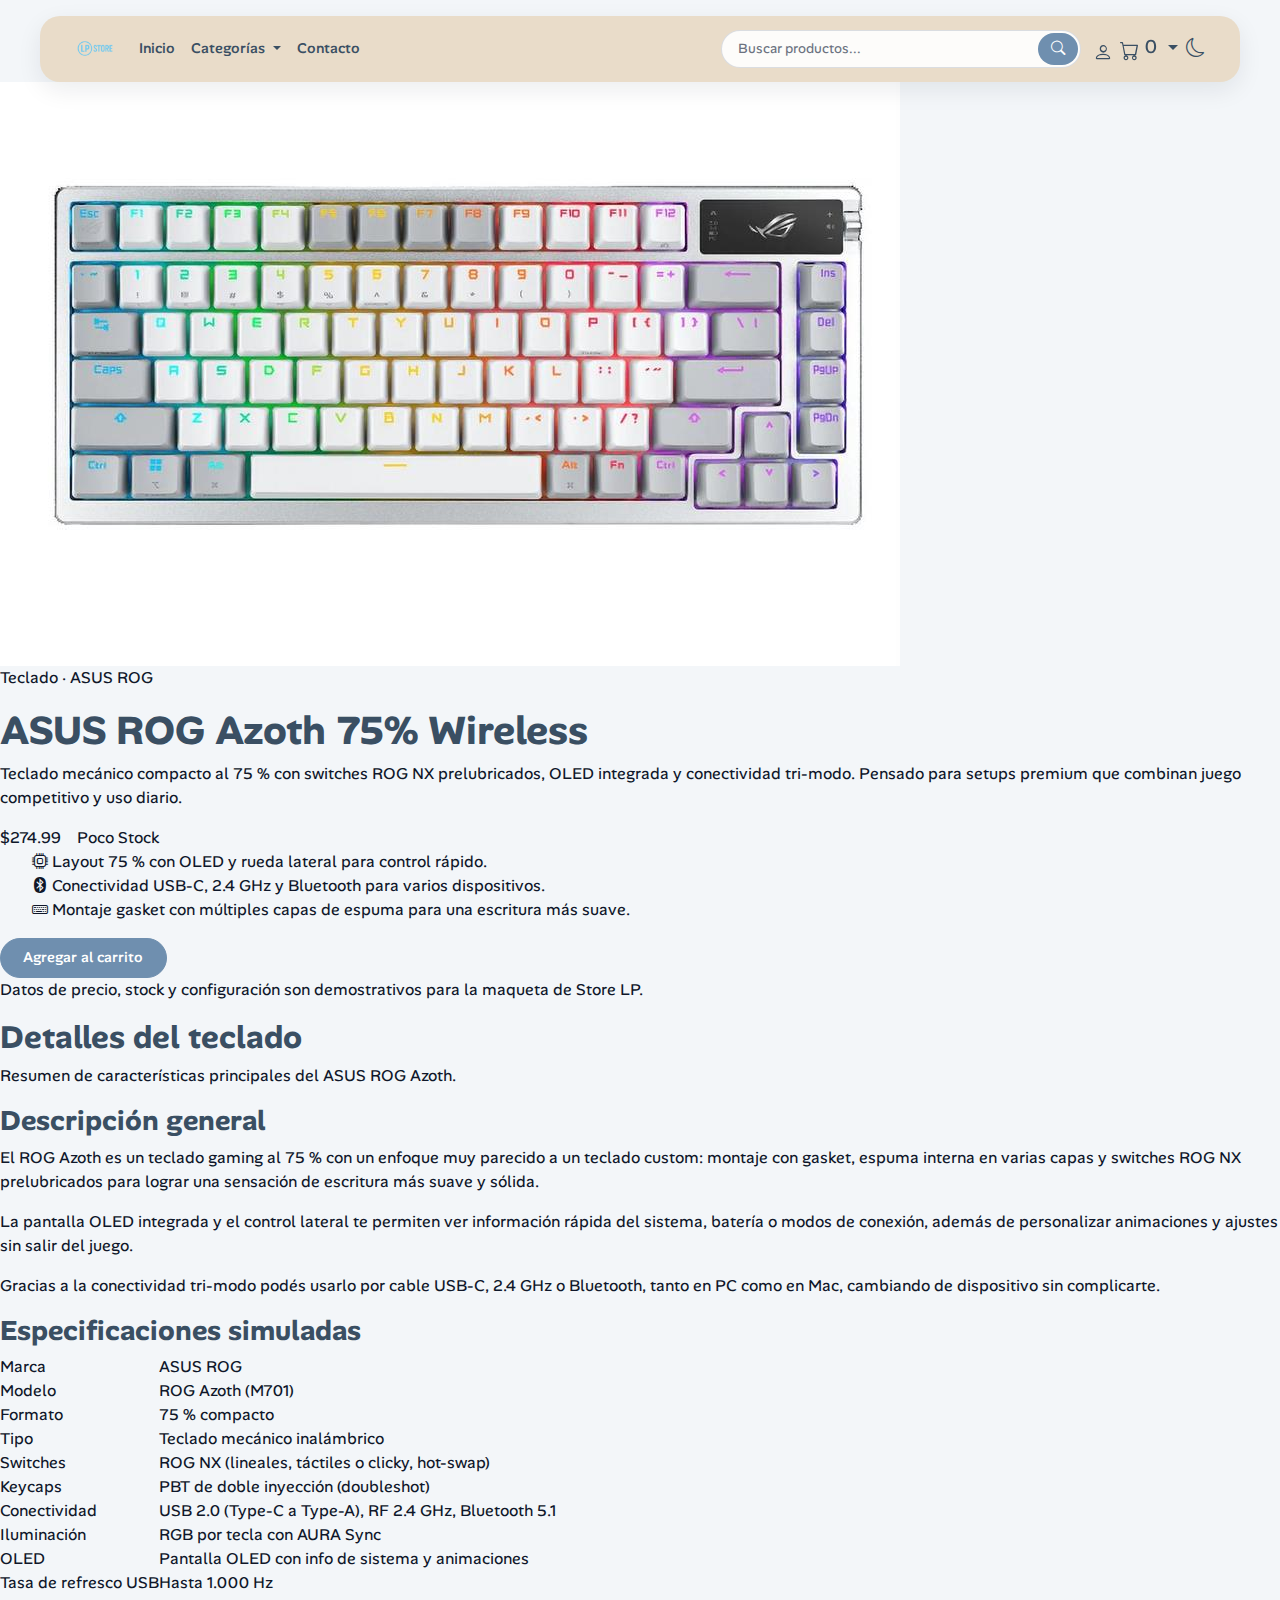
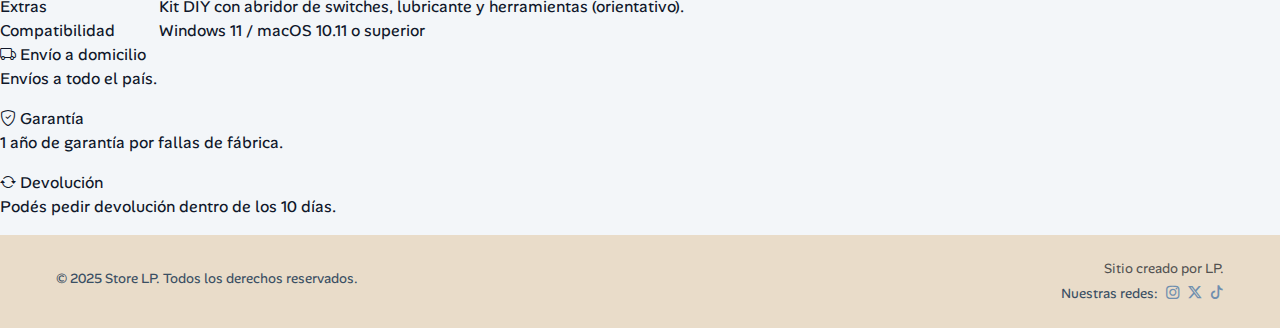
<file: pages/productos/teclados/asus-m701.html>
<!DOCTYPE html>
<html lang="es" data-bs-theme="light">

<head>
    <meta charset="UTF-8">
    <meta name="viewport" content="width=device-width, initial-scale=1.0">

    <title>ASUS ROG Azoth | Store LP</title>
    <meta name="description"
        content="Teclado mecánico inalámbrico ASUS ROG Azoth 75%, con switches ROG NX, OLED y conectividad tri-modo.">
    <meta name="keywords" content="teclado, asus rog azoth, m701, mecanico, 75, wireless, gamer, store lp">
    <meta name="author" content="Lucho LP">

    <link rel="preconnect" href="https://fonts.googleapis.com">
    <link rel="preconnect" href="https://fonts.gstatic.com" crossorigin>
    <link href="https://fonts.googleapis.com/css2?family=Alan+Sans&display=swap" rel="stylesheet">

    <link href="https://cdn.jsdelivr.net/npm/bootstrap@5.3.2/dist/css/bootstrap.min.css" rel="stylesheet">
    <link rel="stylesheet" href="https://cdn.jsdelivr.net/npm/bootstrap-icons@1.11.3/font/bootstrap-icons.css">

    <!-- Desde /pages/productos subimos 2 niveles -->
    <link rel="stylesheet" href="../../../styles/style.css">
</head>

<body>

    <!-- ================= HEADER ================= -->
    <header>
        <nav class="navbar custom-navbar navbar-expand-md">
            <div class="container">

                <!-- Logo -->
                <a class="navbar-brand" href="../../../index.html">
                    <img src="../../../img/logos/lpstore.png" alt="Logo Store LP">
                </a>

                <button class="navbar-toggler" type="button" data-bs-toggle="collapse" data-bs-target="#mainNav"
                    aria-controls="mainNav" aria-expanded="false" aria-label="Toggle navigation">
                    <i class="bi bi-list"></i>
                </button>

                <div class="collapse navbar-collapse" id="mainNav">

                    <ul class="navbar-nav me-auto mb-2 mb-md-0">
                        <li class="nav-item">
                            <a class="nav-link" href="../../../index.html">Inicio</a>
                        </li>

                        <!-- Dropdown categorías -->
                        <li class="nav-item dropdown">
                            <a class="nav-link dropdown-toggle" href="#" id="categoriasDropdown" role="button"
                                data-bs-toggle="dropdown" aria-expanded="false">
                                Categorías
                            </a>
                            <ul class="dropdown-menu" aria-labelledby="categoriasDropdown">
                                <li><a class="dropdown-item" href="../../allprod.html">Todos los productos</a></li>
                                <li><a class="dropdown-item" href="../../categoria-mouse.html">Mouse</a></li>
                                <li><a class="dropdown-item" href="../../categoria-mousepad.html">Mousepad</a></li>
                                <li><a class="dropdown-item active" href="../../categoria-teclados.html">Teclado</a>
                                </li>
                                <li><a class="dropdown-item" href="../../categoria-audio.html">Audio</a></li>
                            </ul>
                        </li>

                        <li class="nav-item">
                            <a class="nav-link" href="../../contacto.html">Contacto</a>
                        </li>
                    </ul>

                    <!-- Buscador desktop -->
                    <form class="nav-search d-none d-md-flex" role="search">
                        <input class="nav-search-input" type="search" placeholder="Buscar productos..."
                            aria-label="Buscar">
                        <button class="nav-search-btn" type="submit">
                            <i class="bi bi-search"></i>
                        </button>
                    </form>

                    <!-- Acciones derecha -->
                    <div class="navbar-actions d-flex align-items-center gap-2">
                        <!-- Buscador mobile -->
                        <button class="icon-btn d-md-none" type="button" aria-label="Buscar">
                            <i class="bi bi-search"></i>
                        </button>

                        <!-- Cuenta -->
                        <a href="../../cuenta.html" class="icon-link" aria-label="Mi cuenta">
                            <i class="bi bi-person"></i>
                        </a>

                        <!-- Carrito -->
                        <div class="nav-item dropdown cart-dropdown">
                            <a class="icon-link dropdown-toggle position-relative" href="#" id="cartDropdown"
                                role="button" data-bs-toggle="dropdown" aria-expanded="false">
                                <i class="bi bi-cart"></i>
                                <span id="cart-count" class="cart-count-badge">0</span>
                            </a>

                            <div class="dropdown-menu dropdown-menu-end cart-menu p-3" aria-labelledby="cartDropdown">

                                <div class="cart-menu-header d-flex justify-content-between mb-2">
                                    <span>Carrito</span>
                                    <span id="mini-count" class="cart-count">0 items</span>
                                </div>

                                <p id="cart-empty-text" class="text-muted small">El carrito está vacío.</p>

                                <div id="cart-items"></div>

                                <div class="cart-menu-footer mt-2 pt-2 border-top d-flex justify-content-between">
                                    <span class="cart-total-label">Total:</span>
                                    <span id="cart-total" class="cart-total-price">$0</span>
                                </div>

                                <div class="cart-menu-actions mt-3 d-flex gap-2">
                                    <button id="btn-empty-cart" class="btn btn-outline-dark btn-sm w-50">Vaciar</button>
                                    <button class="btn btn-dark btn-sm w-50">Comprar</button>
                                </div>
                            </div>
                        </div>

                        <!-- Modo oscuro / claro -->
                        <button id="themeToggle" class="icon-btn" type="button" aria-label="Cambiar tema">
                            <i class="bi bi-moon"></i>
                        </button>
                    </div>

                </div>

            </div>
        </nav>
    </header>

    <!-- ================= MAIN ================= -->
    <main>

        <!-- ========== HERO DEL PRODUCTO ========== -->
        <section class="product-page">
            <div class="product-wrapper">

                <!-- Columna izquierda: imagen -->
                <div class="product-media">
                    <div class="product-media-main">
                        <img src="../../../img/productos/teclados/asus-m701.jpg"
                            alt="Teclado ASUS ROG Azoth 75% Wireless">
                    </div>
                </div>

                <!-- Columna derecha: info -->
                <div class="product-info">
                    <p class="product-kicker">Teclado · ASUS ROG</p>

                    <h1>ASUS ROG Azoth 75% Wireless</h1>

                    <p class="product-detail-text">
                        Teclado mecánico compacto al 75&nbsp;% con switches ROG NX prelubricados, OLED integrada y
                        conectividad tri-modo. Pensado para setups premium que combinan juego competitivo y uso diario.
                    </p>

                    <div class="d-flex align-items-baseline gap-3">
                        <span class="product-price">$274.99</span>
                        <span class="product-stock-pill low-stock">
                            <span class="product-stock-pill-dot"></span>
                            Poco Stock
                        </span>
                    </div>

                    <ul class="product-meta-list">
                        <li class="product-meta-item">
                            <i class="bi bi-cpu"></i>
                            Layout 75&nbsp;% con OLED y rueda lateral para control rápido.
                        </li>
                        <li class="product-meta-item">
                            <i class="bi bi-bluetooth"></i>
                            Conectividad USB-C, 2.4&nbsp;GHz y Bluetooth para varios dispositivos.
                        </li>
                        <li class="product-meta-item">
                            <i class="bi bi-keyboard"></i>
                            Montaje gasket con múltiples capas de espuma para una escritura más suave.
                        </li>
                    </ul>

                    <div class="product-actions">
                        <button class="btn btn-dark btn-add-cart" data-id="tecladoAsusAzoth"
                            data-name="ASUS ROG Azoth 75% Wireless" data-price="274.99">
                            Agregar al carrito
                        </button>
                    </div>

                    <p class="product-note">
                        Datos de precio, stock y configuración son demostrativos para la maqueta de Store LP.
                    </p>
                </div>

            </div>
        </section>

        <!-- ========== DETALLES DEL TECLADO ========== -->
        <section>
            <div class="product-details-header">
                <h2>Detalles del teclado</h2>
                <p>Resumen de características principales del ASUS ROG Azoth.</p>
            </div>

            <div class="product-detail-grid">
                <!-- DESCRIPCIÓN -->
                <article class="product-detail-card">
                    <h3 class="product-detail-title">Descripción general</h3>
                    <p class="product-detail-text">
                        El ROG Azoth es un teclado gaming al 75&nbsp;% con un enfoque muy parecido a un teclado
                        custom: montaje con gasket, espuma interna en varias capas y switches ROG NX prelubricados para
                        lograr una sensación de escritura más suave y sólida.
                    </p>
                    <p class="product-detail-text">
                        La pantalla OLED integrada y el control lateral te permiten ver información rápida del sistema,
                        batería o modos de conexión, además de personalizar animaciones y ajustes sin salir del juego.
                    </p>
                    <p class="product-detail-text">
                        Gracias a la conectividad tri-modo podés usarlo por cable USB-C, 2.4&nbsp;GHz o Bluetooth, tanto
                        en PC como en Mac, cambiando de dispositivo sin complicarte.
                    </p>
                </article>

                <!-- TABLA DE ESPECIFICACIONES -->
                <article class="product-detail-card">
                    <h3 class="product-detail-title">Especificaciones simuladas</h3>

                    <table class="product-spec-table">
                        <tbody>
                            <tr class="product-spec-row">
                                <td class="product-spec-label">Marca</td>
                                <td class="product-spec-value">ASUS ROG</td>
                            </tr>
                            <tr class="product-spec-row">
                                <td class="product-spec-label">Modelo</td>
                                <td class="product-spec-value">ROG Azoth (M701)</td>
                            </tr>
                            <tr class="product-spec-row">
                                <td class="product-spec-label">Formato</td>
                                <td class="product-spec-value">75&nbsp;% compacto</td>
                            </tr>
                            <tr class="product-spec-row">
                                <td class="product-spec-label">Tipo</td>
                                <td class="product-spec-value">Teclado mecánico inalámbrico</td>
                            </tr>
                            <tr class="product-spec-row">
                                <td class="product-spec-label">Switches</td>
                                <td class="product-spec-value">ROG NX (lineales, táctiles o clicky, hot-swap)</td>
                            </tr>
                            <tr class="product-spec-row">
                                <td class="product-spec-label">Keycaps</td>
                                <td class="product-spec-value">PBT de doble inyección (doubleshot)</td>
                            </tr>
                            <tr class="product-spec-row">
                                <td class="product-spec-label">Conectividad</td>
                                <td class="product-spec-value">USB 2.0 (Type-C a Type-A), RF 2.4&nbsp;GHz, Bluetooth 5.1
                                </td>
                            </tr>
                            <tr class="product-spec-row">
                                <td class="product-spec-label">Iluminación</td>
                                <td class="product-spec-value">RGB por tecla con AURA Sync</td>
                            </tr>
                            <tr class="product-spec-row">
                                <td class="product-spec-label">OLED</td>
                                <td class="product-spec-value">Pantalla OLED con info de sistema y animaciones</td>
                            </tr>
                            <tr class="product-spec-row">
                                <td class="product-spec-label">Tasa de refresco USB</td>
                                <td class="product-spec-value">Hasta 1.000 Hz</td>
                            </tr>
                            <tr class="product-spec-row">
                                <td class="product-spec-label">Extras</td>
                                <td class="product-spec-value">
                                    Kit DIY con abridor de switches, lubricante y herramientas (orientativo).
                                </td>
                            </tr>
                            <tr class="product-spec-row">
                                <td class="product-spec-label">Compatibilidad</td>
                                <td class="product-spec-value">Windows 11 / macOS 10.11 o superior</td>
                            </tr>
                        </tbody>
                    </table>
                </article>
            </div>
        </section>

        <!-- ========== ENVÍO Y GARANTÍA (CARDS) ========== -->
        <section class="product-benefits">
            <article class="product-benefit-card">
                <div class="product-benefit-header">
                    <span class="product-benefit-icon">
                        <i class="bi bi-truck"></i>
                    </span>
                    <span>Envío a domicilio</span>
                </div>
                <p class="product-benefit-text">
                    Envíos a todo el país.
                </p>
            </article>

            <article class="product-benefit-card">
                <div class="product-benefit-header">
                    <span class="product-benefit-icon">
                        <i class="bi bi-shield-check"></i>
                    </span>
                    <span>Garantía</span>
                </div>
                <p class="product-benefit-text">
                    1 año de garantía por fallas de fábrica.
                </p>
            </article>

            <article class="product-benefit-card">
                <div class="product-benefit-header">
                    <span class="product-benefit-icon">
                        <i class="bi bi-arrow-repeat"></i>
                    </span>
                    <span>Devolución</span>
                </div>
                <p class="product-benefit-text">
                    Podés pedir devolución dentro de los 10 días.
                </p>
            </article>
        </section>

    </main>

    <!-- ================= FOOTER ================= -->
    <footer class="footer">
        <div
            class="container footer-content d-flex flex-column flex-md-row justify-content-between align-items-center gap-2">
            <!-- Izquierda -->
            <div class="footer-left">
                <p class="mb-1">© 2025 Store LP. Todos los derechos reservados.</p>
            </div>

            <!-- Derecha -->
            <div class="footer-right text-md-end text-center">
                <p class="mb-1 text-muted">Sitio creado por LP.</p>

                <div
                    class="footer-social d-flex align-items-center justify-content-md-end justify-content-center gap-2">
                    <span class="footer-social-label">Nuestras redes:</span>

                    <a href="https://www.instagram.com/" target="_blank" aria-label="Instagram">
                        <i class="bi bi-instagram"></i>
                    </a>

                    <a href="https://x.com/" target="_blank" aria-label="X (Twitter)">
                        <i class="bi bi-twitter-x"></i>
                    </a>

                    <a href="https://www.tiktok.com/" target="_blank" aria-label="TikTok">
                        <i class="bi bi-tiktok"></i>
                    </a>
                </div>
            </div>
        </div>
    </footer>

    <!-- JS de Bootstrap -->
    <script src="https://cdn.jsdelivr.net/npm/bootstrap@5.3.2/dist/js/bootstrap.bundle.min.js"></script>
    <!-- Modo oscuro / claro -->
    <script src="../../../scripts/theme.js"></script>
</body>

</html>
</file>
<file: styles/style.css>
@charset "UTF-8";
/* ============================================
   VARIABLES – PALETA 1989 (Taylor's Version)
   ============================================ */
/* ===== FONDOS PRINCIPALES ===== */
/* ===== TEXTOS ===== */
/* ===== ACENTOS (1989) ===== */
/* ===== BORDES, SOMBRAS ===== */
/* ===== TIPOGRAFÍA ===== */
/* ===== RADIOS ===== */
/* ===== TAMAÑO MÁXIMO DE CONTENIDO ===== */
/* ===== COLORES NEUTROS ===== */
/* ============================================
   🔥 ALIAS COMPATIBLES PARA QUE NADA SE ROMPA
   (soporta archivos viejos que usaban $bg o $text)
   ============================================ */
/* ============================================
   BASE / RESET GLOBAL
   ============================================ */
/* Reset básico para que todo parta igual */
*,
*::before,
*::after {
  margin: 0;
  padding: 0;
  box-sizing: border-box;
}

/* Body global usando variables semánticas */
body {
  font-family: "Alan Sans", sans-serif;
  background-color: #F3F6F9;
  color: #0F172A;
  line-height: 1.5;
  -webkit-font-smoothing: antialiased;
}

/* Imágenes */
img {
  max-width: 100%;
  display: block;
  height: auto;
}

/* Títulos más suaves por defecto */
h1,
h2,
h3,
h4,
h5,
h6 {
  color: #3A4F63;
  font-weight: 700;
}

/* Enlaces */
a {
  color: #6F8FAF;
  text-decoration: none;
  transition: color 0.2s ease;
}
a:hover {
  color: #3A4F63;
}

/* Listas */
ul,
li {
  list-style: none;
}

/* Contenedor global (opcional, varios parciales lo redefinen) */
.container {
  max-width: 1200px;
  margin: 0 auto;
  padding: 0 1rem;
}

/* Estilos generales de botones (reforzados por parciales) */
button,
.btn {
  cursor: pointer;
  border: none;
  outline: none;
  font-family: "Alan Sans", sans-serif;
}

/* Inputs y forms */
input,
textarea,
select {
  font-family: "Alan Sans", sans-serif;
  border-radius: 16px;
  border: 1px solid #D1D5DB;
  padding: 0.5rem 0.75rem;
}

/* Tabla limpia */
table {
  border-collapse: collapse;
}

/* Footer base */
footer {
  background-color: #E9DCC9;
  color: #3A4F63;
  padding: 1.5rem 0;
  text-align: center;
}

/* Espaciados globales */
section {
  width: 100%;
}

header {
  width: 100%;
  padding-top: 1rem;
}

/* NAVBAR principal con bordes redondeados tipo 1989 */
.custom-navbar {
  background-color: #E9DCC9;
  border-radius: 20px;
  max-width: 1200px;
  margin: 0 auto;
  box-shadow: 0 8px 24px rgba(15, 23, 42, 0.08);
  padding-inline: 1.2rem;
}

/* BRAND */
.custom-navbar .navbar-brand {
  display: flex;
  align-items: center;
  gap: 0.5rem;
  font-weight: 600;
  letter-spacing: 0.06em;
  text-transform: uppercase;
  color: #3A4F63;
}
.custom-navbar .navbar-brand img {
  height: 40px;
  width: 40px;
  border-radius: 50%;
  object-fit: cover;
}
.custom-navbar .navbar-brand span {
  font-size: 0.9rem;
}

/* LINKS (Inicio / Categorías / Contacto) */
.custom-navbar .navbar-nav .nav-link {
  color: #3A4F63;
  font-size: 0.9rem;
  font-weight: 500;
  padding-inline: 0.5rem;
  transition: color 0.15s ease;
}
.custom-navbar .navbar-nav .nav-link:hover, .custom-navbar .navbar-nav .nav-link.active {
  color: #3A4F63;
}

/* Dropdown Bootstrap adaptado */
.custom-navbar .dropdown-menu {
  border-radius: 12px;
  border: 1px solid #D1D5DB;
  box-shadow: 0 8px 24px rgba(15, 23, 42, 0.08);
  background-color: #FFFFFF;
  padding: 0.4rem 0;
  font-size: 0.85rem;
}

.custom-navbar .dropdown-item {
  padding: 0.4rem 0.9rem;
  color: #0F172A;
}
.custom-navbar .dropdown-item:hover {
  background-color: #F3F6F9;
  color: #3A4F63;
}

/* BOTÓN HAMBURGUESA */
.custom-navbar .navbar-toggler {
  border: none;
  padding: 0.25rem 0.5rem;
  border-radius: 0.75rem;
  background-color: rgba(255, 255, 255, 0.8);
}

.custom-navbar .navbar-toggler:focus {
  box-shadow: 0 0 0 2px rgba(111, 143, 175, 0.5);
}

.custom-navbar .navbar-toggler i {
  font-size: 1.4rem;
  color: #3A4F63;
}

/* ACCIONES (cuenta, carrito, lupa mobile) */
.navbar-actions {
  margin-left: 0.75rem;
}

.icon-link {
  text-decoration: none;
  color: #3A4F63;
  font-size: 1.2rem;
  display: inline-flex;
  align-items: center;
}
.icon-link:hover {
  color: #3A4F63;
}

.icon-btn {
  border: none;
  background: transparent;
  color: #3A4F63;
  display: inline-flex;
  align-items: center;
  justify-content: center;
  font-size: 1.2rem;
  cursor: pointer;
}
.icon-btn:hover {
  color: #3A4F63;
}

/* BUSCADOR (desktop) */
.nav-search {
  flex: 1;
  max-width: 360px;
  display: flex;
  align-items: center;
  background-color: rgba(255, 255, 255, 0.9);
  border-radius: 999px;
  padding: 0.1rem;
  border: 1px solid rgba(209, 213, 219, 0.8);
}

.nav-search-input {
  flex: 1;
  border: none;
  outline: none;
  background: transparent;
  padding: 0.35rem 0.9rem;
  font-size: 0.85rem;
  color: #0F172A;
}
.nav-search-input::placeholder {
  color: #6B7280;
}

.nav-search-btn {
  border-radius: 999px;
  border: none;
  background-color: #6F8FAF;
  color: #ffffff;
  padding: 0.35rem 0.8rem;
  display: flex;
  align-items: center;
  justify-content: center;
  font-size: 0.85rem;
  cursor: pointer;
  transition: background-color 0.15s ease;
}
.nav-search-btn i {
  font-size: 0.9rem;
}
.nav-search-btn:hover {
  background-color: #3A4F63;
}

/* MINI CARRITO (reutilizamos tu estilo anterior) */
.cart-menu {
  width: 260px;
  padding: 0.6rem 0.8rem 0.8rem;
}

.cart-menu-header {
  display: flex;
  justify-content: space-between;
  align-items: center;
  padding-bottom: 0.3rem;
  border-bottom: 1px solid rgba(209, 213, 219, 0.7);
  margin-bottom: 0.4rem;
}
.cart-menu-header span:first-child {
  font-weight: 600;
  font-size: 0.85rem;
}
.cart-menu-header .cart-count {
  font-size: 0.8rem;
  color: #6B7280;
}

.cart-item {
  padding: 0.3rem 0;
}

.cart-item-info {
  display: flex;
  flex-direction: column;
  gap: 0.1rem;
}

.cart-item-name {
  font-size: 0.8rem;
  color: #0F172A;
}

.cart-item-price {
  font-size: 0.8rem;
  font-weight: 600;
  color: #3A4F63;
}

.cart-menu-footer {
  display: flex;
  justify-content: space-between;
  align-items: center;
  margin-top: 0.4rem;
  padding-top: 0.4rem;
  border-top: 1px solid rgba(209, 213, 219, 0.7);
  font-size: 0.8rem;
}
.cart-menu-footer .cart-total-label {
  color: #6B7280;
}
.cart-menu-footer .cart-total-price {
  font-weight: 600;
  color: #3A4F63;
}

.cart-menu-actions {
  display: flex;
  gap: 0.5rem;
  margin-top: 0.5rem;
}
.cart-menu-actions .btn-sm {
  font-size: 0.75rem;
  padding: 0.3rem 0.7rem;
}

/* ================= HERO ================= */
.hero {
  padding: 3rem 0 2.5rem;
}

.hero-content {
  max-width: 1200px;
  margin: 0 auto;
  padding: 3rem 0;
  display: flex;
  flex-direction: column;
  align-items: flex-start;
  gap: 1.5rem;
}

.hero-text h1 {
  font-size: 2.4rem;
  font-weight: 800;
  margin-bottom: 0.8rem;
  color: #3A4F63;
}

.hero-text p {
  color: #6B7280;
  max-width: 460px;
  margin-bottom: 1.5rem;
}

/* Botones del hero (usan esquema global) */
.hero-buttons {
  display: flex;
  gap: 0.75rem;
}

.btn {
  border-radius: 999px;
  font-size: 0.9rem;
  font-weight: 500;
  padding: 0.5rem 1.4rem;
  border: 1px solid #3A4F63;
}

.btn-dark {
  background-color: #6F8FAF;
  color: #ffffff;
  border-color: #6F8FAF;
}
.btn-dark:hover {
  background-color: #3A4F63;
  border-color: #3A4F63;
}

.btn-outline {
  background-color: transparent;
  color: #3A4F63;
  border-color: #3A4F63;
}
.btn-outline:hover {
  background-color: #3A4F63;
  color: #ffffff;
}

/* ================= FRANJA DE MARCAS ================= */
.brands-strip {
  background-color: #FFFFFF;
  border-top: 1px solid rgb(251.9146341463, 252.1829268293, 252.5853658537);
  border-bottom: 1px solid rgb(251.9146341463, 252.1829268293, 252.5853658537);
  padding: 0.75rem 0 1.1rem;
}
.brands-strip .container {
  max-width: 1200px;
  margin: 0 auto;
  padding: 0 1rem;
}

/* CARRUSEL DE MARCAS */
.brands-carousel {
  overflow: hidden;
  width: 100%;
}

.brands-track {
  display: flex;
  align-items: center;
  gap: 4.5rem;
  width: max-content;
  animation: scroll-logos 20s linear infinite;
}

.brands-track img {
  height: 40px;
  width: auto;
  object-fit: contain;
  opacity: 1;
  filter: none;
  transition: transform 0.25s ease;
  padding: 0 6px;
}

.brands-track img:hover {
  transform: scale(1.05);
}

/* 3 sets => movemos 1/3 (33.333%) */
@keyframes scroll-logos {
  0% {
    transform: translateX(0);
  }
  100% {
    transform: translateX(-33.333%);
  }
}
/* ================= PRODUCTOS DESTACADOS ================= */
.destacados {
  padding: 3.5rem 0;
  background-color: #F3F6F9;
}

.titulo-destacados {
  max-width: 1200px;
  margin: 0 auto 1.5rem;
  display: flex;
  justify-content: space-between;
  align-items: center;
}
.titulo-destacados h2 {
  font-size: 0.95rem;
  letter-spacing: 0.08em;
  text-transform: uppercase;
  color: #3A4F63;
}
.titulo-destacados .ver-todos {
  font-size: 0.85rem;
  color: #6B7280;
  text-decoration: none;
}
.titulo-destacados .ver-todos:hover {
  color: #3A4F63;
}

.productos-grid {
  max-width: 1200px;
  margin: 0 auto;
  display: grid;
  grid-template-columns: repeat(3, minmax(0, 1fr));
  gap: 1.5rem;
}

.producto-card {
  background-color: #FFFFFF;
  border-radius: 16px;
  border: 1px solid rgba(209, 213, 219, 0.6);
  box-shadow: 0 10px 30px rgba(15, 23, 42, 0.12);
  padding: 1rem 1.1rem 1.2rem;
  display: flex;
  flex-direction: column;
  align-items: center;
  gap: 0.4rem;
  transition: transform 0.2s ease, box-shadow 0.2s ease;
}
.producto-card:hover {
  transform: translateY(-4px);
  box-shadow: 0 18px 38px rgba(15, 23, 42, 0.18);
}

.producto-img {
  width: 100%;
  aspect-ratio: 4/3;
  display: flex;
  align-items: center;
  justify-content: center;
  margin-bottom: 0.4rem;
}
.producto-img img {
  max-width: 100%;
  max-height: 100%;
  object-fit: contain;
}

.descripcion {
  font-size: 0.85rem;
  color: #6B7280;
}

.precio {
  font-weight: 600;
  margin-bottom: 0.6rem;
  color: #3A4F63;
}

/* ===========================
   📱 HOME RESPONSIVE
   =========================== */
/* <= 992px: centramos texto y botones del hero */
@media (max-width: 992px) {
  .hero-text {
    text-align: center;
  }
  .hero-buttons {
    justify-content: center;
  }
}
/* <= 768px: hero COMPLETAMENTE centrado + grid 2 columnas */
@media (max-width: 768px) {
  .hero-content {
    align-items: center;
    text-align: center;
    padding: 3rem 1rem;
  }
  .hero-text {
    align-items: center;
    text-align: center;
    margin: 0 auto;
  }
  .hero-text p {
    max-width: 100%;
  }
  .hero-buttons {
    width: 100%;
    justify-content: center;
    gap: 0.75rem;
  }
  .productos-grid {
    grid-template-columns: repeat(2, 1fr);
    gap: 1rem;
  }
}
/* <= 576px: grid 1 columna y ajustes finos */
@media (max-width: 576px) {
  .productos-grid {
    grid-template-columns: 1fr;
    gap: 1.2rem;
  }
  .producto-card {
    padding: 1rem;
  }
  .brands-track img {
    height: 30px;
  }
}
.footer {
  background-color: #E9DCC9;
  color: #3A4F63;
  padding: 1.5rem 0;
  text-align: center;
}
.footer .footer-content {
  max-width: 1200px;
  margin: 0 auto;
  font-size: 0.85rem;
}
.footer .footer-content .text-muted {
  color: #6B7280;
}

/*# sourceMappingURL=style.css.map */
</file>
